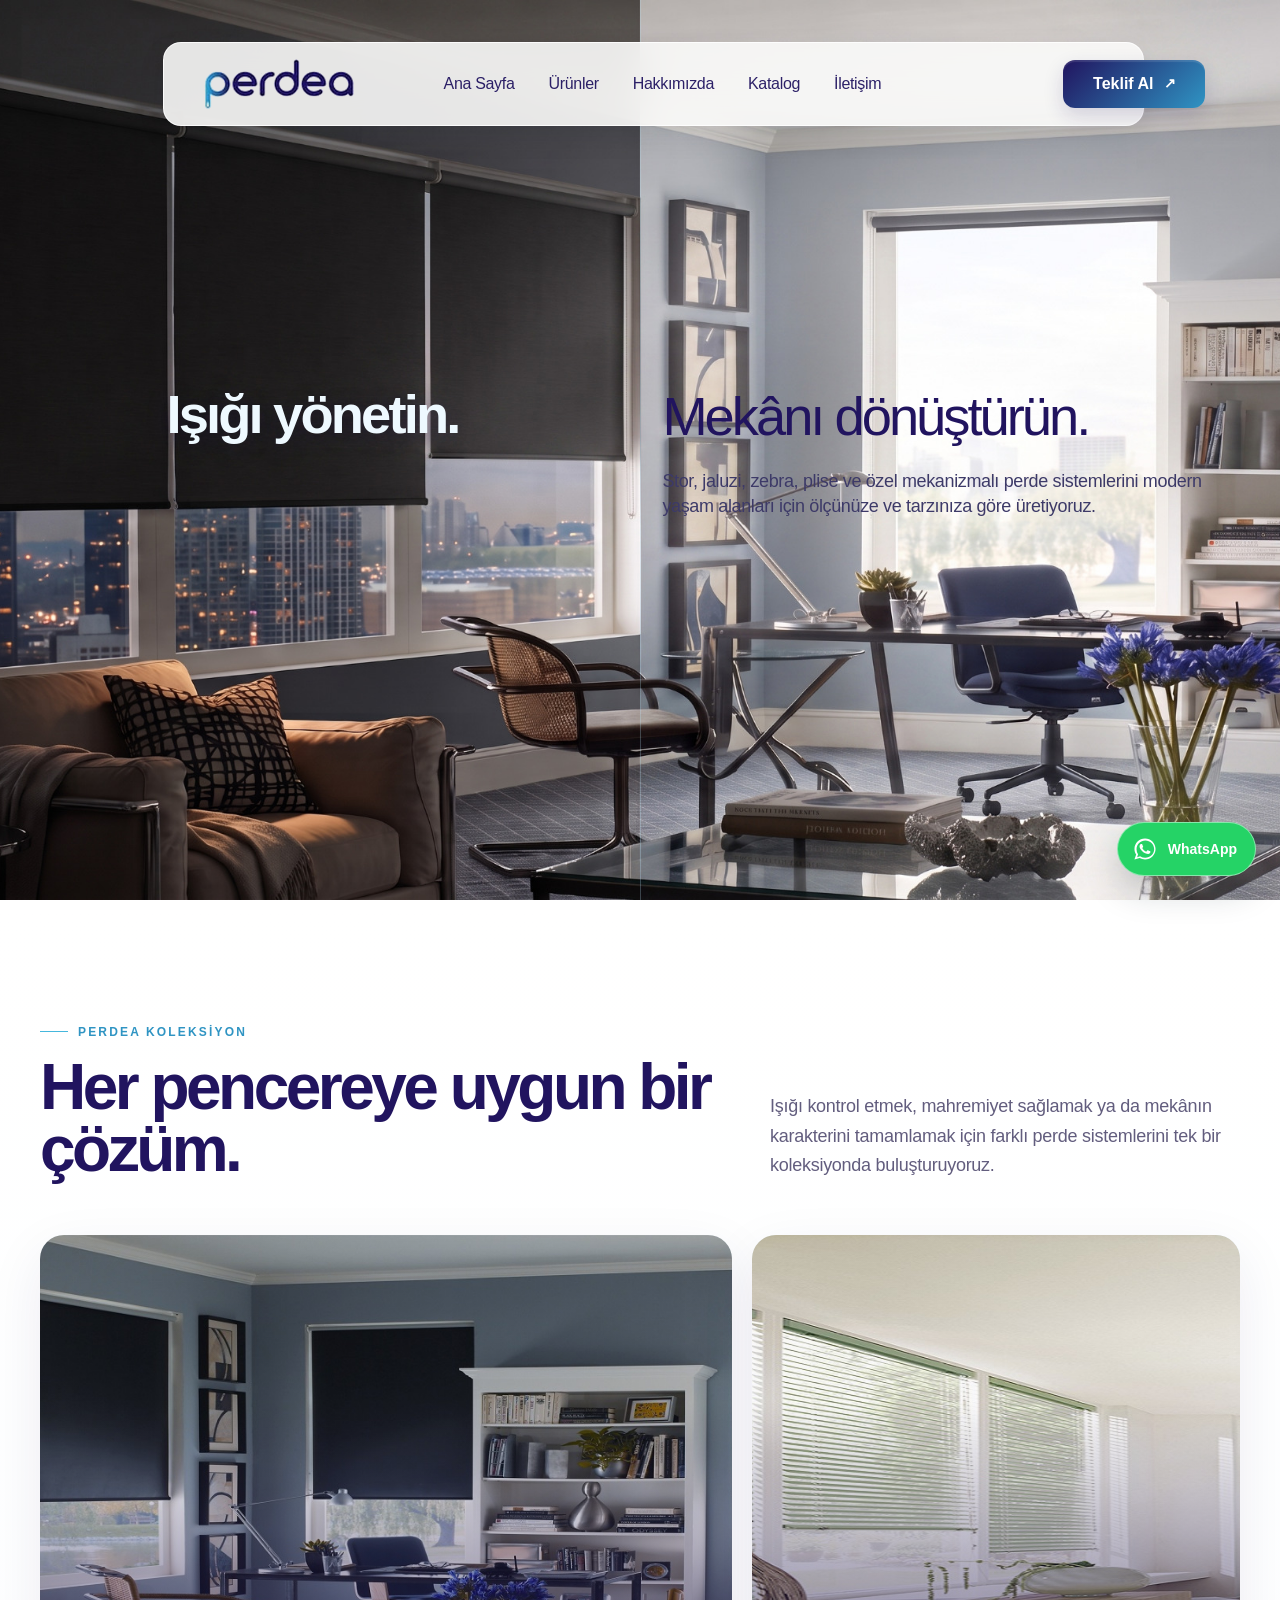
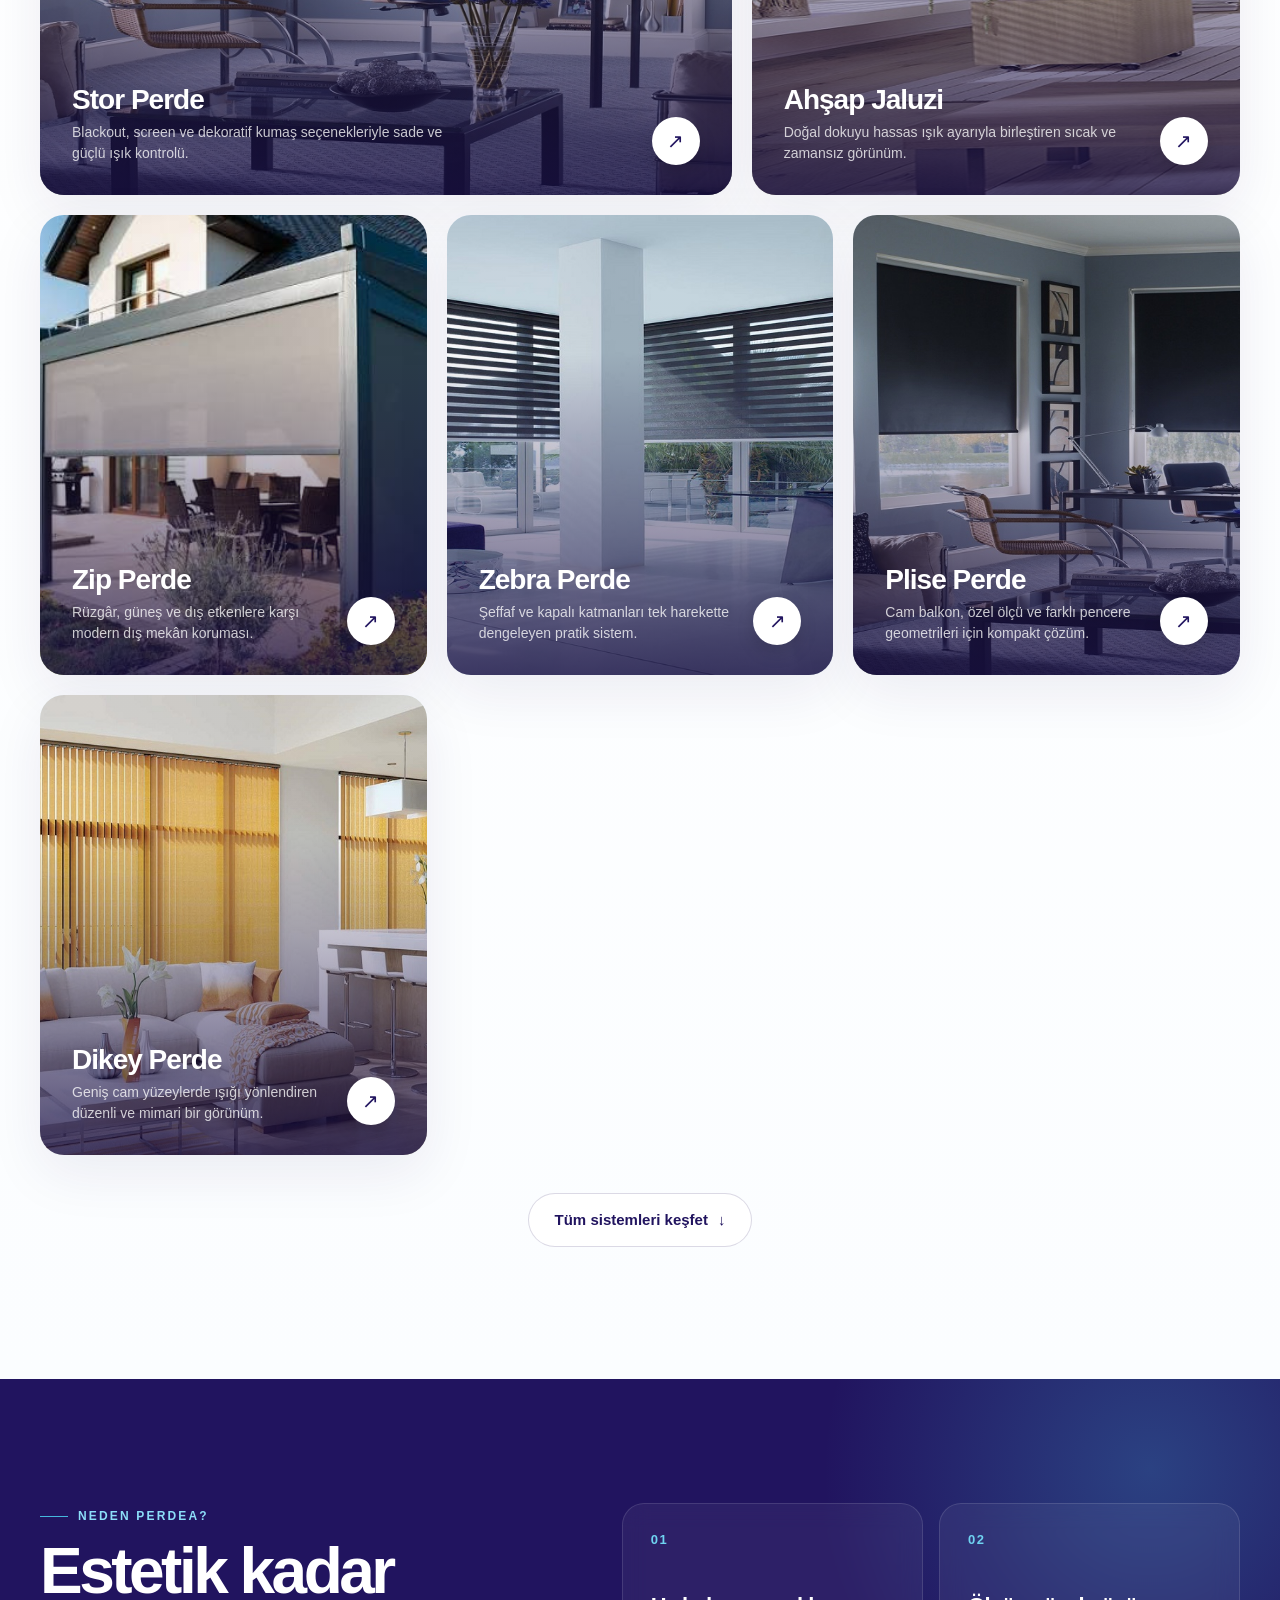
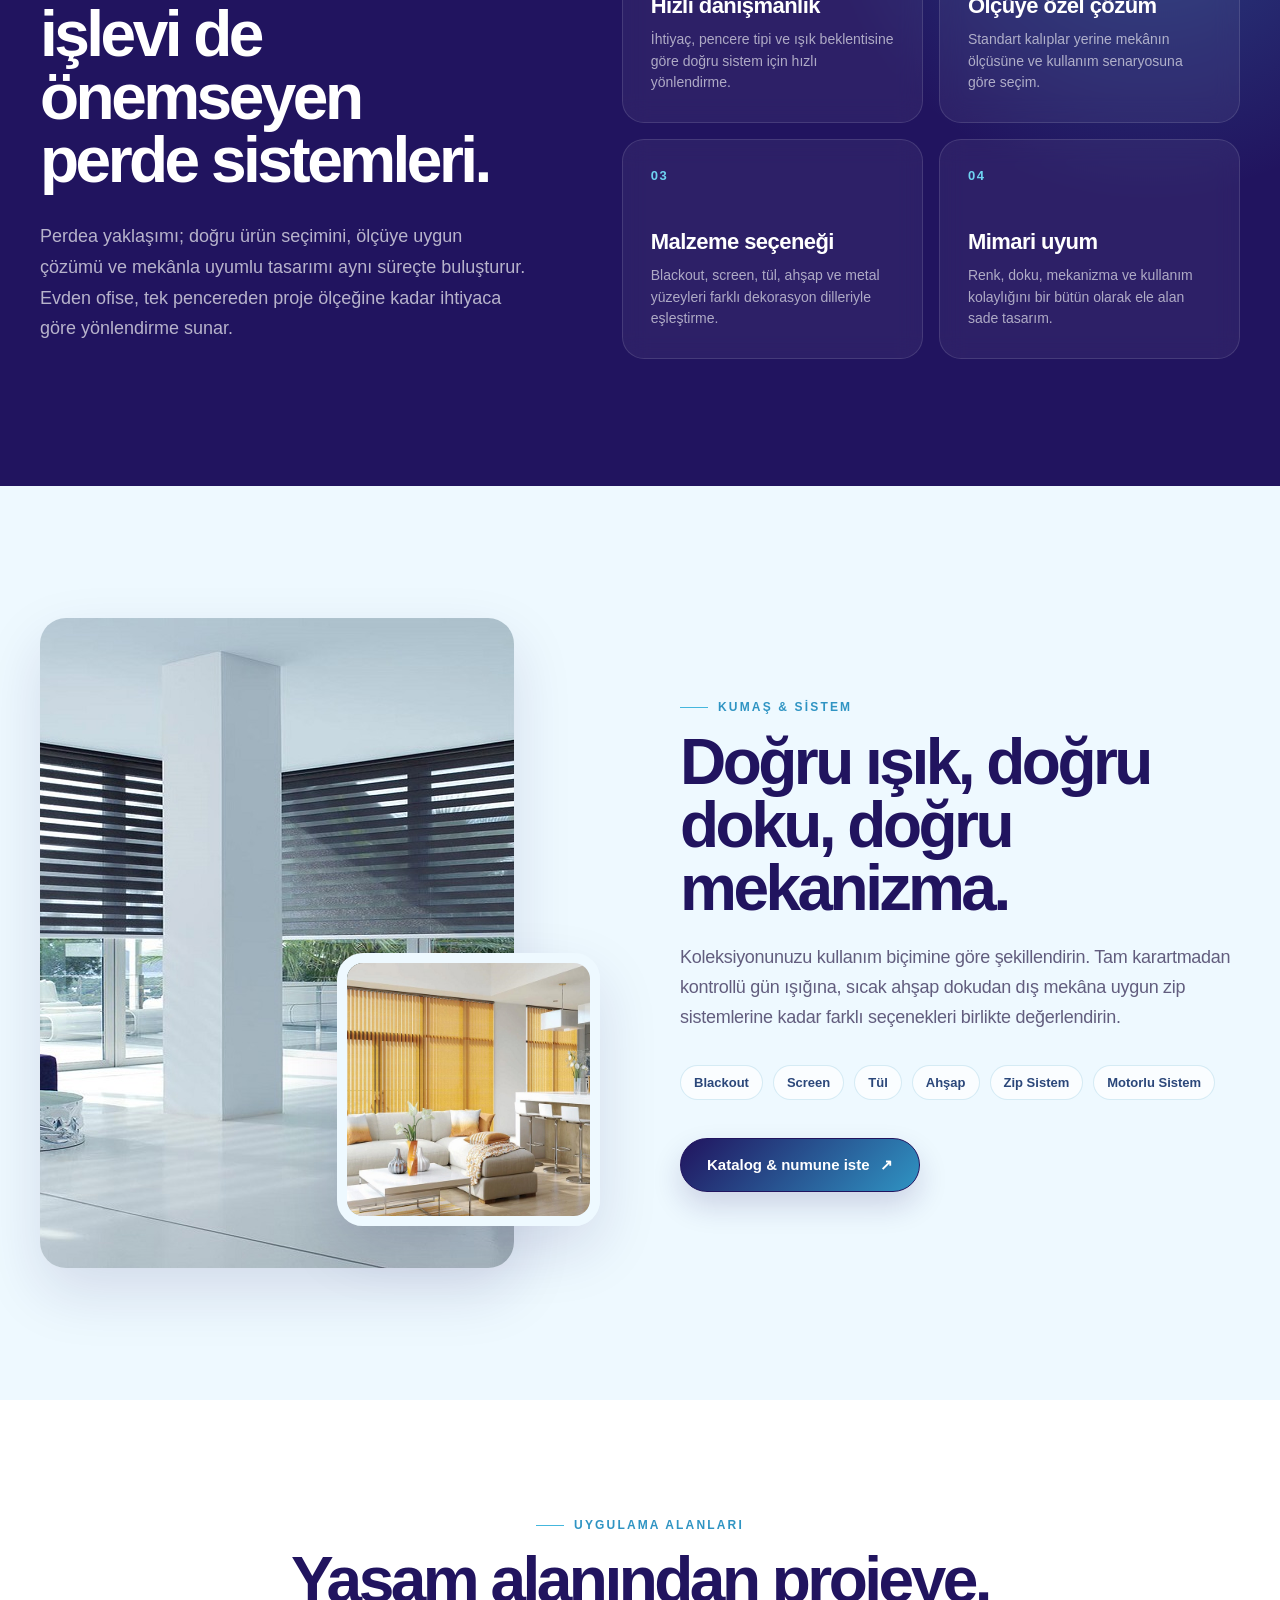
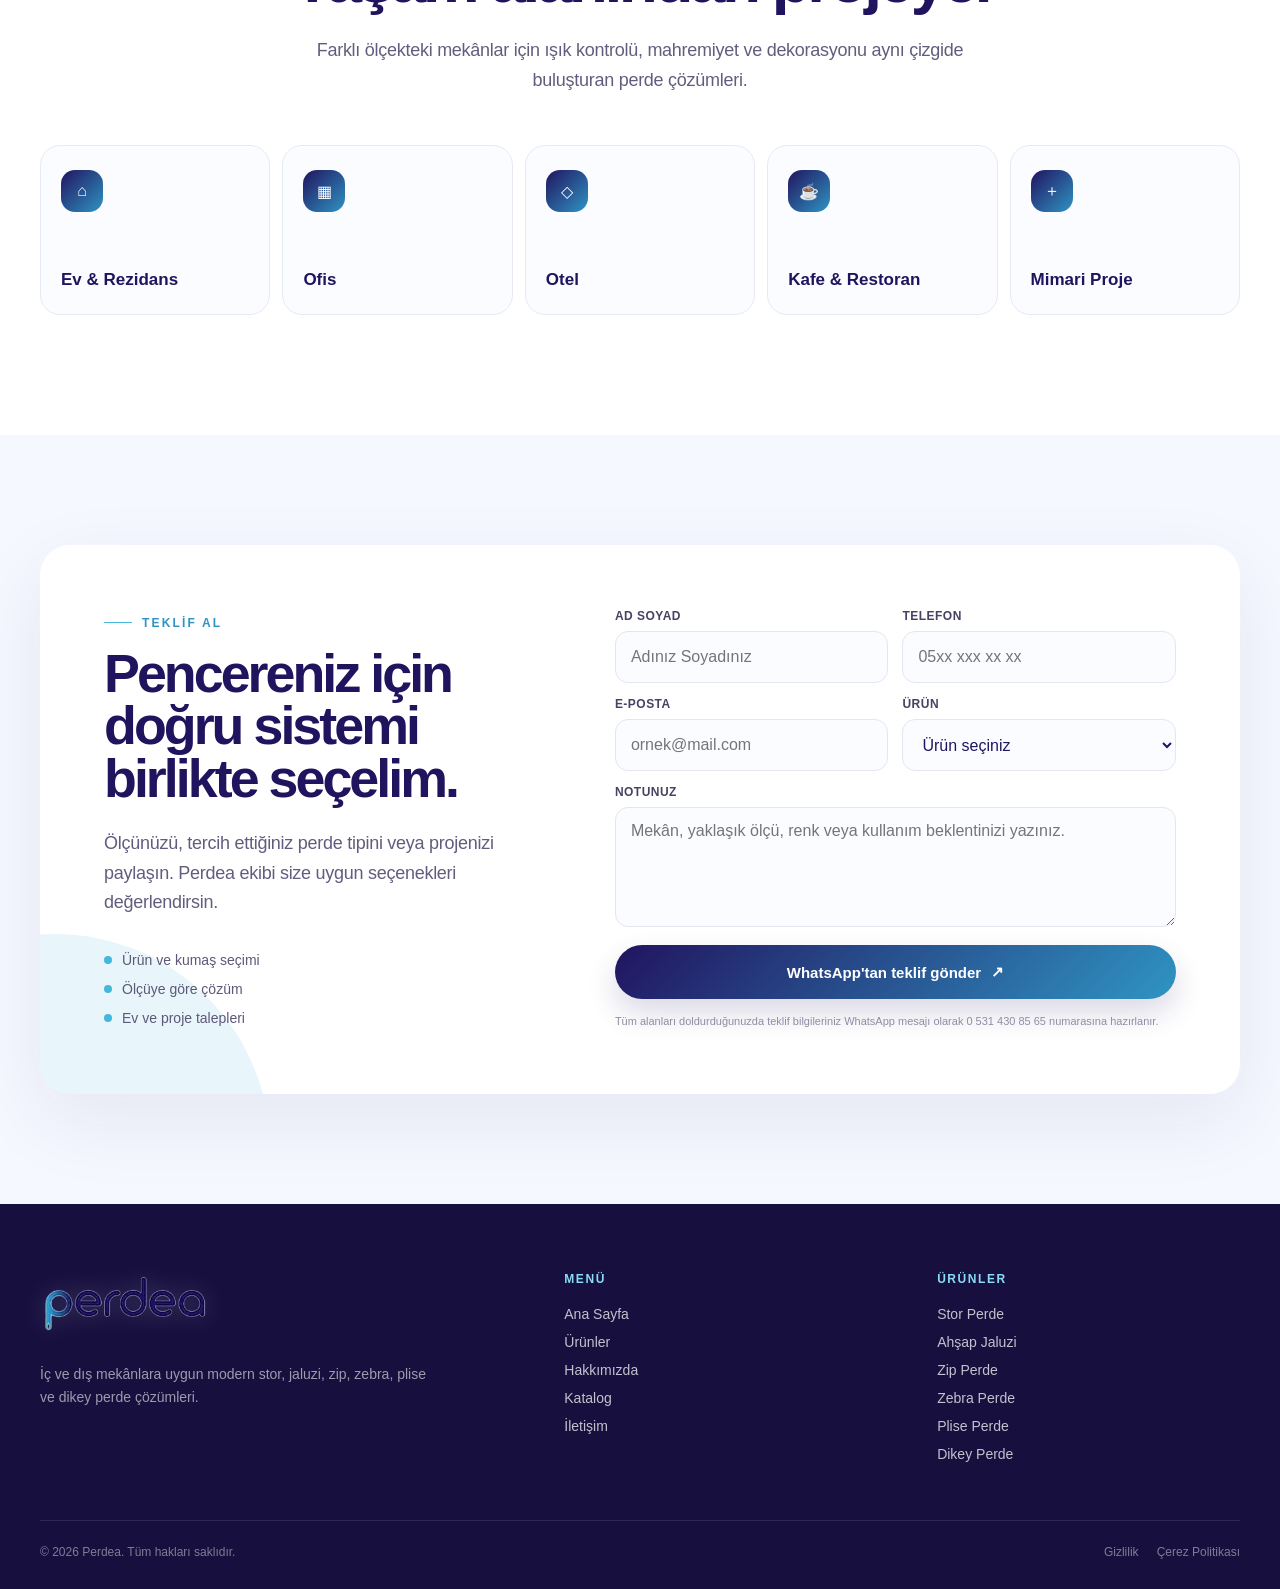
<file: index.html>
<!doctype html>
<html lang="tr">
<head>
  <meta charset="utf-8" />
  <meta name="viewport" content="width=device-width, initial-scale=1" />
  <title>Perdea | Modern Perde Sistemleri</title>
  <meta name="description" content="Perdea stor, jaluzi, zebra, plise ve modern perde sistemleri için ölçünüze ve mekânınıza özel çözümler sunar." />
  <style>
    :root {
      --ink:#21145f;
      --indigo:#21145f;
      --blue:#2f94c3;
      --blue-bright:#45b7dd;
      --ice:#eef9ff;
      --white:#fff;
    }
    * { box-sizing:border-box; }
    html,body { margin:0; min-height:100%; }
    body {
      font-family: Arial, Helvetica, sans-serif;
      background:#17113f;
      color:var(--ink);
      overflow-x:hidden;
    }
    a { color:inherit; text-decoration:none; }
    button,input { font:inherit; }

    .hero {
      position:relative;
      width:100vw;
      height:100vh;
      height:100svh;
      min-height:640px;
      overflow:hidden;
      isolation:isolate;
      background:#111;
    }
    .hero-bg {
      position:absolute;
      inset:0;
      z-index:-2;
      width:100%;
      height:100%;
      object-fit:cover;
      object-position:center center;
      user-select:none;
      pointer-events:none;
    }

    /* The source photo already contains the exact night/day split. */
    .split-line {
      position:absolute;
      z-index:-1;
      left:50%;
      top:0;
      bottom:0;
      width:1px;
      background:rgba(188,231,249,.25);
      pointer-events:none;
    }

    .navbar {
      position:absolute;
      z-index:10;
      left:12.70vw;
      right:10.60vw;
      top:4.64vh;
      min-height:84px;
      padding:0 30px 0 36px;
      display:grid;
      grid-template-columns:260px 1fr 260px;
      align-items:center;
      gap:24px;
      border-radius:18px;
      background:rgba(250,250,249,.90);
      border:1px solid rgba(255,255,255,.84);
      box-shadow:0 10px 28px rgba(15,27,34,.09);
      backdrop-filter:blur(18px) saturate(115%);
      -webkit-backdrop-filter:blur(18px) saturate(115%);
    }
    .logo-link {
      width:190px;
      height:58px;
      display:flex;
      align-items:center;
      justify-content:flex-start;
    }
    .logo-link img {
      display:block;
      width:158px;
      height:auto;
      border-radius:6px;
    }
    .nav-links {
      justify-self:center;
      transform:translateX(-40px);
      display:flex;
      align-items:center;
      gap:34px;
      white-space:nowrap;
      font-size:16px;
      font-weight:400;
      letter-spacing:-.02em;
      color:#241862;
    }
    .nav-links a { opacity:.96; }
    .nav-links a:hover { opacity:.64; }
    .nav-links .mobile-nav-cta { display:none; }
    .nav-actions {
      justify-self:end;
      display:flex;
      align-items:center;
      gap:31px;
      white-space:nowrap;
      font-size:16px;
    }
    .bayi { font-weight:400; }
    .quote-btn {
      display:inline-flex;
      align-items:center;
      justify-content:center;
      gap:10px;
      min-width:142px;
      height:48px;
      padding:0 20px;
      border-radius:12px;
      background:linear-gradient(135deg,#21145f 0%,#2f94c3 100%);
      color:#fff;
      font-weight:600;
      box-shadow:0 2px 1px rgba(255,255,255,.12) inset,0 8px 20px rgba(33,20,95,.16);
    }
    .quote-btn span { font-size:14px; transform:translateY(-1px); }

    .hero-title {
      position:absolute;
      z-index:3;
      margin:0;
      font-family:Arial, Helvetica, sans-serif;
      font-size:clamp(52px,4.24vw,87px);
      line-height:.96;
      font-weight:700;
      letter-spacing:-.052em;
      white-space:nowrap;
    }
    .hero-title.left {
      left:13.0vw;
      top:43.25%;
      color:#eef9ff;
      text-shadow:0 3px 22px rgba(20,12,70,.30);
    }
    .right-copy {
      position:absolute;
      z-index:3;
      left:51.75vw;
      top:43.45%;
      width:43vw;
      max-width:890px;
      color:#21145f;
    }
    .right-copy h1 {
      margin:0;
      font-family:Arial, Helvetica, sans-serif;
      font-size:clamp(52px,4.24vw,87px);
      line-height:.96;
      font-weight:500;
      letter-spacing:-.055em;
      white-space:nowrap;
    }
    .right-copy p {
      margin:26px 0 0;
      max-width:660px;
      font-size:18px;
      line-height:1.36;
      font-weight:400;
      letter-spacing:-.02em;
      color:#3d3a68;
    }

    .advisor {
      position:absolute;
      z-index:6;
      right:4.55vw;
      bottom:6.5vh;
      width:590px;
      max-width:calc(100vw - 36px);
      padding:10px 12px 12px;
      border-radius:16px;
      background:rgba(29,20,82,.86);
      border:1px solid rgba(116,204,236,.18);
      box-shadow:0 18px 38px rgba(24,14,74,.28);
      backdrop-filter:blur(18px);
      -webkit-backdrop-filter:blur(18px);
    }
    .advisor-top {
      min-height:34px;
      padding:0 12px 8px;
      display:flex;
      align-items:center;
      justify-content:space-between;
      color:#fff;
      font-size:14px;
    }
    .advisor-status {
      display:flex;
      align-items:center;
      gap:11px;
    }
    .dot {
      width:9px;
      height:9px;
      border-radius:50%;
      background:#45b7dd;
      box-shadow:0 0 10px rgba(69,183,221,.72);
    }
    .active {
      padding:5px 10px;
      border-radius:999px;
      background:rgba(69,183,221,.18);
      color:#bdeeff;
      font-size:12px;
      line-height:1;
    }
    .advisor-form {
      height:67px;
      display:flex;
      align-items:center;
      gap:10px;
      padding:7px 8px 7px 18px;
      border-radius:13px;
      background:#fff;
      box-shadow:0 3px 12px rgba(0,0,0,.10);
    }
    .advisor-form input {
      flex:1;
      min-width:0;
      height:100%;
      border:0;
      outline:0;
      background:transparent;
      color:#21145f;
      font-size:17px;
      letter-spacing:-.01em;
    }
    .advisor-form input::placeholder { color:#969696; opacity:1; }
    .send {
      width:45px;
      height:45px;
      flex:0 0 45px;
      border:0;
      border-radius:50%;
      display:grid;
      place-items:center;
      cursor:pointer;
      color:#fff;
      background:linear-gradient(135deg,#21145f 0%,#2f94c3 100%);
    }
    .send:hover { filter:brightness(1.12); }
    .send svg { width:18px; height:18px; }

    .toast {
      position:absolute;
      z-index:20;
      right:4.55vw;
      bottom:calc(6.5vh + 150px);
      padding:11px 14px;
      color:#fff;
      background:rgba(33,20,95,.94);
      border:1px solid rgba(255,255,255,.16);
      border-radius:10px;
      font-size:13px;
      opacity:0;
      transform:translateY(5px);
      pointer-events:none;
    }
    .toast.show { opacity:1; transform:none; }

    .mobile-toggle { display:none; }

    @media (max-width:1200px) {
      .navbar {
        left:5vw;
        right:5vw;
        grid-template-columns:190px 1fr 180px;
        padding-left:24px;
      }
      .nav-links { gap:22px; font-size:14px; }
      .nav-actions { gap:16px; font-size:14px; }
      .quote-btn { min-width:118px; }
      .hero-title.left { left:6vw; }
      .right-copy { left:52vw; width:45vw; }
      .advisor { right:3vw; width:520px; }
    }

    @media (max-width:1050px) {
      .hero { min-height:760px; }
      .hero-bg { object-position:center center; }
      .split-line { display:none; }
      .navbar {
        top:18px;
        left:18px;
        right:18px;
        min-height:66px;
        grid-template-columns:1fr auto;
        padding:0 14px 0 18px;
        border-radius:14px;
      }
      .logo-link { width:145px; height:48px; }
      .logo-link img { width:132px; }
      .nav-links {
        position:absolute;
        top:calc(100% + 8px);
        left:0;
        right:0;
        transform:none;
        justify-self:stretch;
        display:none;
        flex-direction:column;
        align-items:stretch;
        gap:4px;
        padding:10px;
        border:1px solid rgba(255,255,255,.84);
        border-radius:14px;
        background:rgba(250,250,249,.97);
        box-shadow:0 18px 42px rgba(15,27,34,.18);
        backdrop-filter:blur(18px);
        -webkit-backdrop-filter:blur(18px);
      }
      .nav-links.open { display:flex; }
      .nav-links a {
        min-height:44px;
        padding:0 12px;
        display:flex;
        align-items:center;
        border-radius:9px;
      }
      .nav-links a:hover { background:rgba(33,20,95,.07); opacity:1; }
      .nav-actions .bayi { display:none; }
      .nav-actions { justify-self:end; gap:8px; }
      .quote-btn { height:42px; min-width:105px; font-size:13px; border-radius:10px; }
      .mobile-toggle {
        display:grid;
        place-items:center;
        width:42px;
        height:42px;
        border:0;
        border-radius:10px;
        background:rgba(33,20,95,.08);
        color:#21145f;
        cursor:pointer;
      }
      .hero-title.left {
        left:22px;
        top:31%;
        font-size:clamp(44px,12vw,68px);
        white-space:normal;
      }
      .right-copy {
        left:22px;
        top:47%;
        right:22px;
        width:auto;
        max-width:none;
        padding:20px;
        border-radius:16px;
        background:rgba(255,255,255,.76);
        backdrop-filter:blur(9px);
      }
      .right-copy h1 {
        font-size:clamp(40px,10.8vw,64px);
        white-space:normal;
      }
      .right-copy p { margin-top:16px; font-size:16px; max-width:600px; }
      .advisor {
        left:18px;
        right:18px;
        bottom:20px;
        width:auto;
      }
      .advisor-form input { font-size:15px; }
    }

    @media (max-width:480px) {
      .hero { min-height:720px; }
      .navbar { left:12px; right:12px; top:12px; padding-left:14px; }
      .logo-link { width:132px; }
      .logo-link img { width:124px; }
      .quote-btn { display:none; }
      .nav-links .mobile-nav-cta {
        display:flex;
        justify-content:center;
        margin-top:4px;
        color:#fff;
        background:linear-gradient(135deg,#21145f 0%,#2f94c3 100%);
        font-weight:700;
      }
      .nav-links .mobile-nav-cta:hover { color:#fff; background:linear-gradient(135deg,#21145f 0%,#2f94c3 100%); }
      .hero-title.left {
        left:18px;
        right:18px;
        top:29%;
        font-size:clamp(38px,11.5vw,50px);
      }
      .right-copy {
        left:14px;
        right:14px;
        top:44%;
        padding:18px;
      }
      .right-copy h1 { font-size:clamp(34px,10.5vw,46px); }
      .right-copy p { font-size:15px; line-height:1.45; }
    }


    /* =========================================================
       BANNER SONRASI — PERDEA İÇERİK ALANLARI
       Mevcut hero/navbar stilleri değiştirilmemiştir.
       ========================================================= */
    html { scroll-behavior:smooth; }
    .site-content {
      background:#fff;
      color:#21145f;
    }
    .section-shell {
      width:min(1440px, calc(100% - 80px));
      margin:0 auto;
    }
    .section-kicker {
      display:inline-flex;
      align-items:center;
      gap:10px;
      margin-bottom:18px;
      color:#2f94c3;
      font-size:12px;
      line-height:1;
      font-weight:700;
      letter-spacing:.18em;
      text-transform:uppercase;
    }
    .section-kicker::before {
      content:"";
      width:28px;
      height:1px;
      background:#45b7dd;
    }
    .section-title {
      margin:0;
      max-width:820px;
      color:#21145f;
      font-size:clamp(42px,5vw,76px);
      line-height:.98;
      font-weight:600;
      letter-spacing:-.055em;
    }
    .section-intro {
      max-width:650px;
      margin:24px 0 0;
      color:#625d7e;
      font-size:18px;
      line-height:1.65;
      letter-spacing:-.015em;
    }

    /* Ürünler */
    .products-section {
      padding:118px 0 132px;
      background:linear-gradient(180deg,#ffffff 0%,#fbfdff 100%);
    }
    .products-head {
      display:flex;
      align-items:flex-end;
      justify-content:space-between;
      gap:50px;
      margin-bottom:54px;
    }
    .products-head .section-intro { margin:0; max-width:470px; }
    .product-grid {
      display:grid;
      grid-template-columns:repeat(12,1fr);
      gap:20px;
    }
    .product-card {
      position:relative;
      display:block;
      min-height:460px;
      overflow:hidden;
      border-radius:24px;
      background:#eaf5fb;
      isolation:isolate;
      box-shadow:0 18px 55px rgba(33,20,95,.08);
    }
    .product-card.large { grid-column:span 7; min-height:560px; }
    .product-card.small { grid-column:span 5; min-height:560px; }
    .product-card.third { grid-column:span 4; }
    .product-card img {
      position:absolute;
      inset:0;
      width:100%;
      height:100%;
      object-fit:cover;
      z-index:-2;
      transform:scale(1.002);
      transition:transform .7s cubic-bezier(.2,.7,.2,1);
    }
    .product-card:hover img { transform:scale(1.045); }
    .product-card::after {
      content:"";
      position:absolute;
      inset:0;
      z-index:-1;
      background:linear-gradient(180deg,rgba(18,13,56,.02) 30%,rgba(24,15,68,.78) 100%);
    }
    .product-card-copy {
      position:absolute;
      left:0;
      right:0;
      bottom:0;
      padding:30px 32px;
      display:flex;
      align-items:flex-end;
      justify-content:space-between;
      gap:20px;
      color:#fff;
    }
    .product-card h3 {
      margin:0 0 7px;
      font-size:28px;
      line-height:1.05;
      font-weight:600;
      letter-spacing:-.035em;
    }
    .product-card p {
      margin:0;
      max-width:390px;
      color:rgba(255,255,255,.77);
      font-size:14px;
      line-height:1.55;
    }
    .card-arrow {
      width:48px;
      height:48px;
      flex:0 0 48px;
      border-radius:50%;
      display:grid;
      place-items:center;
      color:#21145f;
      background:#fff;
      font-size:20px;
      box-shadow:0 8px 18px rgba(0,0,0,.13);
    }
    .products-more {
      margin-top:38px;
      display:flex;
      justify-content:center;
    }
    .outline-button,.solid-button {
      min-height:54px;
      padding:0 26px;
      border-radius:999px;
      display:inline-flex;
      align-items:center;
      justify-content:center;
      gap:10px;
      font-size:15px;
      font-weight:600;
    }
    .outline-button {
      border:1px solid rgba(33,20,95,.16);
      color:#21145f;
      background:#fff;
    }
    .solid-button {
      border:1px solid #21145f;
      color:#fff;
      background:linear-gradient(135deg,#21145f 0%,#2f94c3 100%);
      box-shadow:0 14px 30px rgba(33,20,95,.16);
    }

    /* Marka / neden Perdea */
    .about-section {
      position:relative;
      overflow:hidden;
      padding:124px 0;
      background:#21145f;
      color:#fff;
    }
    .about-section::before {
      content:"";
      position:absolute;
      width:680px;
      height:680px;
      right:-210px;
      top:-250px;
      border-radius:50%;
      background:radial-gradient(circle,rgba(69,183,221,.28) 0%,rgba(69,183,221,0) 68%);
    }
    .about-layout {
      position:relative;
      display:grid;
      grid-template-columns:.88fr 1.12fr;
      gap:96px;
      align-items:start;
    }
    .about-section .section-kicker { color:#8cdef8; }
    .about-section .section-title { color:#fff; max-width:560px; }
    .about-copy {
      margin-top:30px;
      max-width:570px;
      color:rgba(255,255,255,.68);
      font-size:18px;
      line-height:1.7;
    }
    .feature-grid {
      display:grid;
      grid-template-columns:repeat(2,1fr);
      gap:16px;
    }
    .feature-card {
      min-height:205px;
      padding:28px;
      border-radius:22px;
      border:1px solid rgba(255,255,255,.12);
      background:rgba(255,255,255,.055);
      backdrop-filter:blur(12px);
    }
    .feature-number {
      margin-bottom:46px;
      color:#6fd3f1;
      font-size:13px;
      font-weight:700;
      letter-spacing:.12em;
    }
    .feature-card h3 {
      margin:0 0 10px;
      font-size:22px;
      font-weight:600;
      letter-spacing:-.025em;
    }
    .feature-card p {
      margin:0;
      color:rgba(255,255,255,.62);
      font-size:14px;
      line-height:1.55;
    }

    /* Katalog / materyal */
    .catalogue-section {
      padding:132px 0;
      background:#eef9ff;
    }
    .catalogue-layout {
      display:grid;
      grid-template-columns:1fr 1fr;
      gap:80px;
      align-items:center;
    }
    .catalogue-collage {
      position:relative;
      height:650px;
    }
    .catalogue-collage .photo-main,
    .catalogue-collage .photo-float {
      position:absolute;
      overflow:hidden;
      border-radius:26px;
      box-shadow:0 24px 60px rgba(33,20,95,.13);
    }
    .photo-main { inset:0 86px 0 0; }
    .photo-float { width:47%; height:42%; right:0; bottom:42px; border:10px solid #eef9ff; }
    .catalogue-collage img { width:100%; height:100%; object-fit:cover; display:block; }
    .catalogue-copy .section-title { max-width:620px; }
    .material-tags {
      display:flex;
      flex-wrap:wrap;
      gap:10px;
      margin:32px 0 38px;
    }
    .material-tags span {
      padding:9px 13px;
      border-radius:999px;
      border:1px solid rgba(47,148,195,.18);
      color:#2b477a;
      background:rgba(255,255,255,.68);
      font-size:13px;
      font-weight:600;
    }

    /* Kullanım alanları */
    .use-section {
      padding:112px 0 120px;
      background:#fff;
    }
    .use-head {
      text-align:center;
      max-width:900px;
      margin:0 auto 50px;
    }
    .use-head .section-kicker { justify-content:center; }
    .use-head .section-title { margin:0 auto; }
    .use-head .section-intro { margin:24px auto 0; }
    .use-grid {
      display:grid;
      grid-template-columns:repeat(5,1fr);
      gap:12px;
    }
    .use-card {
      min-height:170px;
      padding:24px 20px;
      display:flex;
      flex-direction:column;
      justify-content:space-between;
      border-radius:20px;
      border:1px solid #e7eaf4;
      background:#fbfcff;
    }
    .use-icon {
      width:42px;
      height:42px;
      display:grid;
      place-items:center;
      border-radius:14px;
      color:#fff;
      background:linear-gradient(135deg,#21145f,#2f94c3);
    }
    .use-card h3 { margin:24px 0 0; font-size:17px; font-weight:600; }

    /* İletişim / teklif */
    .contact-section {
      padding:110px 0;
      background:#f5f8ff;
    }
    .contact-panel {
      position:relative;
      overflow:hidden;
      display:grid;
      grid-template-columns:.88fr 1.12fr;
      gap:70px;
      padding:64px;
      border-radius:30px;
      background:#fff;
      box-shadow:0 26px 80px rgba(33,20,95,.08);
    }
    .products-head > *,
    .about-layout > *,
    .catalogue-layout > *,
    .contact-panel > *,
    .quote-form > * { min-width:0; }
    .contact-panel::after {
      content:"";
      position:absolute;
      width:430px;
      height:430px;
      left:-200px;
      bottom:-270px;
      border-radius:50%;
      background:rgba(69,183,221,.12);
    }
    .contact-copy { position:relative; z-index:1; }
    .contact-copy .section-title { font-size:clamp(42px,4.2vw,66px); }
    .contact-points {
      display:grid;
      gap:13px;
      margin-top:34px;
      color:#5d5878;
      font-size:14px;
    }
    .contact-points span { display:flex; align-items:center; gap:10px; }
    .contact-points i {
      width:8px;
      height:8px;
      border-radius:50%;
      background:#45b7dd;
    }
    .quote-form {
      display:grid;
      grid-template-columns:1fr 1fr;
      gap:14px;
    }
    .form-field {
      display:flex;
      flex-direction:column;
      gap:8px;
    }
    .form-field.full { grid-column:1/-1; }
    .form-field label {
      color:#474262;
      font-size:12px;
      font-weight:700;
      letter-spacing:.04em;
    }
    .form-field input,.form-field select,.form-field textarea {
      width:100%;
      border:1px solid #e3e6ef;
      outline:0;
      border-radius:13px;
      background:#fbfcff;
      color:#21145f;
      font:inherit;
      font-size:16px;
    }
    .form-field input,.form-field select { height:52px; padding:0 15px; }
    .form-field textarea { min-height:120px; padding:14px 15px; resize:vertical; }
    .form-field input:focus,.form-field select:focus,.form-field textarea:focus {
      border-color:#45b7dd;
      box-shadow:0 0 0 3px rgba(69,183,221,.11);
    }
    .form-submit { grid-column:1/-1; margin-top:4px; border:0; cursor:pointer; }
    .form-note { grid-column:1/-1; margin:0; color:#918ca3; font-size:11px; line-height:1.5; }

    /* Footer */
    .site-footer {
      padding:68px 0 30px;
      background:#17103f;
      color:#fff;
    }
    .footer-top {
      display:grid;
      grid-template-columns:1.2fr .8fr .8fr;
      gap:70px;
      padding-bottom:58px;
    }
    .footer-brand img {
      width:170px;
      height:auto;
      padding:0;
      border-radius:0;
      background:transparent;
      filter:drop-shadow(0 0 12px rgba(255,255,255,.16));
    }
    .footer-brand p {
      max-width:390px;
      margin:24px 0 0;
      color:rgba(255,255,255,.58);
      font-size:14px;
      line-height:1.7;
    }
    .footer-col h4 {
      margin:0 0 20px;
      color:#8adbf4;
      font-size:12px;
      letter-spacing:.13em;
      text-transform:uppercase;
    }
    .footer-links { display:grid; gap:12px; }
    .footer-links a { color:rgba(255,255,255,.74); font-size:14px; }
    .footer-links a:hover { color:#fff; }
    .footer-bottom {
      padding-top:24px;
      display:flex;
      align-items:center;
      justify-content:space-between;
      gap:20px;
      border-top:1px solid rgba(255,255,255,.10);
      color:rgba(255,255,255,.45);
      font-size:12px;
    }
    .footer-mini-links { display:flex; gap:18px; }

    .content-toast {
      position:fixed;
      z-index:999;
      left:50%;
      bottom:calc(24px + env(safe-area-inset-bottom));
      width:max-content;
      max-width:calc(100vw - 32px);
      text-align:center;
      transform:translate(-50%,20px);
      padding:13px 17px;
      border-radius:999px;
      color:#fff;
      background:#21145f;
      box-shadow:0 15px 38px rgba(33,20,95,.25);
      opacity:0;
      pointer-events:none;
      transition:.25s ease;
      font-size:13px;
    }
    .content-toast.show { opacity:1; transform:translate(-50%,0); }

    @media (max-width:1000px) {
      .section-shell { width:min(100% - 40px, 1440px); }
      .products-section,.about-section,.catalogue-section,.use-section,.contact-section { padding-top:90px; padding-bottom:90px; }
      .products-head { align-items:flex-start; flex-direction:column; margin-bottom:38px; }
      .product-card.large,.product-card.small,.product-card.third { grid-column:span 6; min-height:450px; }
      .about-layout,.catalogue-layout,.contact-panel { grid-template-columns:1fr; gap:50px; }
      .catalogue-collage { height:560px; }
      .use-grid { grid-template-columns:repeat(3,1fr); }
      .footer-top { grid-template-columns:1.2fr 1fr 1fr; gap:38px; }
    }
    @media (max-width:680px) {
      .section-shell { width:calc(100% - 36px); }
      .products-section,.about-section,.catalogue-section,.use-section,.contact-section { padding-top:72px; padding-bottom:72px; }
      .section-title { font-size:clamp(34px,10.8vw,50px); }
      .section-intro { font-size:16px; }
      .product-grid { display:block; }
      .product-card.large,.product-card.small,.product-card.third { min-height:410px; margin-bottom:14px; }
      .product-card-copy { padding:24px; }
      .feature-grid { grid-template-columns:1fr; }
      .feature-card { min-height:180px; }
      .catalogue-layout { gap:38px; }
      .catalogue-collage { height:430px; }
      .photo-main { inset:0 48px 0 0; }
      .photo-float { width:52%; height:38%; bottom:26px; border-width:7px; }
      .use-grid { grid-template-columns:1fr 1fr; }
      .use-card { min-height:145px; }
      .contact-panel { padding:32px 22px; border-radius:22px; gap:38px; }
      .quote-form { grid-template-columns:1fr; }
      .form-field.full,.form-submit,.form-note { grid-column:auto; }
      .footer-top { grid-template-columns:1fr; gap:36px; }
      .footer-bottom { flex-direction:column; align-items:flex-start; }
    }
    @media (max-width:420px) {
      .section-shell { width:calc(100% - 28px); }
      .product-card.large,.product-card.small,.product-card.third { min-height:360px; }
      .product-card-copy { padding:20px; gap:14px; }
      .product-card h3 { font-size:25px; }
      .card-arrow { width:44px; height:44px; flex-basis:44px; }
      .catalogue-collage { height:370px; }
      .use-grid { grid-template-columns:repeat(2,minmax(0,1fr)); gap:10px; }
      .use-card { min-height:130px; padding:18px 16px; }
      .use-card h3 { font-size:15px; }
      .solid-button,.outline-button { width:100%; padding-left:18px; padding-right:18px; text-align:center; }
    }


    /* FLOATING WHATSAPP */
    .whatsapp-float {
      position: fixed;
      right: 24px;
      bottom: calc(24px + env(safe-area-inset-bottom));
      z-index: 1000;
      display: inline-flex;
      align-items: center;
      gap: 10px;
      min-height: 54px;
      padding: 0 18px 0 14px;
      border-radius: 999px;
      background: #25D366;
      color: #fff;
      font-weight: 700;
      font-size: 14px;
      box-shadow: 0 14px 34px rgba(18, 39, 52, .22);
      border: 1px solid rgba(255,255,255,.45);
      transition: transform .2s ease, box-shadow .2s ease, background .2s ease, opacity .2s ease;
    }
    .whatsapp-float:hover {
      transform: translateY(-2px);
      background: #20bd5a;
      box-shadow: 0 18px 38px rgba(18, 39, 52, .28);
    }
    .whatsapp-float svg { width: 26px; height: 26px; flex: 0 0 26px; }
    .whatsapp-float.is-hidden { opacity:0; transform:translateY(12px); pointer-events:none; }
    @media (max-width: 640px) {
      .whatsapp-float {
        right: 16px;
        bottom: calc(16px + env(safe-area-inset-bottom));
        width: 50px;
        min-height: 50px;
        padding: 0;
        justify-content: center;
      }
      .whatsapp-float span { display:none; }
    }

  </style>
</head>
<body>
  <main class="hero" id="ana-sayfa">
    <img class="hero-bg" src="assets/hero-background.jpeg" alt="Perdea stor perde uygulamalı modern iç mekân" />
    <div class="split-line" aria-hidden="true"></div>

    <nav class="navbar" aria-label="Ana menü">
      <a class="logo-link" href="#ana-sayfa" aria-label="Perdea ana sayfa">
        <img src="assets/perdea-logo.png" alt="Perdea" />
      </a>

      <div class="nav-links" id="main-navigation">
        <a href="#ana-sayfa">Ana Sayfa</a>
        <a href="#urunler">Ürünler</a>
        <a href="#hakkimizda">Hakkımızda</a>
        <a href="#katalog">Katalog</a>
        <a href="iletisim/">İletişim</a>
        <a class="mobile-nav-cta" href="#iletisim">Teklif Al <span>↗</span></a>
      </div>

      <div class="nav-actions">
        <a class="quote-btn" href="#iletisim">Teklif Al <span>↗</span></a>
        <button class="mobile-toggle" type="button" aria-label="Menüyü aç" aria-expanded="false" aria-controls="main-navigation">☰</button>
      </div>
    </nav>

    <h1 class="hero-title left">Işığı yönetin.</h1>

    <div class="right-copy">
      <h1>Mekânı dönüştürün.</h1>
      <p>Stor, jaluzi, zebra, plise ve özel mekanizmalı perde sistemlerini modern yaşam alanları için ölçünüze ve tarzınıza göre üretiyoruz.</p>
    </div>
  </main>

  <div class="site-content">
    <section class="products-section" id="urunler">
      <div class="section-shell">
        <div class="products-head">
          <div>
            <span class="section-kicker">Perdea Koleksiyon</span>
            <h2 class="section-title">Her pencereye uygun bir çözüm.</h2>
          </div>
          <p class="section-intro">Işığı kontrol etmek, mahremiyet sağlamak ya da mekânın karakterini tamamlamak için farklı perde sistemlerini tek bir koleksiyonda buluşturuyoruz.</p>
        </div>

        <div class="product-grid">
          <a class="product-card large" href="stor-perde/" aria-label="Stor perde ürün sayfasını incele">
            <img src="assets/stor.jpg" alt="Modern iç mekânda stor perde" />
            <div class="product-card-copy">
              <div><h3>Stor Perde</h3><p>Blackout, screen ve dekoratif kumaş seçenekleriyle sade ve güçlü ışık kontrolü.</p></div>
              <span class="card-arrow">↗</span>
            </div>
          </a>
          <a class="product-card small" href="ahsap-jaluzi-perde/" aria-label="Ahşap jaluzi perde ürün sayfasını incele">
            <img src="assets/jaluzi.jpg" alt="Modern iç mekânda jaluzi perde" />
            <div class="product-card-copy">
              <div><h3>Ahşap Jaluzi</h3><p>Doğal dokuyu hassas ışık ayarıyla birleştiren sıcak ve zamansız görünüm.</p></div>
              <span class="card-arrow">↗</span>
            </div>
          </a>
          <a class="product-card third" href="zip-perde/" aria-label="Zip perde ürün sayfasını incele">
            <img src="assets/zip-perde.jpg" alt="Pergolada uygulanan Zip Perde sistemi" />
            <div class="product-card-copy">
              <div><h3>Zip Perde</h3><p>Rüzgâr, güneş ve dış etkenlere karşı modern dış mekân koruması.</p></div>
              <span class="card-arrow">↗</span>
            </div>
          </a>
          <a class="product-card third" href="zebra-perde/" aria-label="Zebra perde ürün sayfasını incele">
            <img src="assets/zebra.jpg" alt="Zebra perde uygulaması" />
            <div class="product-card-copy">
              <div><h3>Zebra Perde</h3><p>Şeffaf ve kapalı katmanları tek harekette dengeleyen pratik sistem.</p></div>
              <span class="card-arrow">↗</span>
            </div>
          </a>
          <a class="product-card third" href="plise-perde/" aria-label="Plise perde ürün sayfasını incele">
            <img src="assets/stor.jpg" alt="Pencere gölgelendirme sistemi" style="object-position:24% center" />
            <div class="product-card-copy">
              <div><h3>Plise Perde</h3><p>Cam balkon, özel ölçü ve farklı pencere geometrileri için kompakt çözüm.</p></div>
              <span class="card-arrow">↗</span>
            </div>
          </a>
          <a class="product-card third" href="dikey-perde/" aria-label="Dikey perde ürün sayfasını incele">
            <img src="assets/dikey.jpg" alt="Dikey perde uygulaması" />
            <div class="product-card-copy">
              <div><h3>Dikey Perde</h3><p>Geniş cam yüzeylerde ışığı yönlendiren düzenli ve mimari bir görünüm.</p></div>
              <span class="card-arrow">↗</span>
            </div>
          </a>
        </div>

        <div class="products-more"><a class="outline-button" href="#katalog">Tüm sistemleri keşfet <span>↓</span></a></div>
      </div>
    </section>

    <section class="about-section" id="hakkimizda">
      <div class="section-shell about-layout">
        <div>
          <span class="section-kicker">Neden Perdea?</span>
          <h2 class="section-title">Estetik kadar işlevi de önemseyen perde sistemleri.</h2>
          <p class="about-copy">Perdea yaklaşımı; doğru ürün seçimini, ölçüye uygun çözümü ve mekânla uyumlu tasarımı aynı süreçte buluşturur. Evden ofise, tek pencereden proje ölçeğine kadar ihtiyaca göre yönlendirme sunar.</p>
        </div>
        <div class="feature-grid">
          <article class="feature-card"><div class="feature-number">01</div><h3>Hızlı danışmanlık</h3><p>İhtiyaç, pencere tipi ve ışık beklentisine göre doğru sistem için hızlı yönlendirme.</p></article>
          <article class="feature-card"><div class="feature-number">02</div><h3>Ölçüye özel çözüm</h3><p>Standart kalıplar yerine mekânın ölçüsüne ve kullanım senaryosuna göre seçim.</p></article>
          <article class="feature-card"><div class="feature-number">03</div><h3>Malzeme seçeneği</h3><p>Blackout, screen, tül, ahşap ve metal yüzeyleri farklı dekorasyon dilleriyle eşleştirme.</p></article>
          <article class="feature-card"><div class="feature-number">04</div><h3>Mimari uyum</h3><p>Renk, doku, mekanizma ve kullanım kolaylığını bir bütün olarak ele alan sade tasarım.</p></article>
        </div>
      </div>
    </section>

    <section class="catalogue-section" id="katalog">
      <div class="section-shell catalogue-layout">
        <div class="catalogue-collage" aria-label="Perdea ürün uygulamaları">
          <div class="photo-main"><img src="assets/zebra.jpg" alt="Perdea dekoratif perde koleksiyonu" /></div>
          <div class="photo-float"><img src="assets/dikey.jpg" alt="Perdea dikey perde detayı" /></div>
        </div>
        <div class="catalogue-copy">
          <span class="section-kicker">Kumaş & Sistem</span>
          <h2 class="section-title">Doğru ışık, doğru doku, doğru mekanizma.</h2>
          <p class="section-intro">Koleksiyonunuzu kullanım biçimine göre şekillendirin. Tam karartmadan kontrollü gün ışığına, sıcak ahşap dokudan dış mekâna uygun zip sistemlerine kadar farklı seçenekleri birlikte değerlendirin.</p>
          <div class="material-tags"><span>Blackout</span><span>Screen</span><span>Tül</span><span>Ahşap</span><span>Zip Sistem</span><span>Motorlu Sistem</span></div>
          <a class="solid-button" href="#iletisim">Katalog & numune iste <span>↗</span></a>
        </div>
      </div>
    </section>

    <section class="use-section" aria-labelledby="use-title">
      <div class="section-shell">
        <div class="use-head">
          <span class="section-kicker">Uygulama Alanları</span>
          <h2 class="section-title" id="use-title">Yaşam alanından projeye.</h2>
          <p class="section-intro">Farklı ölçekteki mekânlar için ışık kontrolü, mahremiyet ve dekorasyonu aynı çizgide buluşturan perde çözümleri.</p>
        </div>
        <div class="use-grid">
          <article class="use-card"><span class="use-icon">⌂</span><h3>Ev & Rezidans</h3></article>
          <article class="use-card"><span class="use-icon">▦</span><h3>Ofis</h3></article>
          <article class="use-card"><span class="use-icon">◇</span><h3>Otel</h3></article>
          <article class="use-card"><span class="use-icon">☕</span><h3>Kafe & Restoran</h3></article>
          <article class="use-card"><span class="use-icon">＋</span><h3>Mimari Proje</h3></article>
        </div>
      </div>
    </section>

    <section class="contact-section" id="iletisim">
      <div class="section-shell">
        <div class="contact-panel" id="bayi">
          <div class="contact-copy">
            <span class="section-kicker">Teklif Al</span>
            <h2 class="section-title">Pencereniz için doğru sistemi birlikte seçelim.</h2>
            <p class="section-intro">Ölçünüzü, tercih ettiğiniz perde tipini veya projenizi paylaşın. Perdea ekibi size uygun seçenekleri değerlendirsin.</p>
            <div class="contact-points"><span><i></i>Ürün ve kumaş seçimi</span><span><i></i>Ölçüye göre çözüm</span><span><i></i>Ev ve proje talepleri</span></div>
          </div>
          <form class="quote-form" id="quoteForm">
            <div class="form-field"><label for="name">AD SOYAD</label><input id="name" name="name" required autocomplete="name" placeholder="Adınız Soyadınız" /></div>
            <div class="form-field"><label for="phone">TELEFON</label><input id="phone" name="phone" type="tel" required autocomplete="tel" placeholder="05xx xxx xx xx" /></div>
            <div class="form-field"><label for="email">E-POSTA</label><input id="email" name="email" type="email" required autocomplete="email" placeholder="ornek@mail.com" /></div>
            <div class="form-field"><label for="product">ÜRÜN</label><select id="product" name="product" required><option value="" disabled selected>Ürün seçiniz</option><option>Stor Perde</option><option>Ahşap Jaluzi</option><option>Zip Perde</option><option>Zebra Perde</option><option>Plise Perde</option><option>Dikey Perde</option><option>Henüz karar vermedim</option></select></div>
            <div class="form-field full"><label for="message">NOTUNUZ</label><textarea id="message" name="message" required placeholder="Mekân, yaklaşık ölçü, renk veya kullanım beklentinizi yazınız."></textarea></div>
            <button class="solid-button form-submit" type="submit">WhatsApp'tan teklif gönder <span>↗</span></button>
            <p class="form-note">Tüm alanları doldurduğunuzda teklif bilgileriniz WhatsApp mesajı olarak 0 531 430 85 65 numarasına hazırlanır.</p>
          </form>
        </div>
      </div>
    </section>
  </div>

  <footer class="site-footer">
    <div class="section-shell">
      <div class="footer-top">
        <div class="footer-brand"><img src="assets/perdea-logo.png" alt="Perdea" /><p>İç ve dış mekânlara uygun modern stor, jaluzi, zip, zebra, plise ve dikey perde çözümleri.</p></div>
        <div class="footer-col"><h4>Menü</h4><div class="footer-links"><a href="#ana-sayfa">Ana Sayfa</a><a href="#urunler">Ürünler</a><a href="#hakkimizda">Hakkımızda</a><a href="#katalog">Katalog</a><a href="iletisim/">İletişim</a></div></div>
        <div class="footer-col"><h4>Ürünler</h4><div class="footer-links"><a href="stor-perde/">Stor Perde</a><a href="ahsap-jaluzi-perde/">Ahşap Jaluzi</a><a href="zip-perde/">Zip Perde</a><a href="zebra-perde/">Zebra Perde</a><a href="plise-perde/">Plise Perde</a><a href="dikey-perde/">Dikey Perde</a></div></div>
      </div>
      <div class="footer-bottom"><span>© 2026 Perdea. Tüm hakları saklıdır.</span><div class="footer-mini-links"><a href="#">Gizlilik</a><a href="#">Çerez Politikası</a></div></div>
    </div>
  </footer>

  <a class="whatsapp-float" href="https://wa.me/905314308565?text=Merhaba%20Perdea%2C%20bilgi%20almak%20istiyorum." target="_blank" rel="noopener noreferrer" aria-label="Perdea WhatsApp: 0 531 430 85 65">
    <svg viewBox="0 0 32 32" aria-hidden="true">
      <path fill="currentColor" d="M16.04 3C8.87 3 3.04 8.77 3.04 15.86c0 2.48.72 4.9 2.08 6.97L3 29l6.34-2.03a13.12 13.12 0 0 0 6.69 1.84h.01C23.2 28.81 29 23.05 29 15.95 29 8.84 23.2 3 16.04 3Zm0 23.64h-.01a10.92 10.92 0 0 1-5.57-1.52l-.4-.24-3.76 1.2 1.23-3.63-.26-.41a10.68 10.68 0 0 1-1.68-5.78c0-5.9 4.86-10.7 10.84-10.7 5.98 0 10.84 4.8 10.84 10.7 0 5.9-4.86 10.38-10.84 10.38Zm5.94-8.07c-.33-.16-1.93-.94-2.23-1.05-.3-.1-.52-.16-.74.16-.22.33-.85 1.05-1.04 1.26-.19.22-.38.24-.71.08-.33-.16-1.39-.51-2.65-1.62a9.8 9.8 0 0 1-1.84-2.27c-.19-.33-.02-.5.14-.66.15-.15.33-.38.49-.57.16-.19.22-.33.33-.55.11-.22.05-.41-.03-.57-.08-.16-.74-1.76-1.01-2.42-.27-.64-.54-.56-.74-.57h-.63c-.22 0-.57.08-.87.41-.3.33-1.15 1.11-1.15 2.71s1.18 3.15 1.34 3.37c.16.22 2.32 3.5 5.62 4.91.79.34 1.4.54 1.88.69.79.25 1.5.21 2.07.13.63-.09 1.93-.78 2.2-1.54.27-.76.27-1.41.19-1.54-.08-.14-.3-.22-.63-.38Z"/>
    </svg>
    <span>WhatsApp</span>
  </a>

  <div class="content-toast" id="contentToast" role="status">Talebiniz alındı. Teşekkürler.</div>

  <script>
    const mobileToggle = document.querySelector('.mobile-toggle');
    const mainNavigation = document.getElementById('main-navigation');

    const closeMobileMenu = () => {
      mainNavigation?.classList.remove('open');
      mobileToggle?.setAttribute('aria-expanded', 'false');
      mobileToggle?.setAttribute('aria-label', 'Menüyü aç');
      if (mobileToggle) mobileToggle.textContent = '☰';
    };

    mobileToggle?.addEventListener('click', (event) => {
      event.stopPropagation();
      const isOpen = mainNavigation?.classList.toggle('open') ?? false;
      mobileToggle.setAttribute('aria-expanded', String(isOpen));
      mobileToggle.setAttribute('aria-label', isOpen ? 'Menüyü kapat' : 'Menüyü aç');
      mobileToggle.textContent = isOpen ? '×' : '☰';
    });

    mainNavigation?.addEventListener('click', (event) => {
      if (event.target.closest('a')) closeMobileMenu();
    });
    document.addEventListener('click', (event) => {
      if (!event.target.closest('.navbar')) closeMobileMenu();
    });
    document.addEventListener('keydown', (event) => {
      if (event.key === 'Escape') closeMobileMenu();
    });

    const floatingWhatsapp = document.querySelector('.whatsapp-float');
    const floatingCollisionMedia = window.matchMedia('(max-width:640px)');
    const floatingCollisionZones = document.querySelectorAll('.product-grid, .feature-grid, .catalogue-layout, .use-grid, #iletisim, footer');
    const visibleCollisionZones = new Set();
    const updateFloatingWhatsapp = () => {
      floatingWhatsapp?.classList.toggle('is-hidden', floatingCollisionMedia.matches && visibleCollisionZones.size > 0);
    };
    const floatingObserver = 'IntersectionObserver' in window
      ? new IntersectionObserver((entries) => {
          entries.forEach((entry) => entry.isIntersecting ? visibleCollisionZones.add(entry.target) : visibleCollisionZones.delete(entry.target));
          updateFloatingWhatsapp();
        })
      : null;
    floatingCollisionZones.forEach((zone) => floatingObserver?.observe(zone));
    floatingCollisionMedia.addEventListener?.('change', updateFloatingWhatsapp);

    const quoteForm = document.getElementById('quoteForm');
    const contentToast = document.getElementById('contentToast');
    const whatsappNumber = '905314308565';

    quoteForm?.addEventListener('submit', (event) => {
      event.preventDefault();
      if (!quoteForm.reportValidity()) return;

      const data = new FormData(quoteForm);
      const message = [
        'Merhaba Perdea, web sitesi üzerinden teklif almak istiyorum.',
        '',
        `Ad Soyad: ${String(data.get('name') || '').trim()}`,
        `Telefon: ${String(data.get('phone') || '').trim()}`,
        `E-posta: ${String(data.get('email') || '').trim()}`,
        `Ürün: ${String(data.get('product') || '').trim()}`,
        `Not: ${String(data.get('message') || '').trim()}`
      ].join('\n');

      const whatsappUrl = `https://wa.me/${whatsappNumber}?text=${encodeURIComponent(message)}`;
      contentToast.textContent = 'WhatsApp açılıyor…';
      contentToast.classList.add('show');
      setTimeout(() => contentToast.classList.remove('show'), 1800);
      window.open(whatsappUrl, '_blank', 'noopener,noreferrer');
    });
  </script>

</body>
</html>
</file>
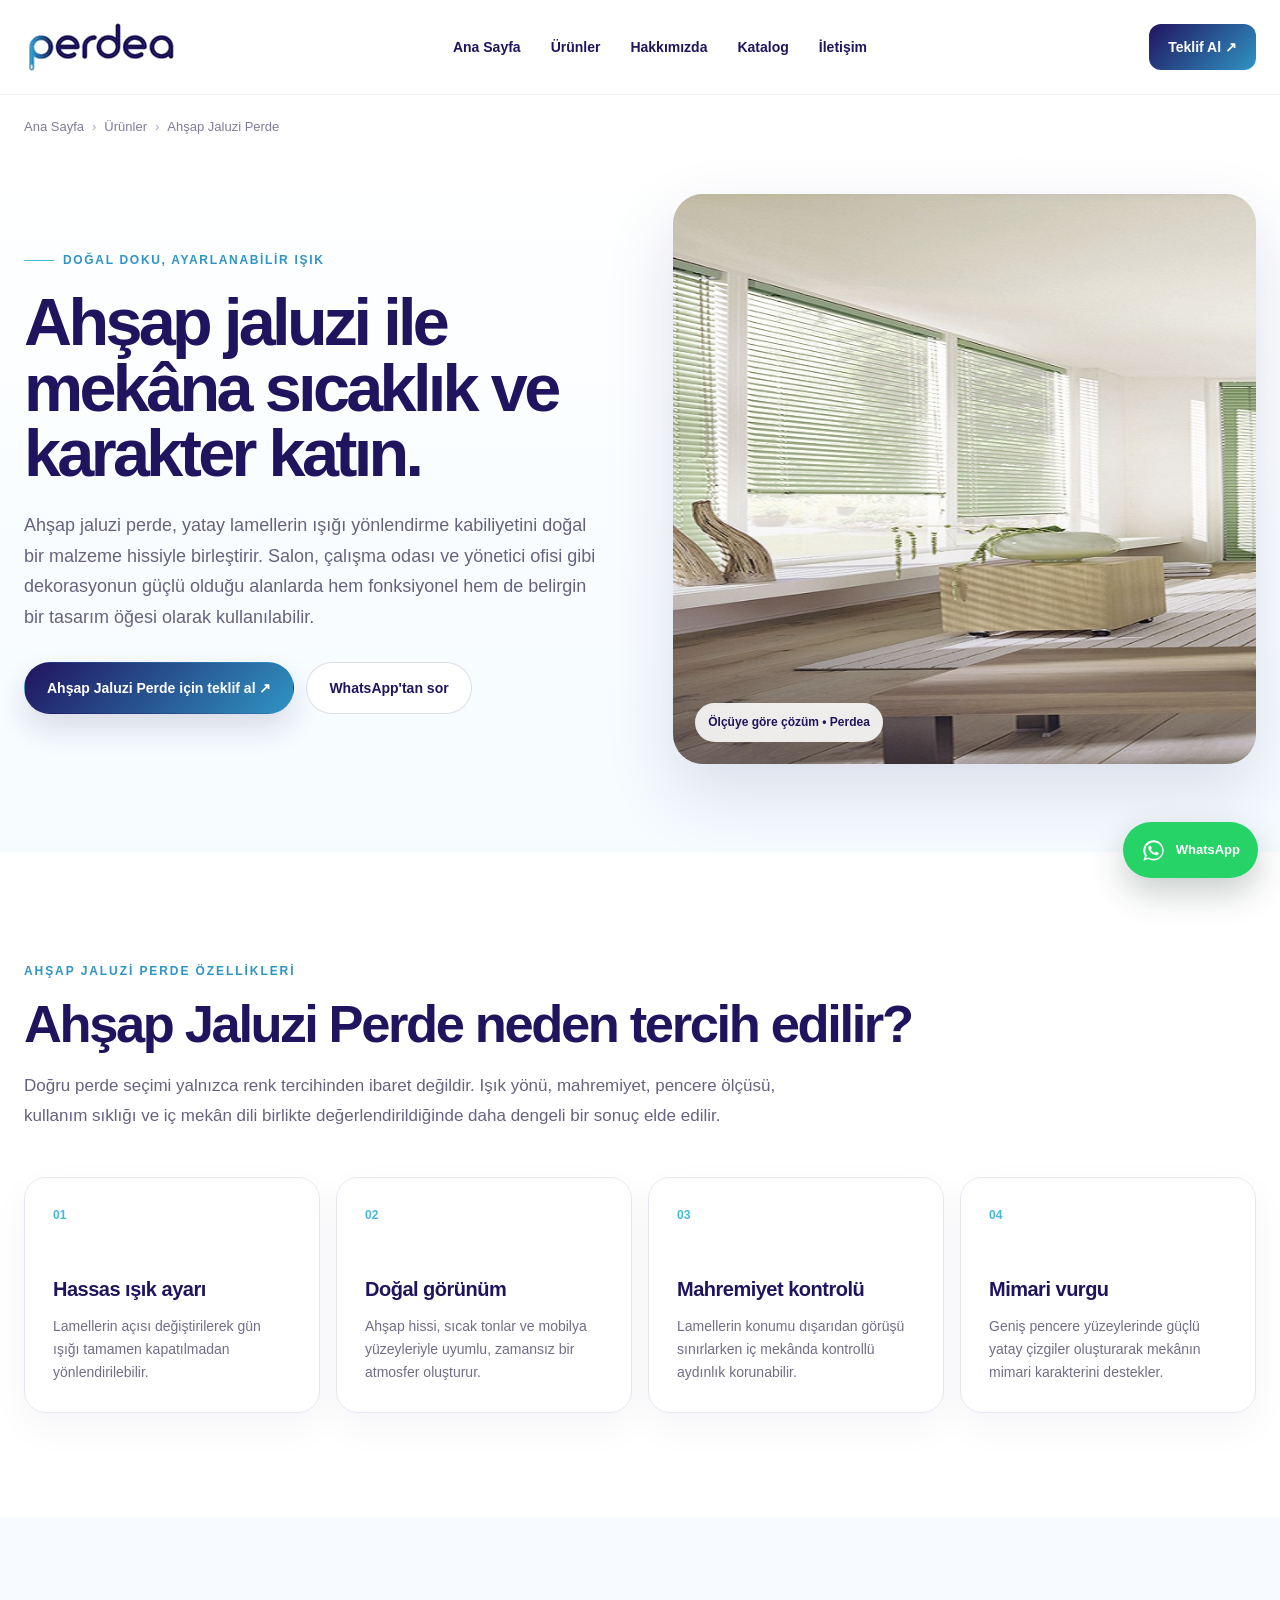
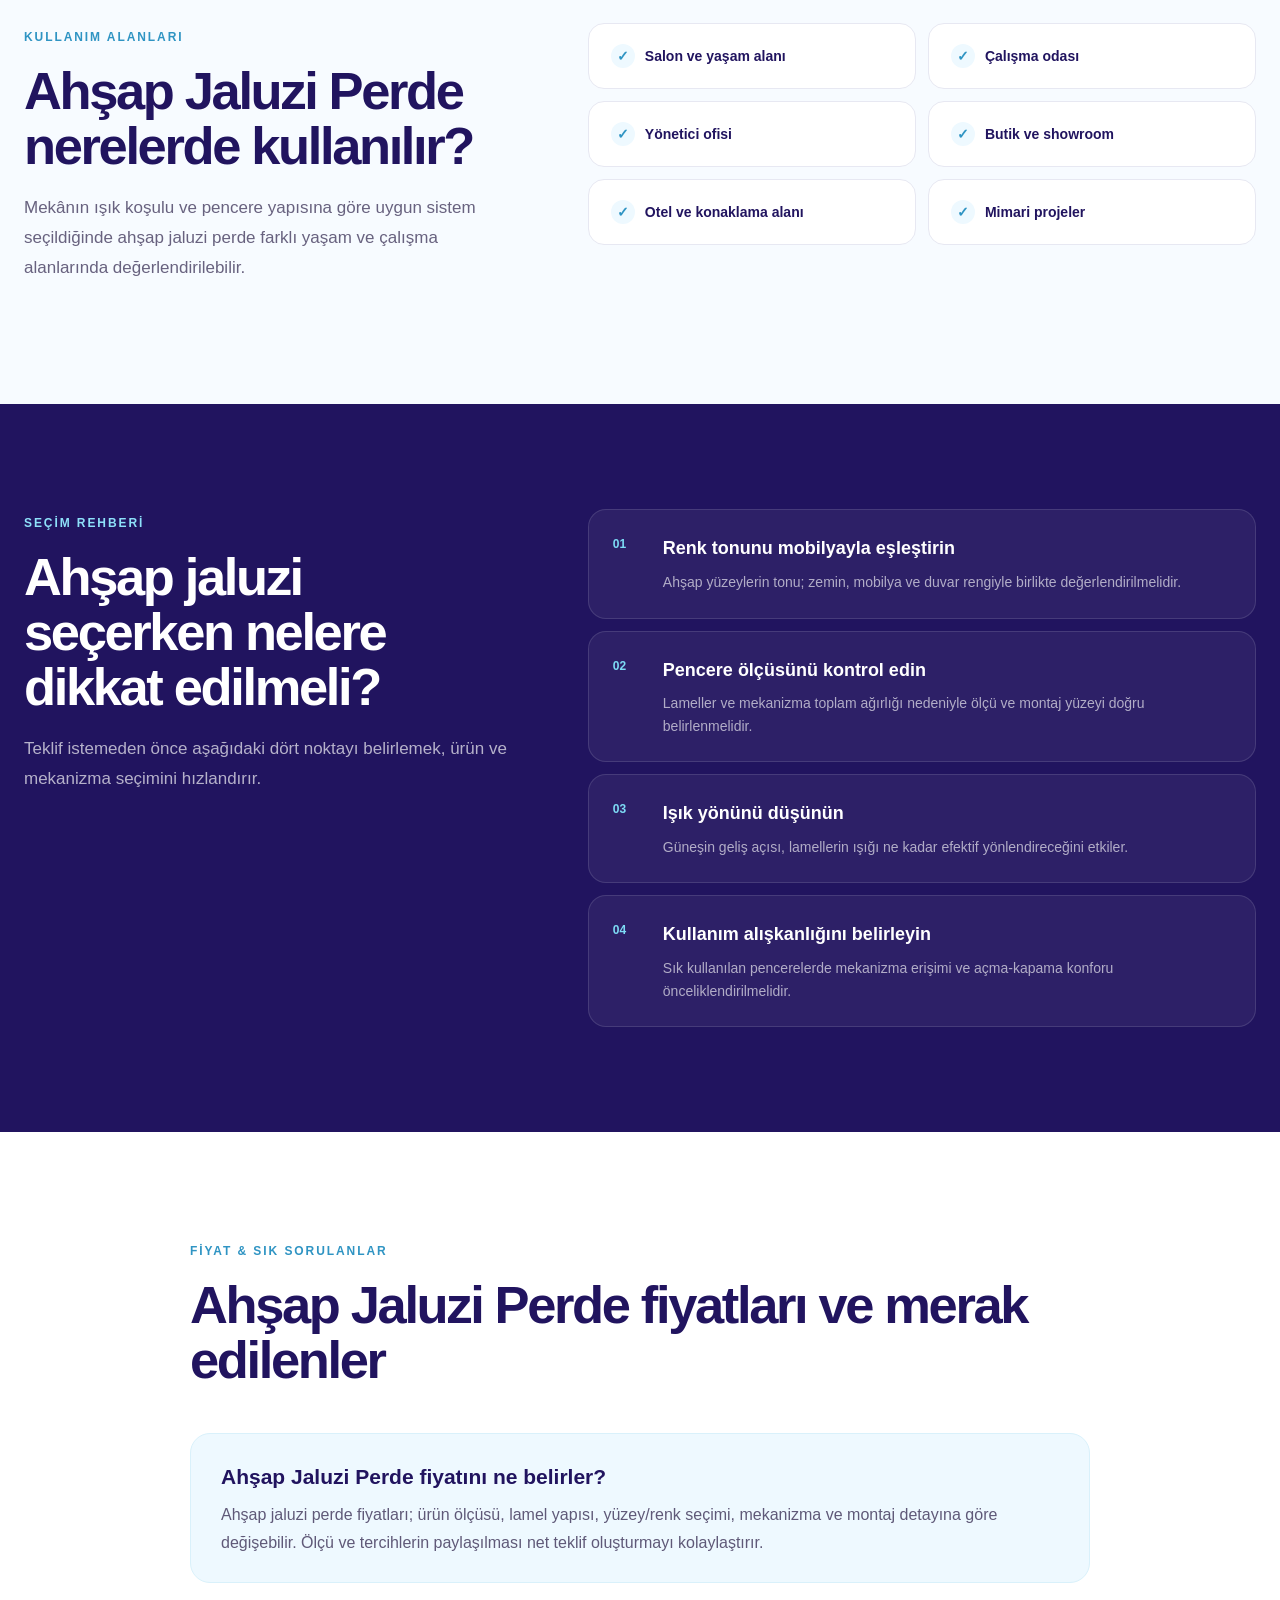
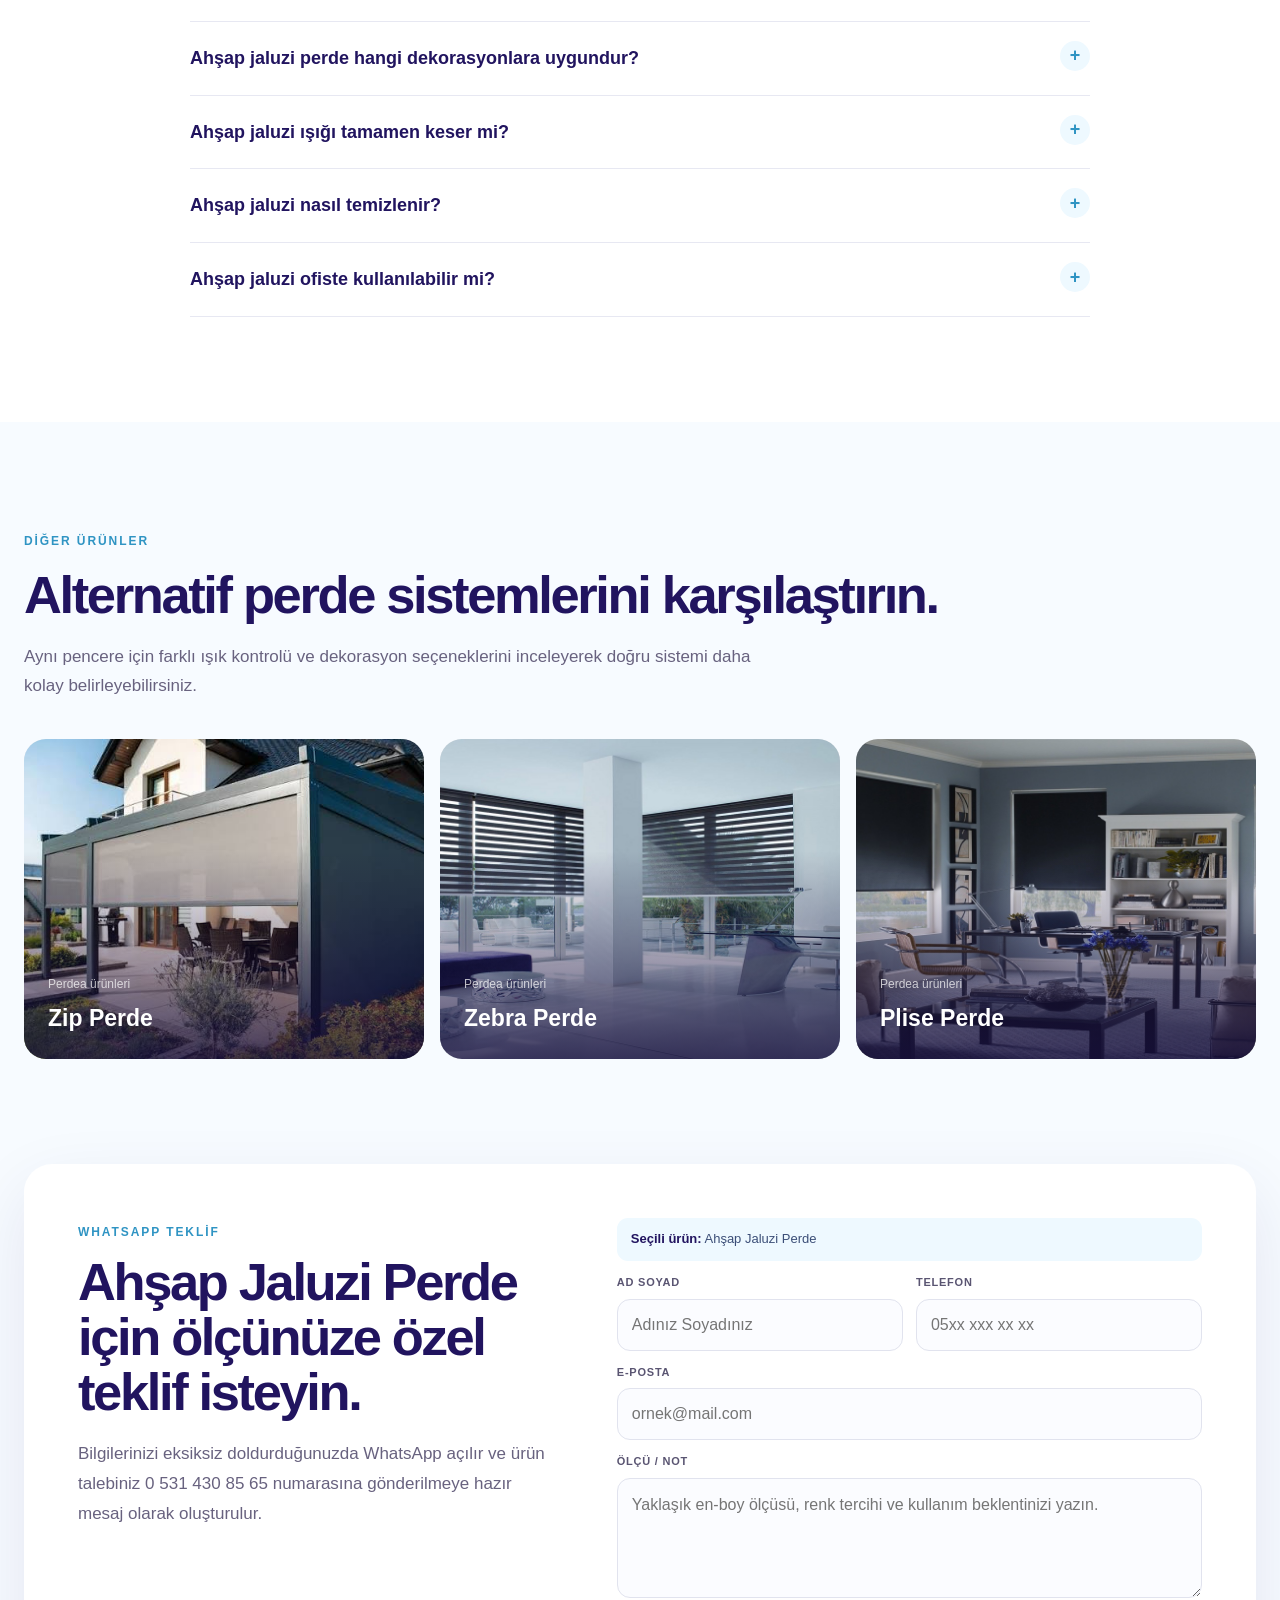
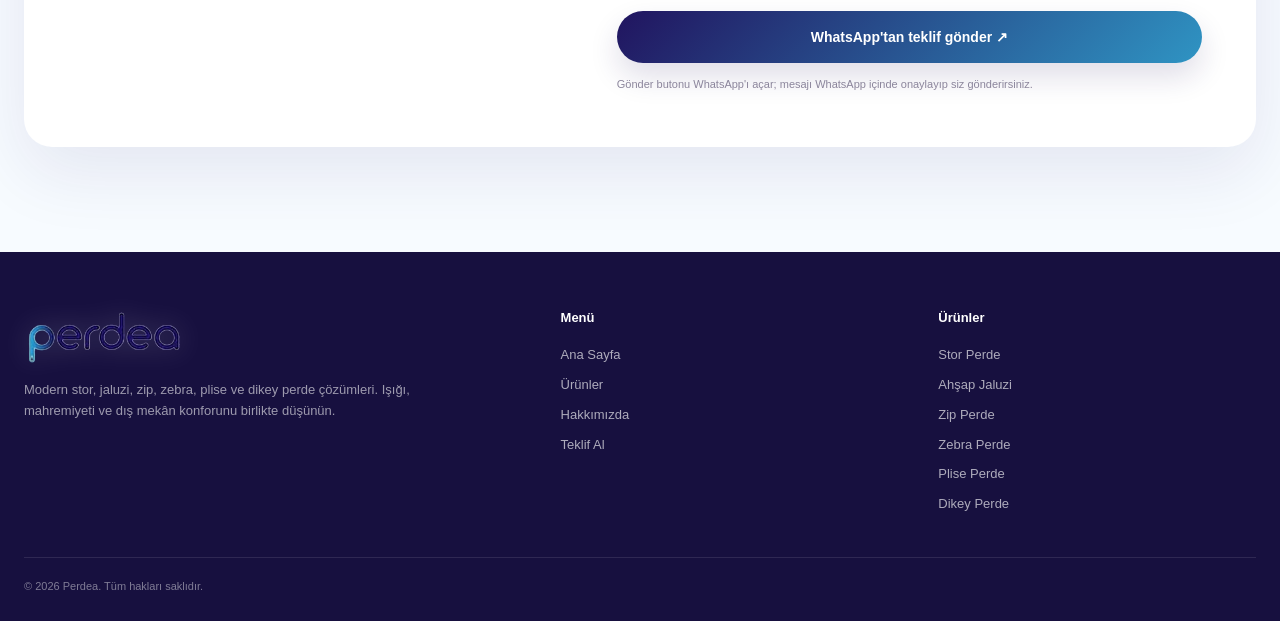
<file: ahsap-jaluzi-perde/index.html>
<!doctype html>
<html lang="tr">
<head>
  <meta charset="utf-8">
  <meta name="viewport" content="width=device-width,initial-scale=1">
  <title>Ahşap Jaluzi Perde Modelleri ve Çözümleri | Perdea</title>
  <meta name="description" content="Perdea ahşap jaluzi perde çözümleriyle doğal doku, mahremiyet ve hassas ışık kontrolünü bir araya getirin. Ölçüye özel teklif alın.">
  <meta name="robots" content="index,follow,max-image-preview:large,max-snippet:-1,max-video-preview:-1">
  <meta name="theme-color" content="#21145f">
  <meta property="og:type" content="website">
  <meta property="og:locale" content="tr_TR">
  <meta property="og:site_name" content="Perdea">
  <meta property="og:title" content="Ahşap Jaluzi Perde Modelleri ve Çözümleri | Perdea">
  <meta property="og:description" content="Perdea ahşap jaluzi perde çözümleriyle doğal doku, mahremiyet ve hassas ışık kontrolünü bir araya getirin. Ölçüye özel teklif alın.">
  <meta name="twitter:card" content="summary_large_image">
  <meta name="twitter:title" content="Ahşap Jaluzi Perde Modelleri ve Çözümleri | Perdea">
  <meta name="twitter:description" content="Perdea ahşap jaluzi perde çözümleriyle doğal doku, mahremiyet ve hassas ışık kontrolünü bir araya getirin. Ölçüye özel teklif alın.">
  <!-- Canlı alan adı kesinleştiğinde bu sayfaya canonical URL ve mutlak og:image ekleyin. -->
  <link rel="stylesheet" href="../assets/product-pages.css">
  <script type="application/ld+json">{"@context": "https://schema.org", "@type": "Product", "name": "Ahşap Jaluzi Perde", "description": "Perdea ahşap jaluzi perde çözümleriyle doğal doku, mahremiyet ve hassas ışık kontrolünü bir araya getirin. Ölçüye özel teklif alın.", "brand": {"@type": "Brand", "name": "Perdea"}, "category": "Perde Sistemleri"}</script>
<script type="application/ld+json">{"@context": "https://schema.org", "@type": "FAQPage", "mainEntity": [{"@type": "Question", "name": "Ahşap jaluzi perde hangi dekorasyonlara uygundur?", "acceptedAnswer": {"@type": "Answer", "text": "Modern, klasik, İskandinav ve doğal malzeme ağırlıklı dekorasyonlarda kullanılabilir. Renk ve lamel görünümü mekânın genel paletine göre seçilebilir."}}, {"@type": "Question", "name": "Ahşap jaluzi ışığı tamamen keser mi?", "acceptedAnswer": {"@type": "Answer", "text": "Jaluzi sistemi temel olarak ışığı yönlendirmek için tasarlanır. Lameller kapatıldığında ışık önemli ölçüde azalır ancak tam karartma beklentisi için farklı ürün türleri daha uygun olabilir."}}, {"@type": "Question", "name": "Ahşap jaluzi nasıl temizlenir?", "acceptedAnswer": {"@type": "Answer", "text": "Lamellerin yüzeyi, ürüne uygun kuru veya hafif nemli yöntemlerle düzenli olarak tozdan arındırılabilir. Yoğun su ve aşındırıcı temizlik ürünlerinden kaçınmak gerekir."}}, {"@type": "Question", "name": "Ahşap jaluzi ofiste kullanılabilir mi?", "acceptedAnswer": {"@type": "Answer", "text": "Evet. Özellikle yönetici odaları, toplantı alanları ve tasarımın ön planda olduğu ofislerde kontrollü ışık ve güçlü görünüm için tercih edilebilir."}}]}</script>
<script type="application/ld+json">{"@context": "https://schema.org", "@type": "BreadcrumbList", "itemListElement": [{"@type": "ListItem", "position": 1, "name": "Ana Sayfa"}, {"@type": "ListItem", "position": 2, "name": "Ürünler"}, {"@type": "ListItem", "position": 3, "name": "Ahşap Jaluzi Perde"}]}</script>
</head>
<body>
<header class="site-header">
  <div class="shell nav">
    <a class="brand" href="../index.html#ana-sayfa" aria-label="Perdea ana sayfa"><img src="../assets/perdea-logo.png" alt="Perdea"></a>
    <nav class="nav-links" id="site-navigation" aria-label="Ana menü"><a href="../index.html#ana-sayfa">Ana Sayfa</a><a href="../index.html#urunler">Ürünler</a><a href="../index.html#hakkimizda">Hakkımızda</a><a href="../index.html#katalog">Katalog</a><a href="../iletisim/">İletişim</a><a class="mobile-nav-cta" href="#teklif">Teklif Al ↗</a></nav>
    <a class="nav-cta" href="#teklif">Teklif Al ↗</a>
    <button class="menu-btn" type="button" aria-label="Menüyü aç" aria-expanded="false" aria-controls="site-navigation">☰</button>
  </div>
</header>
<main>
  <div class="shell breadcrumb" aria-label="Breadcrumb"><ol><li><a href="../index.html">Ana Sayfa</a></li><li><a href="../index.html#urunler">Ürünler</a></li><li aria-current="page">Ahşap Jaluzi Perde</li></ol></div>
  <section class="product-hero">
    <div class="shell hero-grid">
      <div>
        <span class="eyebrow">Doğal doku, ayarlanabilir ışık</span>
        <h1>Ahşap jaluzi ile mekâna sıcaklık ve karakter katın.</h1>
        <p class="hero-lead">Ahşap jaluzi perde, yatay lamellerin ışığı yönlendirme kabiliyetini doğal bir malzeme hissiyle birleştirir. Salon, çalışma odası ve yönetici ofisi gibi dekorasyonun güçlü olduğu alanlarda hem fonksiyonel hem de belirgin bir tasarım öğesi olarak kullanılabilir.</p>
        <div class="hero-actions"><a class="btn primary" href="#teklif">Ahşap Jaluzi Perde için teklif al ↗</a><a class="btn secondary" href="https://wa.me/905314308565?text=Merhaba%20Perdea%2C%20Ah%C5%9Fap%20Jaluzi%20Perde%20hakk%C4%B1nda%20bilgi%20almak%20istiyorum." target="_blank" rel="noopener noreferrer">WhatsApp'tan sor</a></div>
      </div>
      <div class="hero-media"><img src="../assets/jaluzi.jpg" alt="Perdea Ahşap Jaluzi Perde uygulaması" fetchpriority="high"><span class="hero-chip">Ölçüye göre çözüm • Perdea</span></div>
    </div>
  </section>

  <section class="section">
    <div class="shell">
      <span class="kicker">Ahşap Jaluzi Perde özellikleri</span>
      <h2>Ahşap Jaluzi Perde neden tercih edilir?</h2>
      <p class="intro">Doğru perde seçimi yalnızca renk tercihinden ibaret değildir. Işık yönü, mahremiyet, pencere ölçüsü, kullanım sıklığı ve iç mekân dili birlikte değerlendirildiğinde daha dengeli bir sonuç elde edilir.</p>
      <div class="benefit-grid"><article class="benefit"><span class="num">01</span><h3>Hassas ışık ayarı</h3><p>Lamellerin açısı değiştirilerek gün ışığı tamamen kapatılmadan yönlendirilebilir.</p></article><article class="benefit"><span class="num">02</span><h3>Doğal görünüm</h3><p>Ahşap hissi, sıcak tonlar ve mobilya yüzeyleriyle uyumlu, zamansız bir atmosfer oluşturur.</p></article><article class="benefit"><span class="num">03</span><h3>Mahremiyet kontrolü</h3><p>Lamellerin konumu dışarıdan görüşü sınırlarken iç mekânda kontrollü aydınlık korunabilir.</p></article><article class="benefit"><span class="num">04</span><h3>Mimari vurgu</h3><p>Geniş pencere yüzeylerinde güçlü yatay çizgiler oluşturarak mekânın mimari karakterini destekler.</p></article></div>
    </div>
  </section>

  <section class="section alt">
    <div class="shell two-col">
      <div><span class="kicker">Kullanım alanları</span><h2>Ahşap Jaluzi Perde nerelerde kullanılır?</h2><p class="intro">Mekânın ışık koşulu ve pencere yapısına göre uygun sistem seçildiğinde ahşap jaluzi perde farklı yaşam ve çalışma alanlarında değerlendirilebilir.</p></div>
      <div class="use-list"><div class="use-item">Salon ve yaşam alanı</div><div class="use-item">Çalışma odası</div><div class="use-item">Yönetici ofisi</div><div class="use-item">Butik ve showroom</div><div class="use-item">Otel ve konaklama alanı</div><div class="use-item">Mimari projeler</div></div>
    </div>
  </section>

  <section class="section dark">
    <div class="shell two-col">
      <div><span class="kicker">Seçim rehberi</span><h2>Ahşap jaluzi seçerken nelere dikkat edilmeli?</h2><p class="intro">Teklif istemeden önce aşağıdaki dört noktayı belirlemek, ürün ve mekanizma seçimini hızlandırır.</p></div>
      <div class="guide"><article class="guide-item"><h3>Renk tonunu mobilyayla eşleştirin</h3><p>Ahşap yüzeylerin tonu; zemin, mobilya ve duvar rengiyle birlikte değerlendirilmelidir.</p></article><article class="guide-item"><h3>Pencere ölçüsünü kontrol edin</h3><p>Lameller ve mekanizma toplam ağırlığı nedeniyle ölçü ve montaj yüzeyi doğru belirlenmelidir.</p></article><article class="guide-item"><h3>Işık yönünü düşünün</h3><p>Güneşin geliş açısı, lamellerin ışığı ne kadar efektif yönlendireceğini etkiler.</p></article><article class="guide-item"><h3>Kullanım alışkanlığını belirleyin</h3><p>Sık kullanılan pencerelerde mekanizma erişimi ve açma-kapama konforu önceliklendirilmelidir.</p></article></div>
    </div>
  </section>

  <section class="section">
    <div class="shell faq-wrap">
      <span class="kicker">Fiyat & sık sorulanlar</span>
      <h2>Ahşap Jaluzi Perde fiyatları ve merak edilenler</h2>
      <div class="price-box"><h3>Ahşap Jaluzi Perde fiyatını ne belirler?</h3><p>Ahşap jaluzi perde fiyatları; ürün ölçüsü, lamel yapısı, yüzey/renk seçimi, mekanizma ve montaj detayına göre değişebilir. Ölçü ve tercihlerin paylaşılması net teklif oluşturmayı kolaylaştırır.</p></div>
      <div class="faq" style="margin-top:38px"><details><summary>Ahşap jaluzi perde hangi dekorasyonlara uygundur?</summary><p>Modern, klasik, İskandinav ve doğal malzeme ağırlıklı dekorasyonlarda kullanılabilir. Renk ve lamel görünümü mekânın genel paletine göre seçilebilir.</p></details><details><summary>Ahşap jaluzi ışığı tamamen keser mi?</summary><p>Jaluzi sistemi temel olarak ışığı yönlendirmek için tasarlanır. Lameller kapatıldığında ışık önemli ölçüde azalır ancak tam karartma beklentisi için farklı ürün türleri daha uygun olabilir.</p></details><details><summary>Ahşap jaluzi nasıl temizlenir?</summary><p>Lamellerin yüzeyi, ürüne uygun kuru veya hafif nemli yöntemlerle düzenli olarak tozdan arındırılabilir. Yoğun su ve aşındırıcı temizlik ürünlerinden kaçınmak gerekir.</p></details><details><summary>Ahşap jaluzi ofiste kullanılabilir mi?</summary><p>Evet. Özellikle yönetici odaları, toplantı alanları ve tasarımın ön planda olduğu ofislerde kontrollü ışık ve güçlü görünüm için tercih edilebilir.</p></details></div>
    </div>
  </section>

  <section class="section alt">
    <div class="shell"><span class="kicker">Diğer ürünler</span><h2>Alternatif perde sistemlerini karşılaştırın.</h2><p class="intro">Aynı pencere için farklı ışık kontrolü ve dekorasyon seçeneklerini inceleyerek doğru sistemi daha kolay belirleyebilirsiniz.</p><div class="related-grid"><a class="related" href="../zip-perde/" aria-label="Zip Perde sayfasını incele"><img src="../assets/zip-perde.jpg" alt="Zip Perde uygulaması" loading="lazy"><div class="related-copy"><span>Perdea ürünleri</span><h3>Zip Perde</h3></div></a><a class="related" href="../zebra-perde/" aria-label="Zebra Perde sayfasını incele"><img src="../assets/zebra.jpg" alt="Zebra Perde uygulaması" loading="lazy"><div class="related-copy"><span>Perdea ürünleri</span><h3>Zebra Perde</h3></div></a><a class="related" href="../plise-perde/" aria-label="Plise Perde sayfasını incele"><img src="../assets/stor.jpg" alt="Plise Perde uygulaması" loading="lazy"><div class="related-copy"><span>Perdea ürünleri</span><h3>Plise Perde</h3></div></a></div></div>
  </section>

  <section class="section alt" id="teklif" style="padding-top:0">
    <div class="shell contact-card">
      <div><span class="kicker">WhatsApp teklif</span><h2>Ahşap Jaluzi Perde için ölçünüze özel teklif isteyin.</h2><p class="intro">Bilgilerinizi eksiksiz doldurduğunuzda WhatsApp açılır ve ürün talebiniz 0 531 430 85 65 numarasına gönderilmeye hazır mesaj olarak oluşturulur.</p></div>
      <form class="form product-quote-form" data-product="Ahşap Jaluzi Perde">
        <div class="form-product"><strong>Seçili ürün:</strong> Ahşap Jaluzi Perde</div>
        <div class="field"><label for="name-ahsap-jaluzi-perde">AD SOYAD</label><input id="name-ahsap-jaluzi-perde" name="name" required autocomplete="name" placeholder="Adınız Soyadınız"></div>
        <div class="field"><label for="phone-ahsap-jaluzi-perde">TELEFON</label><input id="phone-ahsap-jaluzi-perde" name="phone" type="tel" required autocomplete="tel" placeholder="05xx xxx xx xx"></div>
        <div class="field full"><label for="email-ahsap-jaluzi-perde">E-POSTA</label><input id="email-ahsap-jaluzi-perde" name="email" type="email" required autocomplete="email" placeholder="ornek@mail.com"></div>
        <div class="field full"><label for="message-ahsap-jaluzi-perde">ÖLÇÜ / NOT</label><textarea id="message-ahsap-jaluzi-perde" name="message" required placeholder="Yaklaşık en-boy ölçüsü, renk tercihi ve kullanım beklentinizi yazın."></textarea></div>
        <button class="btn primary form-submit" type="submit">WhatsApp'tan teklif gönder ↗</button>
        <p class="form-note">Gönder butonu WhatsApp'ı açar; mesajı WhatsApp içinde onaylayıp siz gönderirsiniz.</p>
      </form>
    </div>
  </section>
</main>
<footer class="footer">
  <div class="shell"><div class="footer-grid"><div class="footer-brand"><img src="../assets/perdea-logo.png" alt="Perdea"><p>Modern stor, jaluzi, zip, zebra, plise ve dikey perde çözümleri. Işığı, mahremiyeti ve dış mekân konforunu birlikte düşünün.</p></div><div><h4>Menü</h4><div class="footer-links"><a href="../index.html">Ana Sayfa</a><a href="../index.html#urunler">Ürünler</a><a href="../index.html#hakkimizda">Hakkımızda</a><a href="../index.html#iletisim">Teklif Al</a></div></div><div><h4>Ürünler</h4><div class="footer-links"><a href="../stor-perde/">Stor Perde</a><a href="../ahsap-jaluzi-perde/">Ahşap Jaluzi</a><a href="../zip-perde/">Zip Perde</a><a href="../zebra-perde/">Zebra Perde</a><a href="../plise-perde/">Plise Perde</a><a href="../dikey-perde/">Dikey Perde</a></div></div></div><div class="footer-bottom">© 2026 Perdea. Tüm hakları saklıdır.</div></div>
</footer>
<a class="whatsapp" href="https://wa.me/905314308565?text=Merhaba%20Perdea%2C%20Ah%C5%9Fap%20Jaluzi%20Perde%20hakk%C4%B1nda%20bilgi%20almak%20istiyorum." target="_blank" rel="noopener noreferrer" aria-label="Perdea WhatsApp"><svg viewBox="0 0 32 32" aria-hidden="true"><path fill="currentColor" d="M16.04 3C8.87 3 3.04 8.77 3.04 15.86c0 2.48.72 4.9 2.08 6.97L3 29l6.34-2.03a13.12 13.12 0 0 0 6.69 1.84h.01C23.2 28.81 29 23.05 29 15.95 29 8.84 23.2 3 16.04 3Zm0 23.64h-.01a10.92 10.92 0 0 1-5.57-1.52l-.4-.24-3.76 1.2 1.23-3.63-.26-.41a10.68 10.68 0 0 1-1.68-5.78c0-5.9 4.86-10.7 10.84-10.7 5.98 0 10.84 4.8 10.84 10.7 0 5.9-4.86 10.38-10.84 10.38Zm5.94-8.07c-.33-.16-1.93-.94-2.23-1.05-.3-.1-.52-.16-.74.16-.22.33-.85 1.05-1.04 1.26-.19.22-.38.24-.71.08-.33-.16-1.39-.51-2.65-1.62a9.8 9.8 0 0 1-1.84-2.27c-.19-.33-.02-.5.14-.66.15-.15.33-.38.49-.57.16-.19.22-.33.33-.55.11-.22.05-.41-.03-.57-.08-.16-.74-1.76-1.01-2.42-.27-.64-.54-.56-.74-.57h-.63c-.22 0-.57.08-.87.41-.3.33-1.15 1.11-1.15 2.71s1.18 3.15 1.34 3.37c.16.22 2.32 3.5 5.62 4.91.79.34 1.4.54 1.88.69.79.25 1.5.21 2.07.13.63-.09 1.93-.78 2.2-1.54.27-.76.27-1.41.19-1.54-.08-.14-.3-.22-.63-.38Z"/></svg><span>WhatsApp</span></a>
<div class="toast" role="status">WhatsApp açılıyor…</div>
<script src="../assets/product-pages.js"></script>
</body>
</html>
</file>
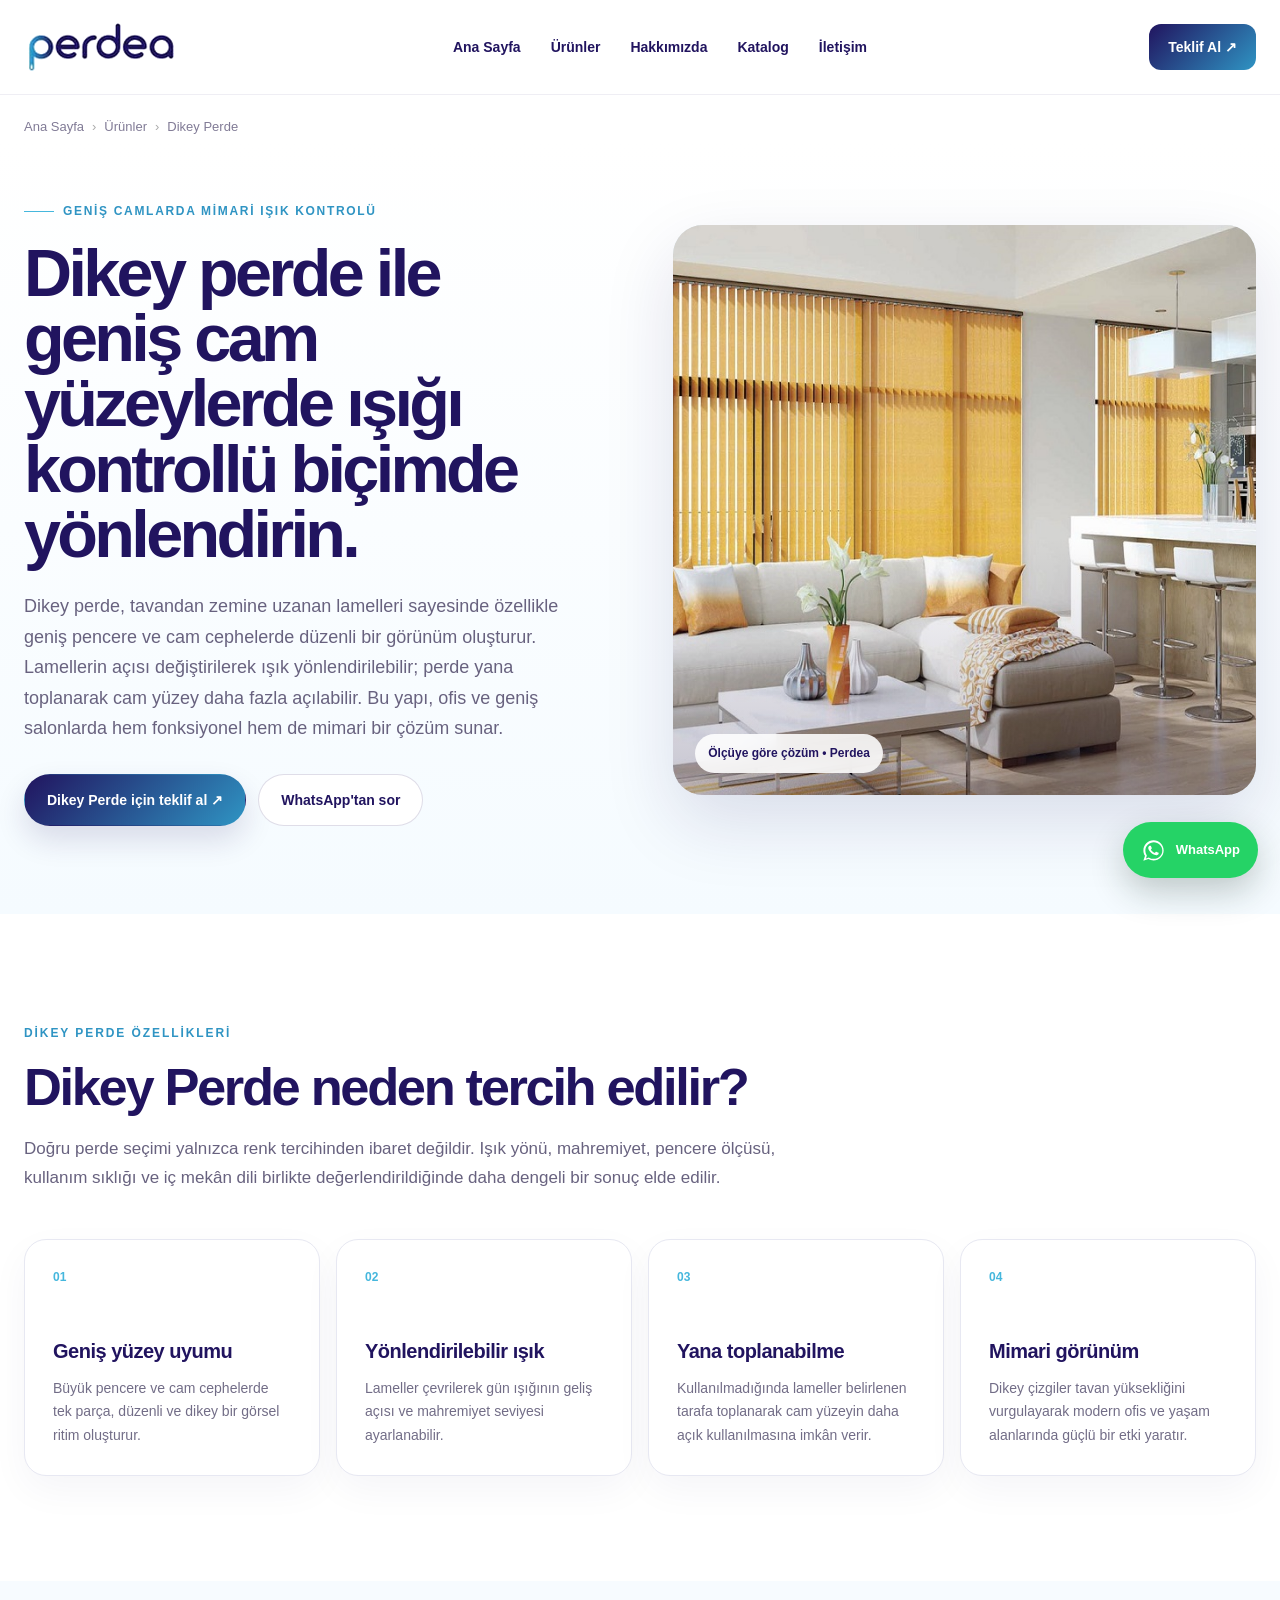
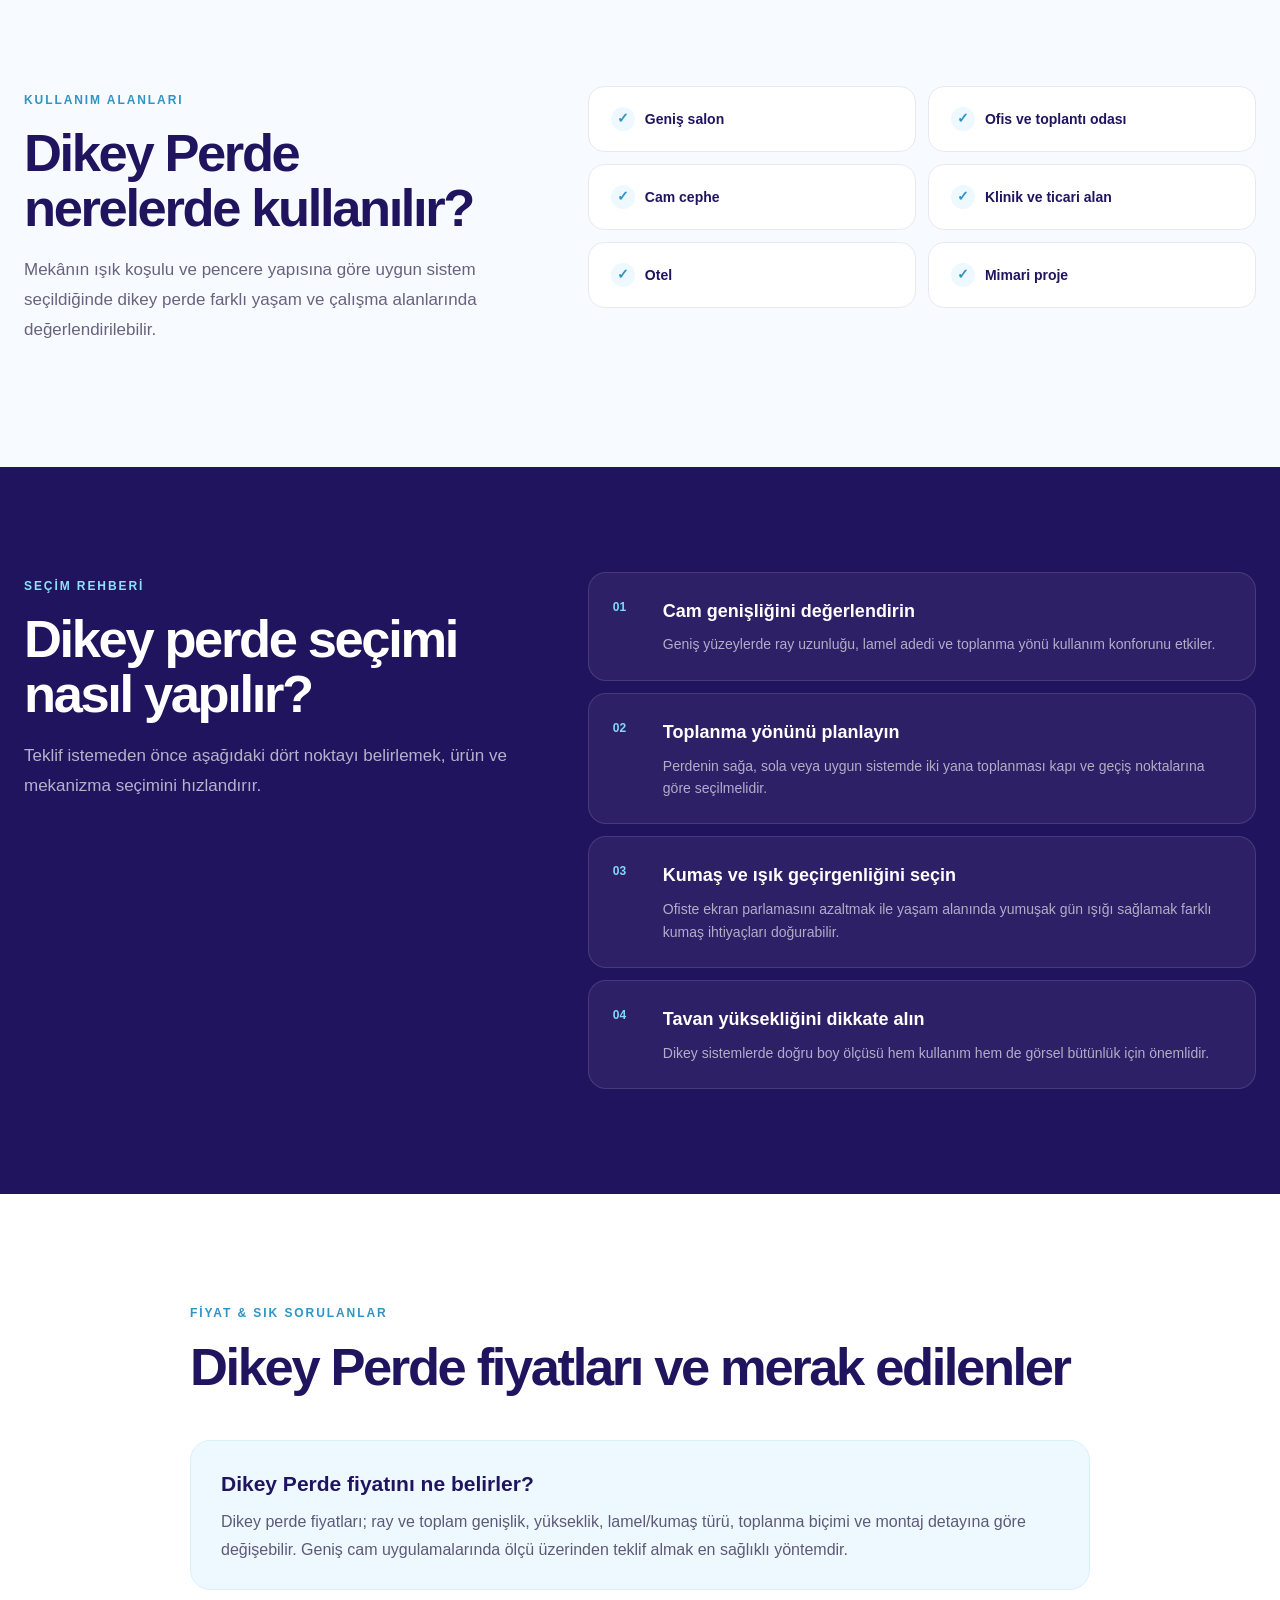
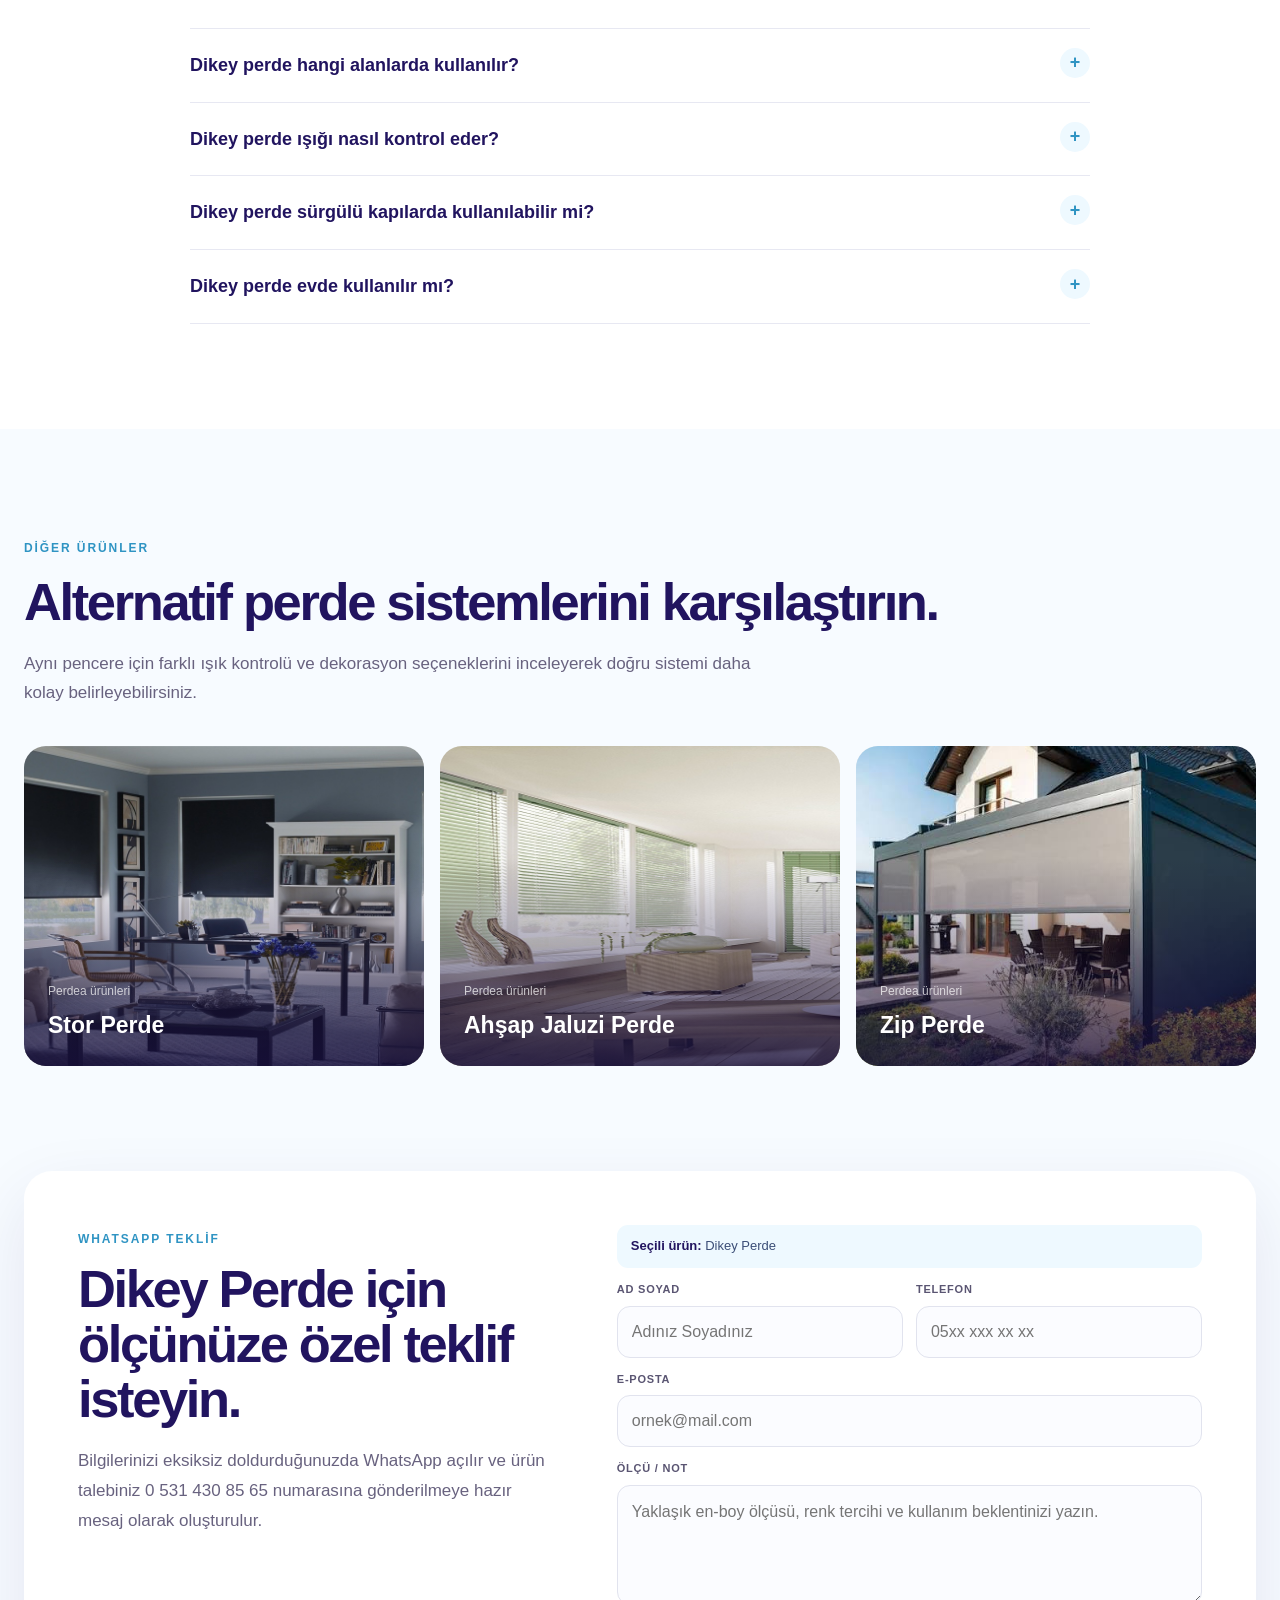
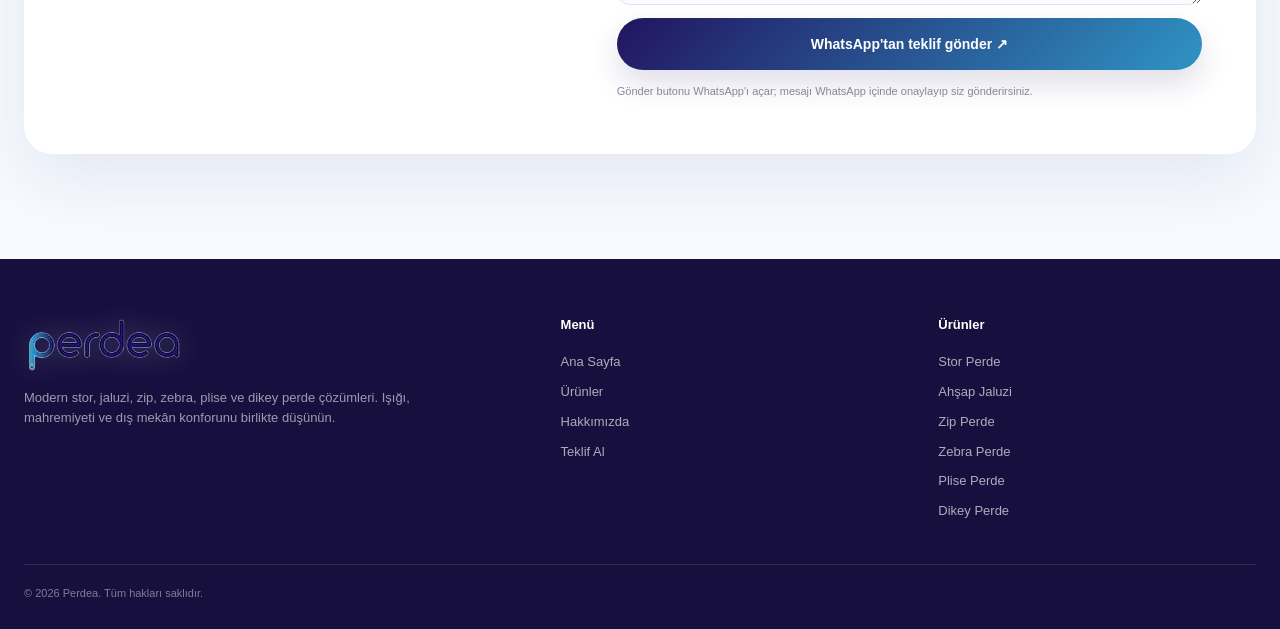
<file: dikey-perde/index.html>
<!doctype html>
<html lang="tr">
<head>
  <meta charset="utf-8">
  <meta name="viewport" content="width=device-width,initial-scale=1">
  <title>Dikey Perde Modelleri ve Geniş Cam Çözümleri | Perdea</title>
  <meta name="description" content="Perdea dikey perde modelleri; geniş cam yüzeyler, ofis ve salonlarda yönlendirilebilir ışık ve düzenli görünüm sağlar. Ölçüye özel teklif alın.">
  <meta name="robots" content="index,follow,max-image-preview:large,max-snippet:-1,max-video-preview:-1">
  <meta name="theme-color" content="#21145f">
  <meta property="og:type" content="website">
  <meta property="og:locale" content="tr_TR">
  <meta property="og:site_name" content="Perdea">
  <meta property="og:title" content="Dikey Perde Modelleri ve Geniş Cam Çözümleri | Perdea">
  <meta property="og:description" content="Perdea dikey perde modelleri; geniş cam yüzeyler, ofis ve salonlarda yönlendirilebilir ışık ve düzenli görünüm sağlar. Ölçüye özel teklif alın.">
  <meta name="twitter:card" content="summary_large_image">
  <meta name="twitter:title" content="Dikey Perde Modelleri ve Geniş Cam Çözümleri | Perdea">
  <meta name="twitter:description" content="Perdea dikey perde modelleri; geniş cam yüzeyler, ofis ve salonlarda yönlendirilebilir ışık ve düzenli görünüm sağlar. Ölçüye özel teklif alın.">
  <!-- Canlı alan adı kesinleştiğinde bu sayfaya canonical URL ve mutlak og:image ekleyin. -->
  <link rel="stylesheet" href="../assets/product-pages.css">
  <script type="application/ld+json">{"@context": "https://schema.org", "@type": "Product", "name": "Dikey Perde", "description": "Perdea dikey perde modelleri; geniş cam yüzeyler, ofis ve salonlarda yönlendirilebilir ışık ve düzenli görünüm sağlar. Ölçüye özel teklif alın.", "brand": {"@type": "Brand", "name": "Perdea"}, "category": "Perde Sistemleri"}</script>
<script type="application/ld+json">{"@context": "https://schema.org", "@type": "FAQPage", "mainEntity": [{"@type": "Question", "name": "Dikey perde hangi alanlarda kullanılır?", "acceptedAnswer": {"@type": "Answer", "text": "Geniş salonlar, ofisler, toplantı odaları, cam cepheler ve ticari alanlarda kullanılabilir. Büyük yüzeylerde düzenli görünüm sağlaması önemli avantajlarından biridir."}}, {"@type": "Question", "name": "Dikey perde ışığı nasıl kontrol eder?", "acceptedAnswer": {"@type": "Answer", "text": "Lameller kendi ekseninde çevrilerek ışığın geliş yönü değiştirilebilir. Gerektiğinde lameller yana toplanarak cam yüzey açılabilir."}}, {"@type": "Question", "name": "Dikey perde sürgülü kapılarda kullanılabilir mi?", "acceptedAnswer": {"@type": "Answer", "text": "Uygun ray yerleşimi ve toplanma yönü planlandığında geniş sürgülü cam alanlarda değerlendirilebilir. Kapının kullanım yönü ölçü aşamasında dikkate alınmalıdır."}}, {"@type": "Question", "name": "Dikey perde evde kullanılır mı?", "acceptedAnswer": {"@type": "Answer", "text": "Evet. Özellikle tavandan zemine camların bulunduğu geniş salon ve modern yaşam alanlarında mimari bir görünüm sağlayabilir."}}]}</script>
<script type="application/ld+json">{"@context": "https://schema.org", "@type": "BreadcrumbList", "itemListElement": [{"@type": "ListItem", "position": 1, "name": "Ana Sayfa"}, {"@type": "ListItem", "position": 2, "name": "Ürünler"}, {"@type": "ListItem", "position": 3, "name": "Dikey Perde"}]}</script>
</head>
<body>
<header class="site-header">
  <div class="shell nav">
    <a class="brand" href="../index.html#ana-sayfa" aria-label="Perdea ana sayfa"><img src="../assets/perdea-logo.png" alt="Perdea"></a>
    <nav class="nav-links" id="site-navigation" aria-label="Ana menü"><a href="../index.html#ana-sayfa">Ana Sayfa</a><a href="../index.html#urunler">Ürünler</a><a href="../index.html#hakkimizda">Hakkımızda</a><a href="../index.html#katalog">Katalog</a><a href="../iletisim/">İletişim</a><a class="mobile-nav-cta" href="#teklif">Teklif Al ↗</a></nav>
    <a class="nav-cta" href="#teklif">Teklif Al ↗</a>
    <button class="menu-btn" type="button" aria-label="Menüyü aç" aria-expanded="false" aria-controls="site-navigation">☰</button>
  </div>
</header>
<main>
  <div class="shell breadcrumb" aria-label="Breadcrumb"><ol><li><a href="../index.html">Ana Sayfa</a></li><li><a href="../index.html#urunler">Ürünler</a></li><li aria-current="page">Dikey Perde</li></ol></div>
  <section class="product-hero">
    <div class="shell hero-grid">
      <div>
        <span class="eyebrow">Geniş camlarda mimari ışık kontrolü</span>
        <h1>Dikey perde ile geniş cam yüzeylerde ışığı kontrollü biçimde yönlendirin.</h1>
        <p class="hero-lead">Dikey perde, tavandan zemine uzanan lamelleri sayesinde özellikle geniş pencere ve cam cephelerde düzenli bir görünüm oluşturur. Lamellerin açısı değiştirilerek ışık yönlendirilebilir; perde yana toplanarak cam yüzey daha fazla açılabilir. Bu yapı, ofis ve geniş salonlarda hem fonksiyonel hem de mimari bir çözüm sunar.</p>
        <div class="hero-actions"><a class="btn primary" href="#teklif">Dikey Perde için teklif al ↗</a><a class="btn secondary" href="https://wa.me/905314308565?text=Merhaba%20Perdea%2C%20Dikey%20Perde%20hakk%C4%B1nda%20bilgi%20almak%20istiyorum." target="_blank" rel="noopener noreferrer">WhatsApp'tan sor</a></div>
      </div>
      <div class="hero-media"><img src="../assets/dikey.jpg" alt="Perdea Dikey Perde uygulaması" fetchpriority="high"><span class="hero-chip">Ölçüye göre çözüm • Perdea</span></div>
    </div>
  </section>

  <section class="section">
    <div class="shell">
      <span class="kicker">Dikey Perde özellikleri</span>
      <h2>Dikey Perde neden tercih edilir?</h2>
      <p class="intro">Doğru perde seçimi yalnızca renk tercihinden ibaret değildir. Işık yönü, mahremiyet, pencere ölçüsü, kullanım sıklığı ve iç mekân dili birlikte değerlendirildiğinde daha dengeli bir sonuç elde edilir.</p>
      <div class="benefit-grid"><article class="benefit"><span class="num">01</span><h3>Geniş yüzey uyumu</h3><p>Büyük pencere ve cam cephelerde tek parça, düzenli ve dikey bir görsel ritim oluşturur.</p></article><article class="benefit"><span class="num">02</span><h3>Yönlendirilebilir ışık</h3><p>Lameller çevrilerek gün ışığının geliş açısı ve mahremiyet seviyesi ayarlanabilir.</p></article><article class="benefit"><span class="num">03</span><h3>Yana toplanabilme</h3><p>Kullanılmadığında lameller belirlenen tarafa toplanarak cam yüzeyin daha açık kullanılmasına imkân verir.</p></article><article class="benefit"><span class="num">04</span><h3>Mimari görünüm</h3><p>Dikey çizgiler tavan yüksekliğini vurgulayarak modern ofis ve yaşam alanlarında güçlü bir etki yaratır.</p></article></div>
    </div>
  </section>

  <section class="section alt">
    <div class="shell two-col">
      <div><span class="kicker">Kullanım alanları</span><h2>Dikey Perde nerelerde kullanılır?</h2><p class="intro">Mekânın ışık koşulu ve pencere yapısına göre uygun sistem seçildiğinde dikey perde farklı yaşam ve çalışma alanlarında değerlendirilebilir.</p></div>
      <div class="use-list"><div class="use-item">Geniş salon</div><div class="use-item">Ofis ve toplantı odası</div><div class="use-item">Cam cephe</div><div class="use-item">Klinik ve ticari alan</div><div class="use-item">Otel</div><div class="use-item">Mimari proje</div></div>
    </div>
  </section>

  <section class="section dark">
    <div class="shell two-col">
      <div><span class="kicker">Seçim rehberi</span><h2>Dikey perde seçimi nasıl yapılır?</h2><p class="intro">Teklif istemeden önce aşağıdaki dört noktayı belirlemek, ürün ve mekanizma seçimini hızlandırır.</p></div>
      <div class="guide"><article class="guide-item"><h3>Cam genişliğini değerlendirin</h3><p>Geniş yüzeylerde ray uzunluğu, lamel adedi ve toplanma yönü kullanım konforunu etkiler.</p></article><article class="guide-item"><h3>Toplanma yönünü planlayın</h3><p>Perdenin sağa, sola veya uygun sistemde iki yana toplanması kapı ve geçiş noktalarına göre seçilmelidir.</p></article><article class="guide-item"><h3>Kumaş ve ışık geçirgenliğini seçin</h3><p>Ofiste ekran parlamasını azaltmak ile yaşam alanında yumuşak gün ışığı sağlamak farklı kumaş ihtiyaçları doğurabilir.</p></article><article class="guide-item"><h3>Tavan yüksekliğini dikkate alın</h3><p>Dikey sistemlerde doğru boy ölçüsü hem kullanım hem de görsel bütünlük için önemlidir.</p></article></div>
    </div>
  </section>

  <section class="section">
    <div class="shell faq-wrap">
      <span class="kicker">Fiyat & sık sorulanlar</span>
      <h2>Dikey Perde fiyatları ve merak edilenler</h2>
      <div class="price-box"><h3>Dikey Perde fiyatını ne belirler?</h3><p>Dikey perde fiyatları; ray ve toplam genişlik, yükseklik, lamel/kumaş türü, toplanma biçimi ve montaj detayına göre değişebilir. Geniş cam uygulamalarında ölçü üzerinden teklif almak en sağlıklı yöntemdir.</p></div>
      <div class="faq" style="margin-top:38px"><details><summary>Dikey perde hangi alanlarda kullanılır?</summary><p>Geniş salonlar, ofisler, toplantı odaları, cam cepheler ve ticari alanlarda kullanılabilir. Büyük yüzeylerde düzenli görünüm sağlaması önemli avantajlarından biridir.</p></details><details><summary>Dikey perde ışığı nasıl kontrol eder?</summary><p>Lameller kendi ekseninde çevrilerek ışığın geliş yönü değiştirilebilir. Gerektiğinde lameller yana toplanarak cam yüzey açılabilir.</p></details><details><summary>Dikey perde sürgülü kapılarda kullanılabilir mi?</summary><p>Uygun ray yerleşimi ve toplanma yönü planlandığında geniş sürgülü cam alanlarda değerlendirilebilir. Kapının kullanım yönü ölçü aşamasında dikkate alınmalıdır.</p></details><details><summary>Dikey perde evde kullanılır mı?</summary><p>Evet. Özellikle tavandan zemine camların bulunduğu geniş salon ve modern yaşam alanlarında mimari bir görünüm sağlayabilir.</p></details></div>
    </div>
  </section>

  <section class="section alt">
    <div class="shell"><span class="kicker">Diğer ürünler</span><h2>Alternatif perde sistemlerini karşılaştırın.</h2><p class="intro">Aynı pencere için farklı ışık kontrolü ve dekorasyon seçeneklerini inceleyerek doğru sistemi daha kolay belirleyebilirsiniz.</p><div class="related-grid"><a class="related" href="../stor-perde/" aria-label="Stor Perde sayfasını incele"><img src="../assets/stor.jpg" alt="Stor Perde uygulaması" loading="lazy"><div class="related-copy"><span>Perdea ürünleri</span><h3>Stor Perde</h3></div></a><a class="related" href="../ahsap-jaluzi-perde/" aria-label="Ahşap Jaluzi Perde sayfasını incele"><img src="../assets/jaluzi.jpg" alt="Ahşap Jaluzi Perde uygulaması" loading="lazy"><div class="related-copy"><span>Perdea ürünleri</span><h3>Ahşap Jaluzi Perde</h3></div></a><a class="related" href="../zip-perde/" aria-label="Zip Perde sayfasını incele"><img src="../assets/zip-perde.jpg" alt="Zip Perde uygulaması" loading="lazy"><div class="related-copy"><span>Perdea ürünleri</span><h3>Zip Perde</h3></div></a></div></div>
  </section>

  <section class="section alt" id="teklif" style="padding-top:0">
    <div class="shell contact-card">
      <div><span class="kicker">WhatsApp teklif</span><h2>Dikey Perde için ölçünüze özel teklif isteyin.</h2><p class="intro">Bilgilerinizi eksiksiz doldurduğunuzda WhatsApp açılır ve ürün talebiniz 0 531 430 85 65 numarasına gönderilmeye hazır mesaj olarak oluşturulur.</p></div>
      <form class="form product-quote-form" data-product="Dikey Perde">
        <div class="form-product"><strong>Seçili ürün:</strong> Dikey Perde</div>
        <div class="field"><label for="name-dikey-perde">AD SOYAD</label><input id="name-dikey-perde" name="name" required autocomplete="name" placeholder="Adınız Soyadınız"></div>
        <div class="field"><label for="phone-dikey-perde">TELEFON</label><input id="phone-dikey-perde" name="phone" type="tel" required autocomplete="tel" placeholder="05xx xxx xx xx"></div>
        <div class="field full"><label for="email-dikey-perde">E-POSTA</label><input id="email-dikey-perde" name="email" type="email" required autocomplete="email" placeholder="ornek@mail.com"></div>
        <div class="field full"><label for="message-dikey-perde">ÖLÇÜ / NOT</label><textarea id="message-dikey-perde" name="message" required placeholder="Yaklaşık en-boy ölçüsü, renk tercihi ve kullanım beklentinizi yazın."></textarea></div>
        <button class="btn primary form-submit" type="submit">WhatsApp'tan teklif gönder ↗</button>
        <p class="form-note">Gönder butonu WhatsApp'ı açar; mesajı WhatsApp içinde onaylayıp siz gönderirsiniz.</p>
      </form>
    </div>
  </section>
</main>
<footer class="footer">
  <div class="shell"><div class="footer-grid"><div class="footer-brand"><img src="../assets/perdea-logo.png" alt="Perdea"><p>Modern stor, jaluzi, zip, zebra, plise ve dikey perde çözümleri. Işığı, mahremiyeti ve dış mekân konforunu birlikte düşünün.</p></div><div><h4>Menü</h4><div class="footer-links"><a href="../index.html">Ana Sayfa</a><a href="../index.html#urunler">Ürünler</a><a href="../index.html#hakkimizda">Hakkımızda</a><a href="../index.html#iletisim">Teklif Al</a></div></div><div><h4>Ürünler</h4><div class="footer-links"><a href="../stor-perde/">Stor Perde</a><a href="../ahsap-jaluzi-perde/">Ahşap Jaluzi</a><a href="../zip-perde/">Zip Perde</a><a href="../zebra-perde/">Zebra Perde</a><a href="../plise-perde/">Plise Perde</a><a href="../dikey-perde/">Dikey Perde</a></div></div></div><div class="footer-bottom">© 2026 Perdea. Tüm hakları saklıdır.</div></div>
</footer>
<a class="whatsapp" href="https://wa.me/905314308565?text=Merhaba%20Perdea%2C%20Dikey%20Perde%20hakk%C4%B1nda%20bilgi%20almak%20istiyorum." target="_blank" rel="noopener noreferrer" aria-label="Perdea WhatsApp"><svg viewBox="0 0 32 32" aria-hidden="true"><path fill="currentColor" d="M16.04 3C8.87 3 3.04 8.77 3.04 15.86c0 2.48.72 4.9 2.08 6.97L3 29l6.34-2.03a13.12 13.12 0 0 0 6.69 1.84h.01C23.2 28.81 29 23.05 29 15.95 29 8.84 23.2 3 16.04 3Zm0 23.64h-.01a10.92 10.92 0 0 1-5.57-1.52l-.4-.24-3.76 1.2 1.23-3.63-.26-.41a10.68 10.68 0 0 1-1.68-5.78c0-5.9 4.86-10.7 10.84-10.7 5.98 0 10.84 4.8 10.84 10.7 0 5.9-4.86 10.38-10.84 10.38Zm5.94-8.07c-.33-.16-1.93-.94-2.23-1.05-.3-.1-.52-.16-.74.16-.22.33-.85 1.05-1.04 1.26-.19.22-.38.24-.71.08-.33-.16-1.39-.51-2.65-1.62a9.8 9.8 0 0 1-1.84-2.27c-.19-.33-.02-.5.14-.66.15-.15.33-.38.49-.57.16-.19.22-.33.33-.55.11-.22.05-.41-.03-.57-.08-.16-.74-1.76-1.01-2.42-.27-.64-.54-.56-.74-.57h-.63c-.22 0-.57.08-.87.41-.3.33-1.15 1.11-1.15 2.71s1.18 3.15 1.34 3.37c.16.22 2.32 3.5 5.62 4.91.79.34 1.4.54 1.88.69.79.25 1.5.21 2.07.13.63-.09 1.93-.78 2.2-1.54.27-.76.27-1.41.19-1.54-.08-.14-.3-.22-.63-.38Z"/></svg><span>WhatsApp</span></a>
<div class="toast" role="status">WhatsApp açılıyor…</div>
<script src="../assets/product-pages.js"></script>
</body>
</html>
</file>
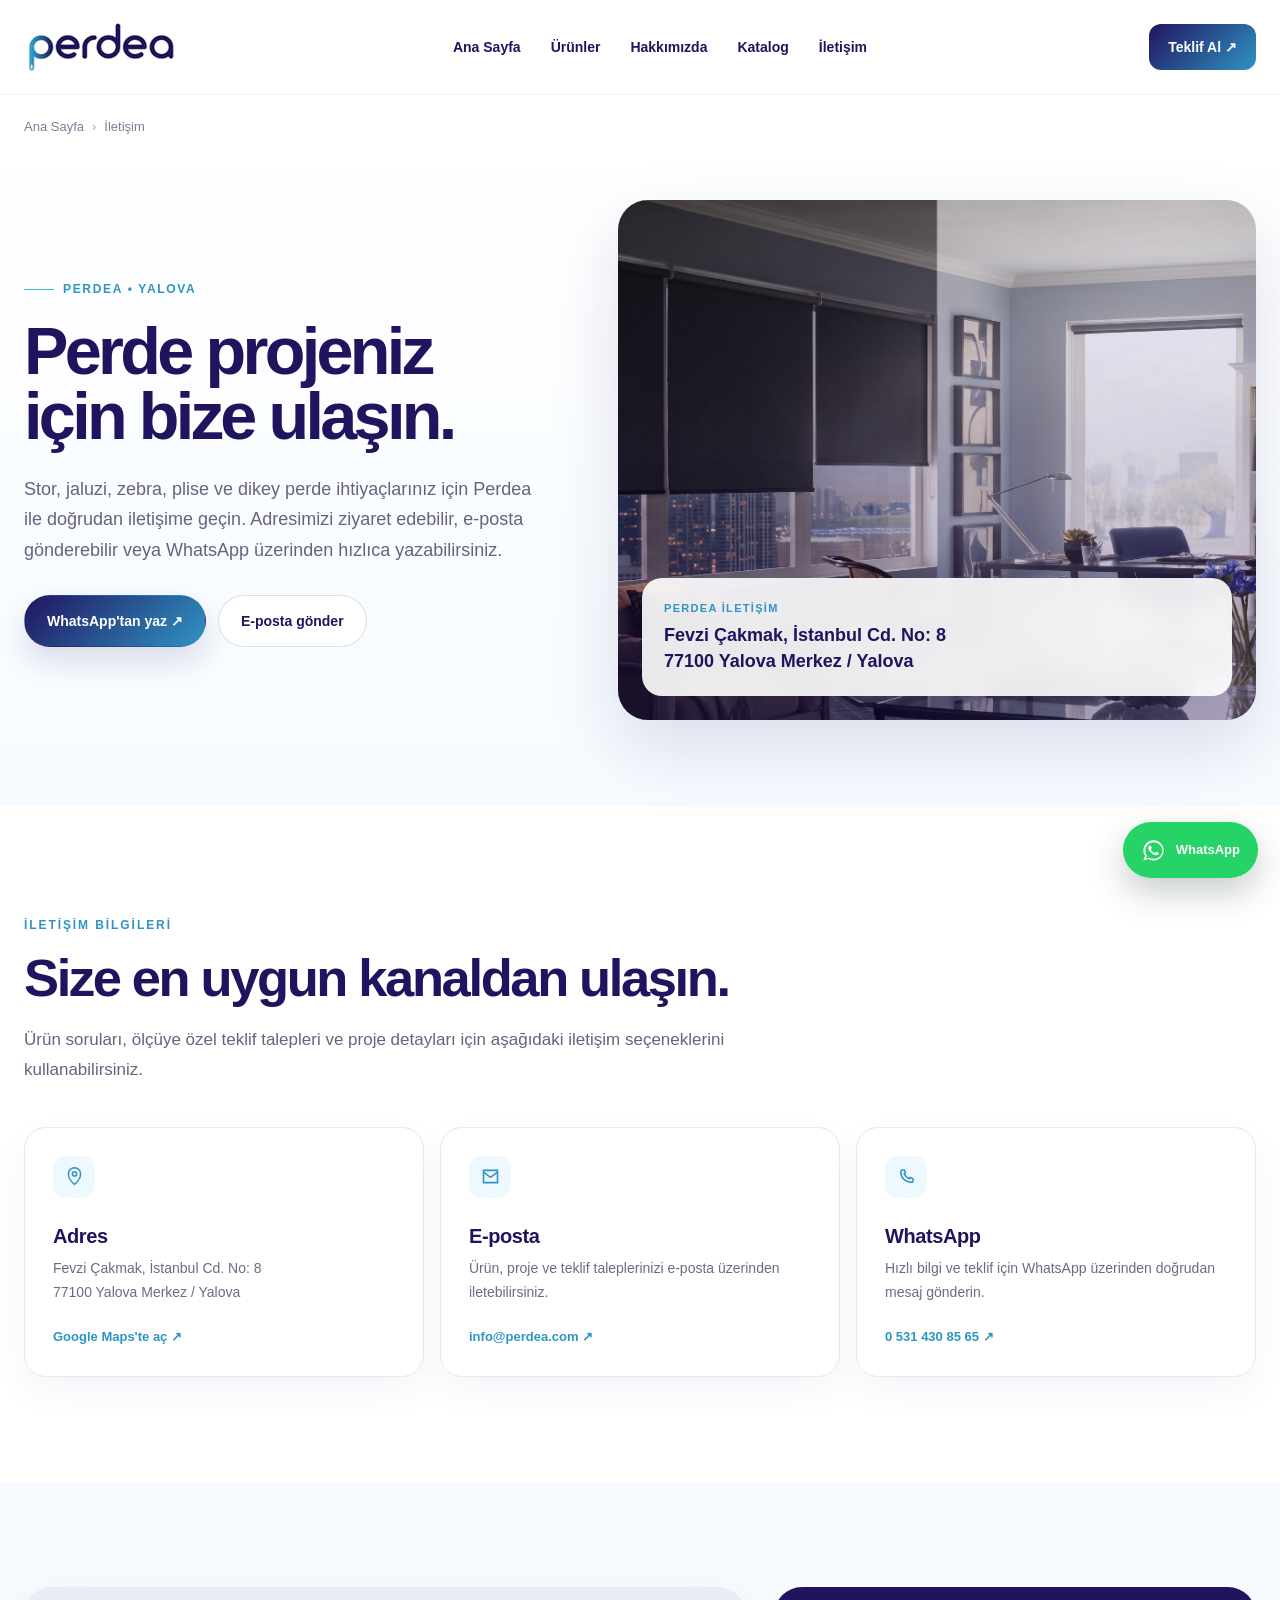
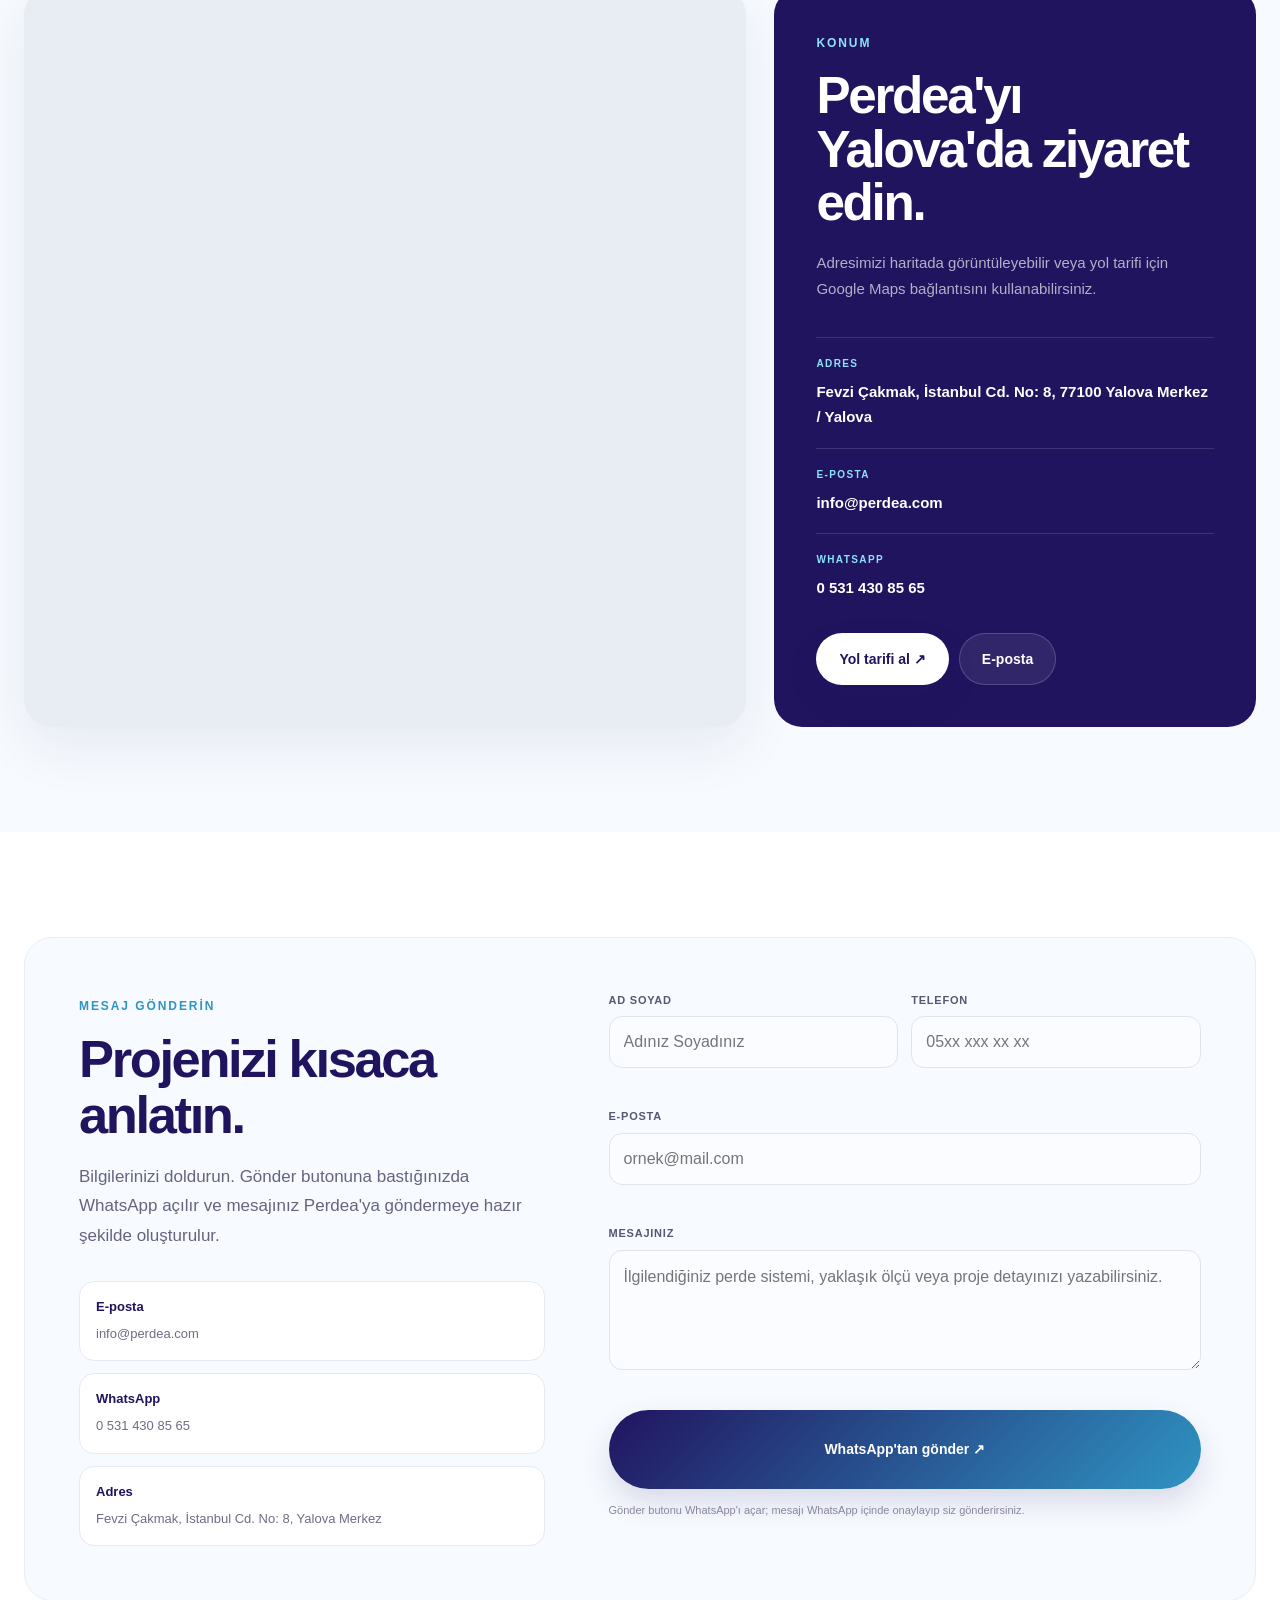
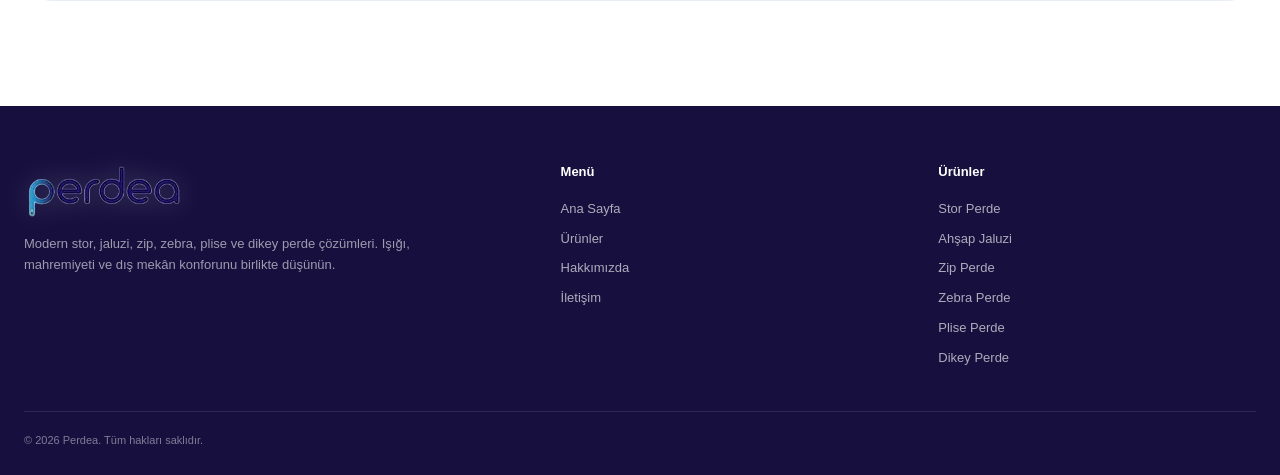
<file: iletisim/index.html>
<!doctype html>
<html lang="tr">
<head>
  <meta charset="utf-8">
  <meta name="viewport" content="width=device-width,initial-scale=1">
  <title>İletişim | Perdea Yalova Perde Sistemleri</title>
  <meta name="description" content="Perdea ile iletişime geçin. Fevzi Çakmak, İstanbul Cd. No: 8, Yalova Merkez adresimizi ziyaret edin, info@perdea.com adresine yazın veya WhatsApp'tan ulaşın.">
  <meta name="robots" content="index,follow,max-image-preview:large,max-snippet:-1,max-video-preview:-1">
  <meta name="theme-color" content="#21145f">
  <meta property="og:type" content="website">
  <meta property="og:locale" content="tr_TR">
  <meta property="og:site_name" content="Perdea">
  <meta property="og:title" content="İletişim | Perdea Yalova Perde Sistemleri">
  <meta property="og:description" content="Perdea Yalova iletişim bilgileri, adres, e-posta ve WhatsApp. Perde sistemleri için bize ulaşın.">
  <meta name="twitter:card" content="summary_large_image">
  <meta name="twitter:title" content="İletişim | Perdea Yalova Perde Sistemleri">
  <meta name="twitter:description" content="Perdea Yalova iletişim bilgileri, adres, e-posta ve WhatsApp.">
  <link rel="stylesheet" href="../assets/product-pages.css">
  <style>
    .contact-hero{padding:58px 0 86px;background:linear-gradient(180deg,#fff 0%,#f5fbff 100%)}
    .contact-hero-grid{display:grid;grid-template-columns:.9fr 1.1fr;gap:72px;align-items:center}
    .contact-hero h1{max-width:690px}
    .contact-hero .hero-lead{max-width:620px}
    .contact-visual{position:relative;min-height:520px;border-radius:30px;overflow:hidden;background:#dcebf3;box-shadow:0 28px 70px rgba(33,20,95,.13)}
    .contact-visual img{position:absolute;inset:0;width:100%;height:100%;object-fit:cover}
    .contact-visual:after{content:'';position:absolute;inset:0;background:linear-gradient(180deg,rgba(33,20,95,.04),rgba(33,20,95,.34))}
    .contact-visual-card{position:absolute;z-index:2;left:24px;right:24px;bottom:24px;padding:22px;border-radius:20px;background:rgba(255,255,255,.9);backdrop-filter:blur(12px);-webkit-backdrop-filter:blur(12px);box-shadow:0 18px 50px rgba(22,15,62,.14)}
    .contact-visual-card span{display:block;color:#2f94c3;font-size:11px;font-weight:800;letter-spacing:.12em;text-transform:uppercase;margin-bottom:6px}
    .contact-visual-card strong{display:block;font-size:18px;line-height:1.4;color:#21145f}
    .contact-info-grid{display:grid;grid-template-columns:repeat(3,1fr);gap:16px;margin-top:42px}
    .contact-info-card{padding:28px;border:1px solid #e7e8f2;border-radius:22px;background:#fff;box-shadow:0 14px 38px rgba(33,20,95,.045)}
    .contact-info-icon{width:42px;height:42px;display:grid;place-items:center;border-radius:13px;background:#eef9ff;color:#2f94c3;margin-bottom:28px}
    .contact-info-icon svg{width:21px;height:21px}
    .contact-info-card h2{font-size:20px;margin:0 0 10px;letter-spacing:-.02em}
    .contact-info-card p,.contact-info-card address{font-style:normal;margin:0 0 18px;color:#6f6985;font-size:14px;line-height:1.7}
    .contact-info-link{display:inline-flex;align-items:center;gap:7px;color:#2f94c3;font-size:13px;font-weight:800}
    .map-section{padding:105px 0;background:#f7fbff}
    .map-grid{display:grid;grid-template-columns:1.2fr .8fr;gap:28px;align-items:stretch}
    .map-frame{min-height:540px;border-radius:28px;overflow:hidden;background:#e8edf4;box-shadow:0 20px 55px rgba(33,20,95,.08)}
    .map-frame iframe{border:0;width:100%;height:100%;min-height:540px;display:block}
    .visit-card{padding:42px;border-radius:28px;background:#21145f;color:#fff;display:flex;flex-direction:column;justify-content:space-between}
    .visit-card .kicker{color:#8ee1fa}
    .visit-card h2{font-size:clamp(34px,4vw,52px);line-height:1.05;letter-spacing:-.045em;margin:14px 0 20px}
    .visit-card p{color:rgba(255,255,255,.66);font-size:15px;line-height:1.75}
    .visit-details{display:grid;gap:18px;margin-top:34px}
    .visit-detail{padding-top:18px;border-top:1px solid rgba(255,255,255,.13)}
    .visit-detail small{display:block;color:#8ee1fa;font-size:10px;font-weight:800;letter-spacing:.14em;text-transform:uppercase;margin-bottom:7px}
    .visit-detail a,.visit-detail span{color:#fff;font-size:15px;font-weight:650}
    .visit-actions{display:flex;gap:10px;flex-wrap:wrap;margin-top:32px}
    .visit-actions .btn.primary{background:#fff;color:#21145f}
    .visit-actions .btn.secondary{background:rgba(255,255,255,.08);color:#fff;border-color:rgba(255,255,255,.18)}
    .contact-form-section{padding:105px 0;background:#fff}
    .contact-form-card{display:grid;grid-template-columns:.88fr 1.12fr;gap:64px;padding:54px;border-radius:28px;background:#f7fbff;border:1px solid #e8edf6}
    .contact-hero-grid>*,.contact-info-grid>*,.map-grid>*,.contact-form-card>*{min-width:0}
    .contact-form-card h2{font-size:clamp(36px,4.1vw,58px);line-height:1.05;letter-spacing:-.045em;margin:14px 0 20px}
    .direct-list{display:grid;gap:12px;margin-top:30px}
    .direct-item{display:flex;gap:12px;align-items:flex-start;padding:15px 16px;border-radius:15px;background:#fff;border:1px solid #e6e8f2}
    .direct-item strong{display:block;font-size:13px;margin-bottom:2px}.direct-item span,.direct-item a{font-size:13px;color:#716b87;overflow-wrap:anywhere}.contact-info-link,.visit-detail a,.visit-detail span{overflow-wrap:anywhere}
    @media(max-width:980px){.contact-hero-grid,.map-grid,.contact-form-card{grid-template-columns:1fr}.contact-info-grid{grid-template-columns:1fr 1fr}.contact-visual{min-height:480px}.map-frame,.map-frame iframe{min-height:440px}}
    @media(max-width:640px){.contact-hero{padding:28px 0 58px}.contact-info-grid{grid-template-columns:1fr}.contact-info-card{padding:24px}.contact-visual{min-height:360px;border-radius:22px}.contact-visual-card{left:14px;right:14px;bottom:14px;padding:16px}.contact-visual-card strong{font-size:16px}.map-section,.contact-form-section{padding:68px 0}.visit-card,.contact-form-card{padding:28px 22px}.map-frame,.map-frame iframe{min-height:340px;border-radius:22px}}
    @media(max-width:420px){.contact-visual{min-height:320px}.contact-visual-card strong{font-size:15px}.map-frame,.map-frame iframe{min-height:300px}.visit-card,.contact-form-card{padding:24px 16px}.visit-actions{display:grid}.visit-actions .btn{width:100%}.direct-item{padding:14px 12px}}
  </style>
  <script type="application/ld+json">
  {
    "@context":"https://schema.org",
    "@graph":[
      {
        "@type":"LocalBusiness",
        "@id":"#perdea",
        "name":"Perdea",
        "email":"info@perdea.com",
        "telephone":"+905314308565",
        "address":{
          "@type":"PostalAddress",
          "streetAddress":"Fevzi Çakmak, İstanbul Cd. No: 8",
          "postalCode":"77100",
          "addressLocality":"Yalova Merkez",
          "addressRegion":"Yalova",
          "addressCountry":"TR"
        }
      },
      {
        "@type":"ContactPage",
        "name":"Perdea İletişim",
        "about":{"@id":"#perdea"}
      },
      {
        "@type":"BreadcrumbList",
        "itemListElement":[
          {"@type":"ListItem","position":1,"name":"Ana Sayfa"},
          {"@type":"ListItem","position":2,"name":"İletişim"}
        ]
      }
    ]
  }
  </script>
</head>
<body>
<header class="site-header">
  <div class="shell nav">
    <a class="brand" href="../index.html#ana-sayfa" aria-label="Perdea ana sayfa"><img src="../assets/perdea-logo.png" alt="Perdea"></a>
    <nav class="nav-links" id="site-navigation" aria-label="Ana menü">
      <a href="../index.html#ana-sayfa">Ana Sayfa</a>
      <a href="../index.html#urunler">Ürünler</a>
      <a href="../index.html#hakkimizda">Hakkımızda</a>
      <a href="../index.html#katalog">Katalog</a>
      <a href="./" aria-current="page">İletişim</a>
      <a class="mobile-nav-cta" href="#mesaj">Teklif Al ↗</a>
    </nav>
    <a class="nav-cta" href="#mesaj">Teklif Al ↗</a>
    <button class="menu-btn" type="button" aria-label="Menüyü aç" aria-expanded="false" aria-controls="site-navigation">☰</button>
  </div>
</header>

<main>
  <div class="shell breadcrumb" aria-label="Breadcrumb"><ol><li><a href="../index.html">Ana Sayfa</a></li><li aria-current="page">İletişim</li></ol></div>

  <section class="contact-hero">
    <div class="shell contact-hero-grid">
      <div>
        <span class="eyebrow">Perdea • Yalova</span>
        <h1>Perde projeniz için bize ulaşın.</h1>
        <p class="hero-lead">Stor, jaluzi, zebra, plise ve dikey perde ihtiyaçlarınız için Perdea ile doğrudan iletişime geçin. Adresimizi ziyaret edebilir, e-posta gönderebilir veya WhatsApp üzerinden hızlıca yazabilirsiniz.</p>
        <div class="hero-actions">
          <a class="btn primary" href="https://wa.me/905314308565?text=Merhaba%20Perdea%2C%20perde%20sistemleri%20hakk%C4%B1nda%20bilgi%20almak%20istiyorum." target="_blank" rel="noopener noreferrer">WhatsApp'tan yaz ↗</a>
          <a class="btn secondary" href="mailto:info@perdea.com">E-posta gönder</a>
        </div>
      </div>
      <div class="contact-visual">
        <img src="../assets/hero-background.jpeg" alt="Perdea perde sistemleri ve modern iç mekân" fetchpriority="high">
        <div class="contact-visual-card"><span>Perdea İletişim</span><strong>Fevzi Çakmak, İstanbul Cd. No: 8<br>77100 Yalova Merkez / Yalova</strong></div>
      </div>
    </div>
  </section>

  <section class="section">
    <div class="shell">
      <span class="kicker">İletişim bilgileri</span>
      <h2>Size en uygun kanaldan ulaşın.</h2>
      <p class="intro">Ürün soruları, ölçüye özel teklif talepleri ve proje detayları için aşağıdaki iletişim seçeneklerini kullanabilirsiniz.</p>
      <div class="contact-info-grid">
        <article class="contact-info-card">
          <div class="contact-info-icon" aria-hidden="true"><svg viewBox="0 0 24 24" fill="none" stroke="currentColor" stroke-width="1.8"><path d="M12 21s7-5.2 7-12a7 7 0 1 0-14 0c0 6.8 7 12 7 12Z"/><circle cx="12" cy="9" r="2.4"/></svg></div>
          <h2>Adres</h2>
          <address>Fevzi Çakmak, İstanbul Cd. No: 8<br>77100 Yalova Merkez / Yalova</address>
          <a class="contact-info-link" href="https://www.google.com/maps/place//data=!4m2!3m1!1s0x14cae52cf4d0906f:0x10410f9bb43c9b3a?sa=X&ved=1t:8290&ictx=111" target="_blank" rel="noopener noreferrer">Google Maps'te aç ↗</a>
        </article>
        <article class="contact-info-card">
          <div class="contact-info-icon" aria-hidden="true"><svg viewBox="0 0 24 24" fill="none" stroke="currentColor" stroke-width="1.8"><path d="M4 5h16v14H4z"/><path d="m4 7 8 6 8-6"/></svg></div>
          <h2>E-posta</h2>
          <p>Ürün, proje ve teklif taleplerinizi e-posta üzerinden iletebilirsiniz.</p>
          <a class="contact-info-link" href="mailto:info@perdea.com">info@perdea.com ↗</a>
        </article>
        <article class="contact-info-card">
          <div class="contact-info-icon" aria-hidden="true"><svg viewBox="0 0 24 24" fill="none" stroke="currentColor" stroke-width="1.8"><path d="M7.5 4.5h2l1.3 3.4-1.5 1.2a13 13 0 0 0 5.6 5.6l1.2-1.5 3.4 1.3v2c0 1.1-.9 2-2 2C10.3 18.5 5.5 13.7 5.5 6.5c0-1.1.9-2 2-2Z"/></svg></div>
          <h2>WhatsApp</h2>
          <p>Hızlı bilgi ve teklif için WhatsApp üzerinden doğrudan mesaj gönderin.</p>
          <a class="contact-info-link" href="https://wa.me/905314308565?text=Merhaba%20Perdea%2C%20bilgi%20almak%20istiyorum." target="_blank" rel="noopener noreferrer">0 531 430 85 65 ↗</a>
        </article>
      </div>
    </div>
  </section>

  <section class="map-section" id="konum">
    <div class="shell map-grid">
      <div class="map-frame">
        <iframe title="Perdea Yalova konumu" loading="lazy" referrerpolicy="no-referrer-when-downgrade" src="https://www.google.com/maps?q=Fevzi%20%C3%87akmak%2C%20%C4%B0stanbul%20Cd.%20No%3A%208%2C%2077100%20Yalova%20Merkez%2FYalova&output=embed"></iframe>
      </div>
      <aside class="visit-card">
        <div>
          <span class="kicker">Konum</span>
          <h2>Perdea'yı Yalova'da ziyaret edin.</h2>
          <p>Adresimizi haritada görüntüleyebilir veya yol tarifi için Google Maps bağlantısını kullanabilirsiniz.</p>
          <div class="visit-details">
            <div class="visit-detail"><small>Adres</small><span>Fevzi Çakmak, İstanbul Cd. No: 8, 77100 Yalova Merkez / Yalova</span></div>
            <div class="visit-detail"><small>E-posta</small><a href="mailto:info@perdea.com">info@perdea.com</a></div>
            <div class="visit-detail"><small>WhatsApp</small><a href="https://wa.me/905314308565" target="_blank" rel="noopener noreferrer">0 531 430 85 65</a></div>
          </div>
        </div>
        <div class="visit-actions">
          <a class="btn primary" href="https://www.google.com/maps/place//data=!4m2!3m1!1s0x14cae52cf4d0906f:0x10410f9bb43c9b3a?sa=X&ved=1t:8290&ictx=111" target="_blank" rel="noopener noreferrer">Yol tarifi al ↗</a>
          <a class="btn secondary" href="mailto:info@perdea.com">E-posta</a>
        </div>
      </aside>
    </div>
  </section>

  <section class="contact-form-section" id="mesaj">
    <div class="shell contact-form-card">
      <div>
        <span class="kicker">Mesaj gönderin</span>
        <h2>Projenizi kısaca anlatın.</h2>
        <p class="intro">Bilgilerinizi doldurun. Gönder butonuna bastığınızda WhatsApp açılır ve mesajınız Perdea'ya göndermeye hazır şekilde oluşturulur.</p>
        <div class="direct-list">
          <div class="direct-item"><div><strong>E-posta</strong><a href="mailto:info@perdea.com">info@perdea.com</a></div></div>
          <div class="direct-item"><div><strong>WhatsApp</strong><a href="https://wa.me/905314308565" target="_blank" rel="noopener noreferrer">0 531 430 85 65</a></div></div>
          <div class="direct-item"><div><strong>Adres</strong><span>Fevzi Çakmak, İstanbul Cd. No: 8, Yalova Merkez</span></div></div>
        </div>
      </div>
      <form class="form product-quote-form" data-product="Genel iletişim talebi">
        <div class="field"><label for="contact-name">AD SOYAD</label><input id="contact-name" name="name" required autocomplete="name" placeholder="Adınız Soyadınız"></div>
        <div class="field"><label for="contact-phone">TELEFON</label><input id="contact-phone" name="phone" type="tel" required autocomplete="tel" placeholder="05xx xxx xx xx"></div>
        <div class="field full"><label for="contact-email">E-POSTA</label><input id="contact-email" name="email" type="email" required autocomplete="email" placeholder="ornek@mail.com"></div>
        <div class="field full"><label for="contact-message">MESAJINIZ</label><textarea id="contact-message" name="message" required placeholder="İlgilendiğiniz perde sistemi, yaklaşık ölçü veya proje detayınızı yazabilirsiniz."></textarea></div>
        <button class="btn primary form-submit" type="submit">WhatsApp'tan gönder ↗</button>
        <p class="form-note">Gönder butonu WhatsApp'ı açar; mesajı WhatsApp içinde onaylayıp siz gönderirsiniz.</p>
      </form>
    </div>
  </section>
</main>

<footer class="footer">
  <div class="shell">
    <div class="footer-grid">
      <div class="footer-brand"><img src="../assets/perdea-logo.png" alt="Perdea"><p>Modern stor, jaluzi, zip, zebra, plise ve dikey perde çözümleri. Işığı, mahremiyeti ve dış mekân konforunu birlikte düşünün.</p></div>
      <div><h4>Menü</h4><div class="footer-links"><a href="../index.html">Ana Sayfa</a><a href="../index.html#urunler">Ürünler</a><a href="../index.html#hakkimizda">Hakkımızda</a><a href="./">İletişim</a></div></div>
      <div><h4>Ürünler</h4><div class="footer-links"><a href="../stor-perde/">Stor Perde</a><a href="../ahsap-jaluzi-perde/">Ahşap Jaluzi</a><a href="../zip-perde/">Zip Perde</a><a href="../zebra-perde/">Zebra Perde</a><a href="../plise-perde/">Plise Perde</a><a href="../dikey-perde/">Dikey Perde</a></div></div>
    </div>
    <div class="footer-bottom">© 2026 Perdea. Tüm hakları saklıdır.</div>
  </div>
</footer>

<a class="whatsapp" href="https://wa.me/905314308565?text=Merhaba%20Perdea%2C%20bilgi%20almak%20istiyorum." target="_blank" rel="noopener noreferrer" aria-label="Perdea WhatsApp">
  <svg viewBox="0 0 32 32" aria-hidden="true"><path fill="currentColor" d="M16.04 3C8.87 3 3.04 8.77 3.04 15.86c0 2.48.72 4.9 2.08 6.97L3 29l6.34-2.03a13.12 13.12 0 0 0 6.69 1.84h.01C23.2 28.81 29 23.05 29 15.95 29 8.84 23.2 3 16.04 3Zm0 23.64h-.01a10.92 10.92 0 0 1-5.57-1.52l-.4-.24-3.76 1.2 1.23-3.63-.26-.41a10.68 10.68 0 0 1-1.68-5.78c0-5.9 4.86-10.7 10.84-10.7 5.98 0 10.84 4.8 10.84 10.7 0 5.9-4.86 10.38-10.84 10.38Zm5.94-8.07c-.33-.16-1.93-.94-2.23-1.05-.3-.1-.52-.16-.74.16-.22.33-.85 1.05-1.04 1.26-.19.22-.38.24-.71.08-.33-.16-1.39-.51-2.65-1.62a9.8 9.8 0 0 1-1.84-2.27c-.19-.33-.02-.5.14-.66.15-.15.33-.38.49-.57.16-.19.22-.33.33-.55.11-.22.05-.41-.03-.57-.08-.16-.74-1.76-1.01-2.42-.27-.64-.54-.56-.74-.57h-.63c-.22 0-.57.08-.87.41-.3.33-1.15 1.11-1.15 2.71s1.18 3.15 1.34 3.37c.16.22 2.32 3.5 5.62 4.91.79.34 1.4.54 1.88.69.79.25 1.5.21 2.07.13.63-.09 1.93-.78 2.2-1.54.27-.76.27-1.41.19-1.54-.08-.14-.3-.22-.63-.38Z"/></svg><span>WhatsApp</span>
</a>
<div class="toast" role="status">WhatsApp açılıyor…</div>
<script src="../assets/product-pages.js"></script>
</body>
</html>
</file>
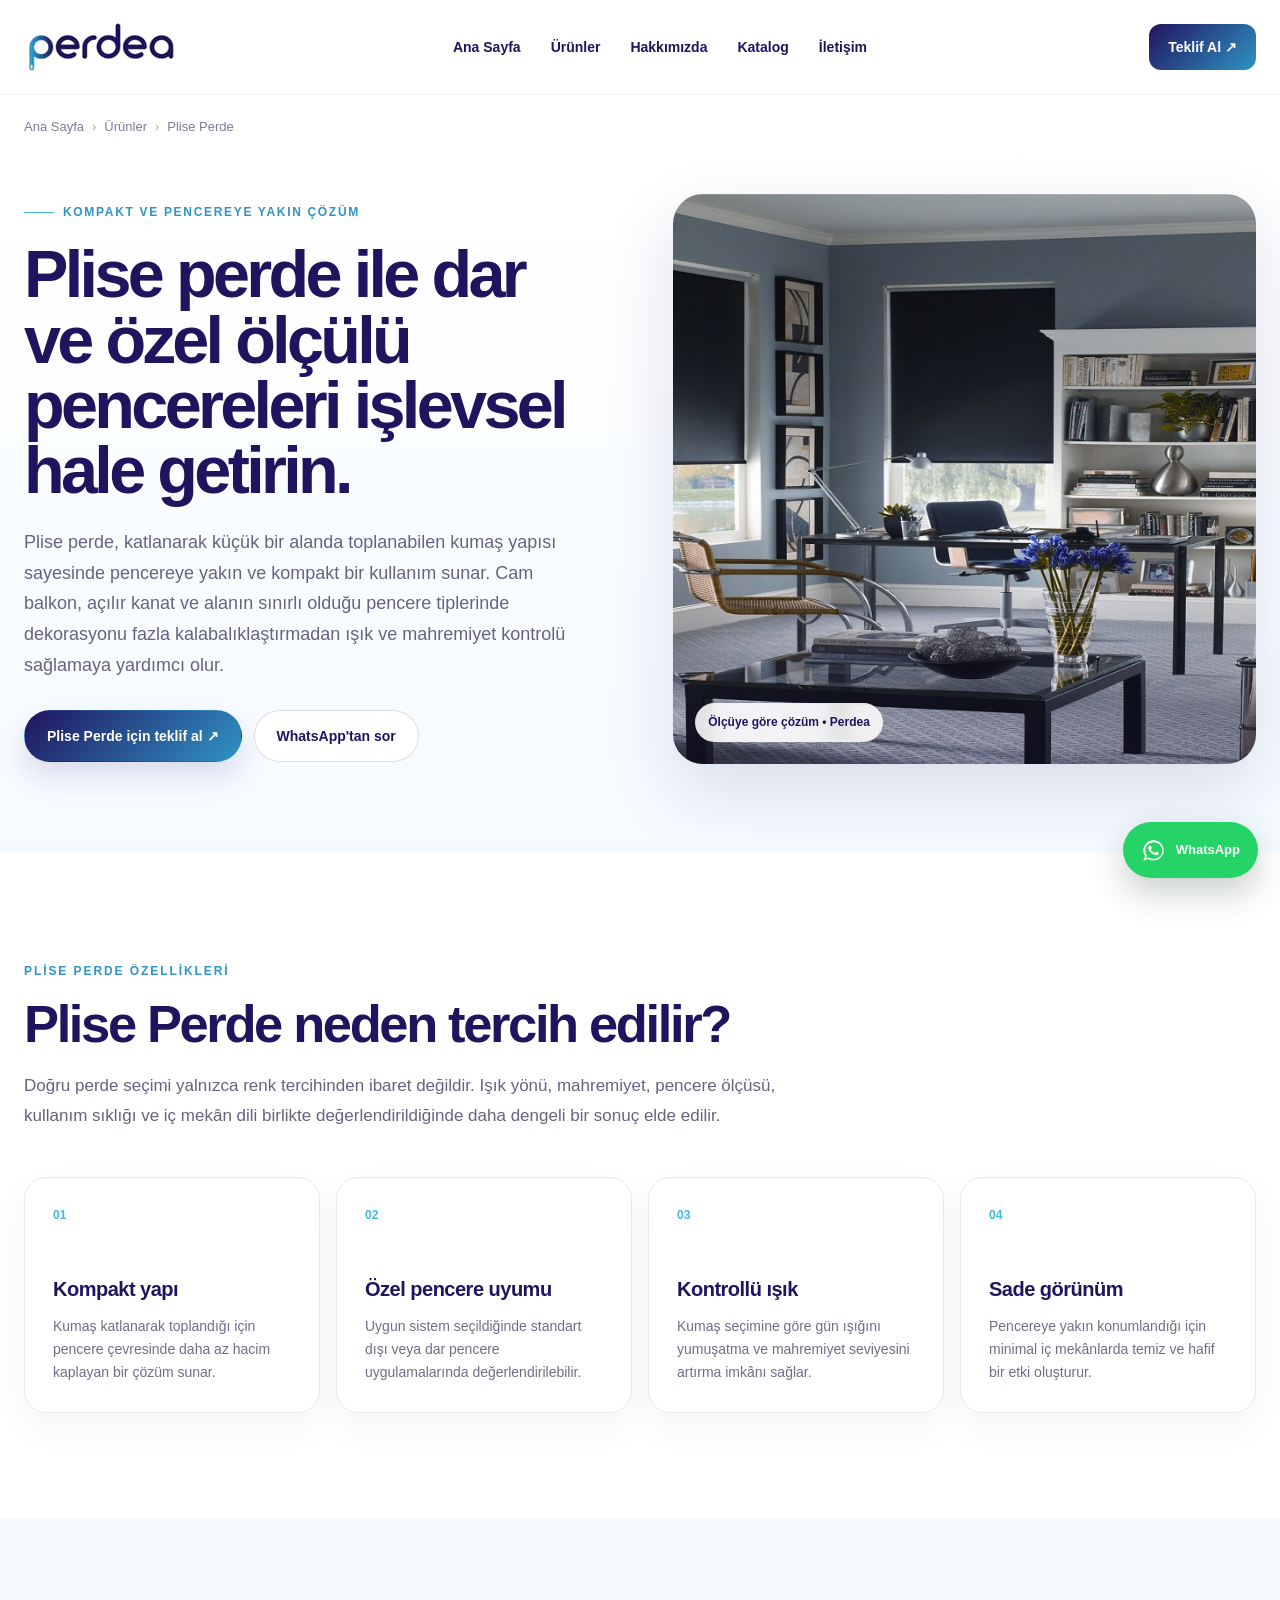
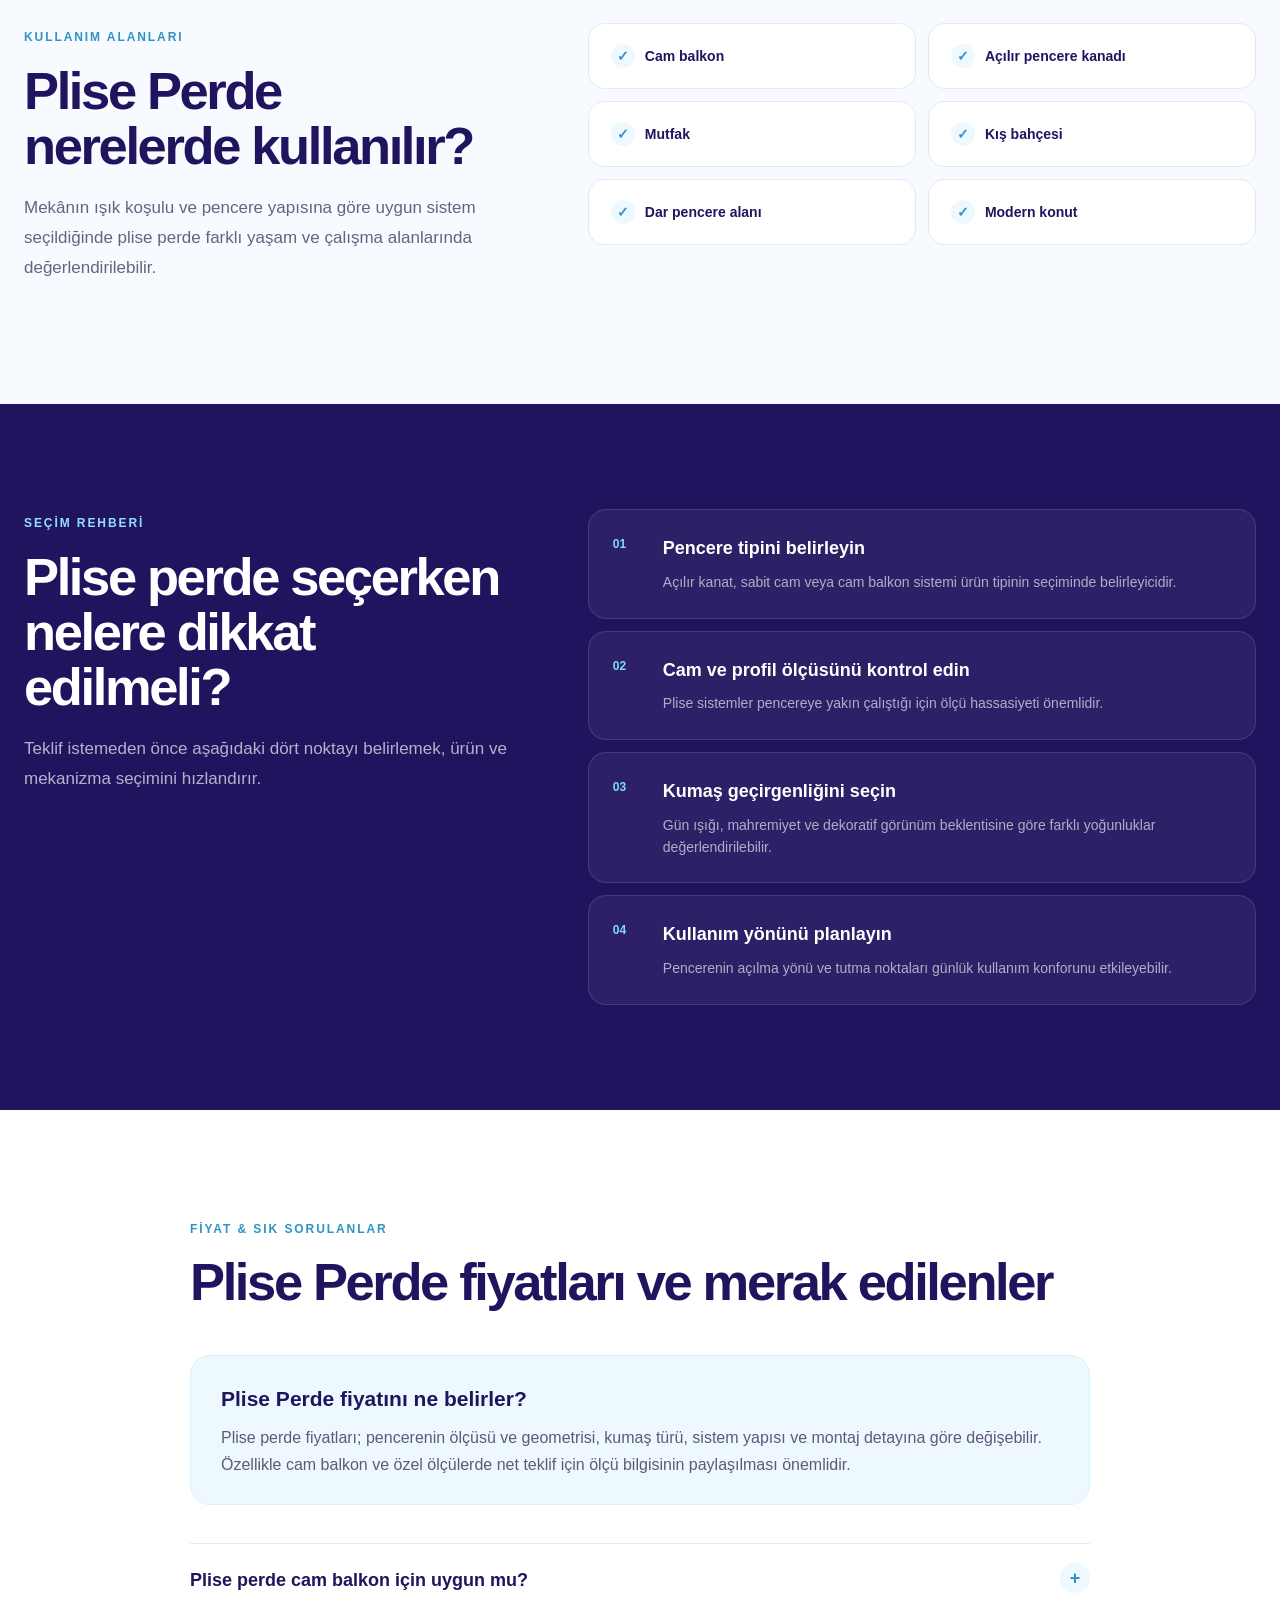
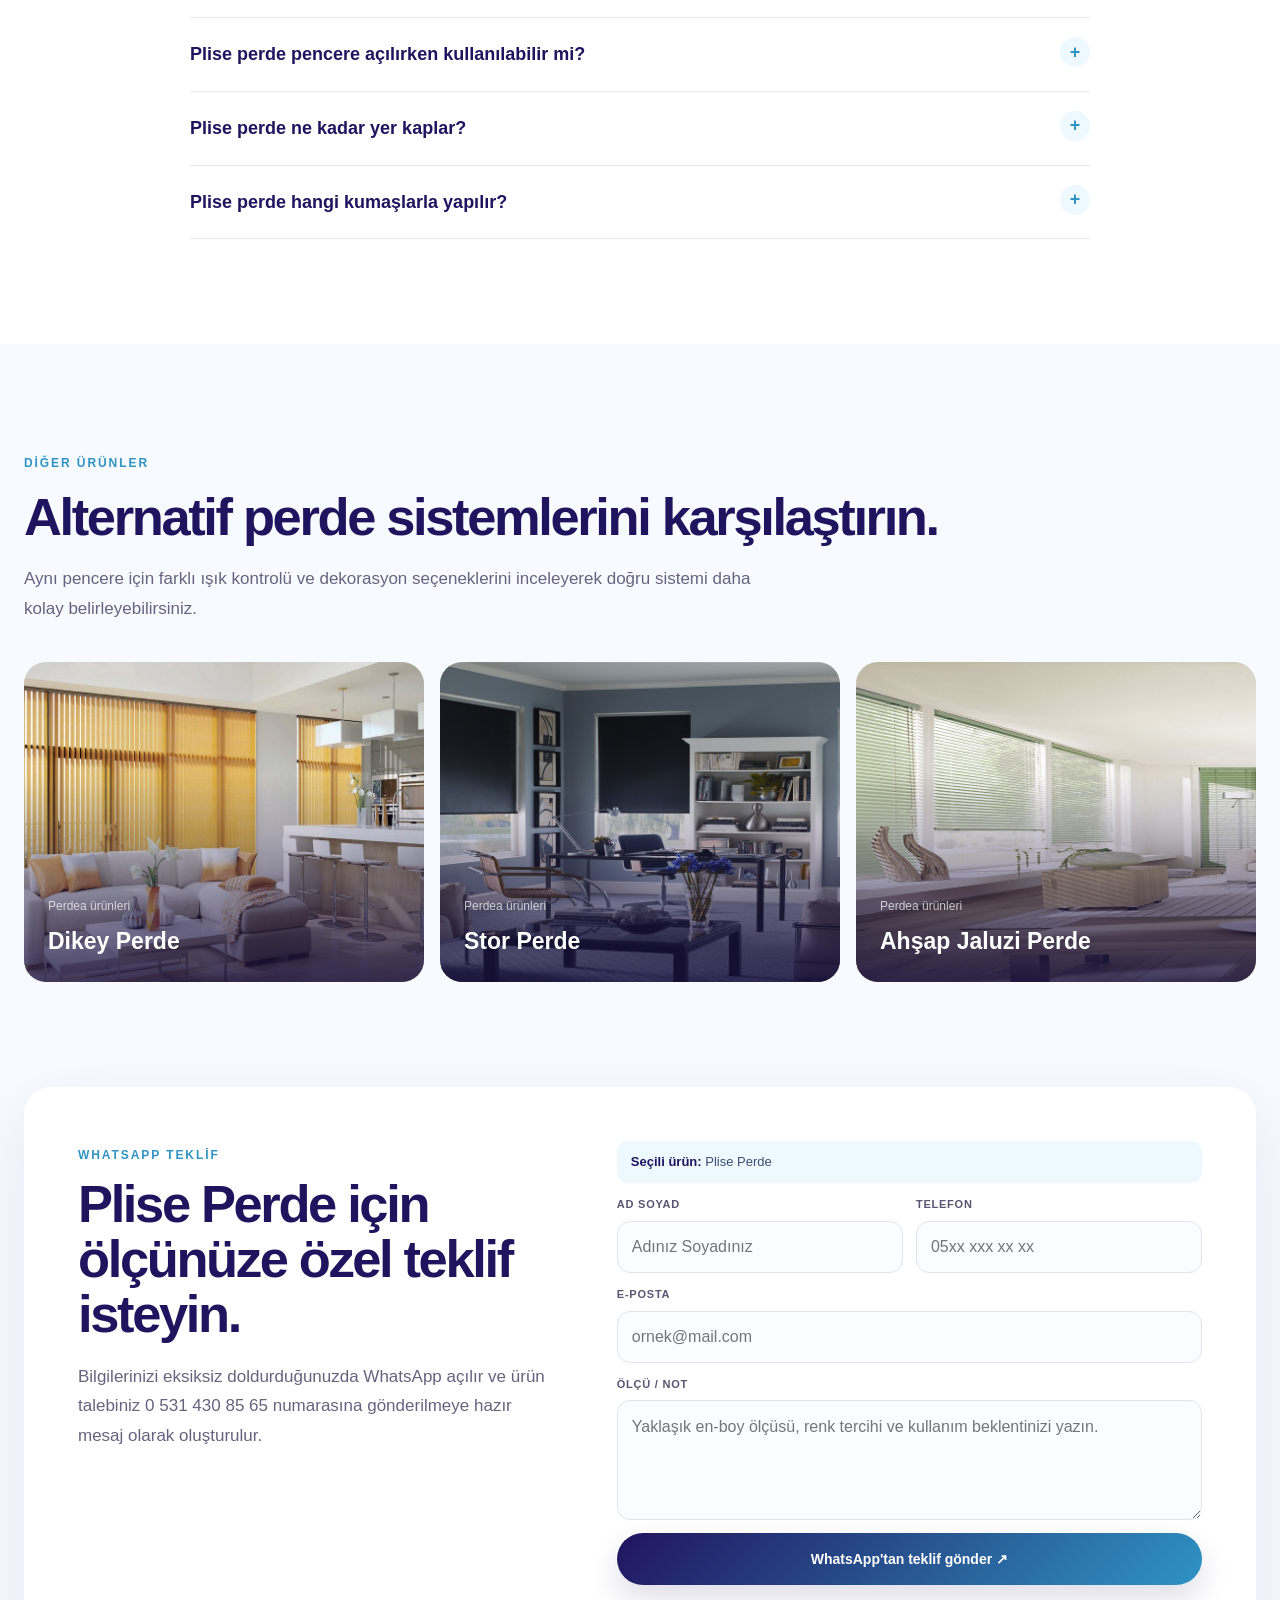
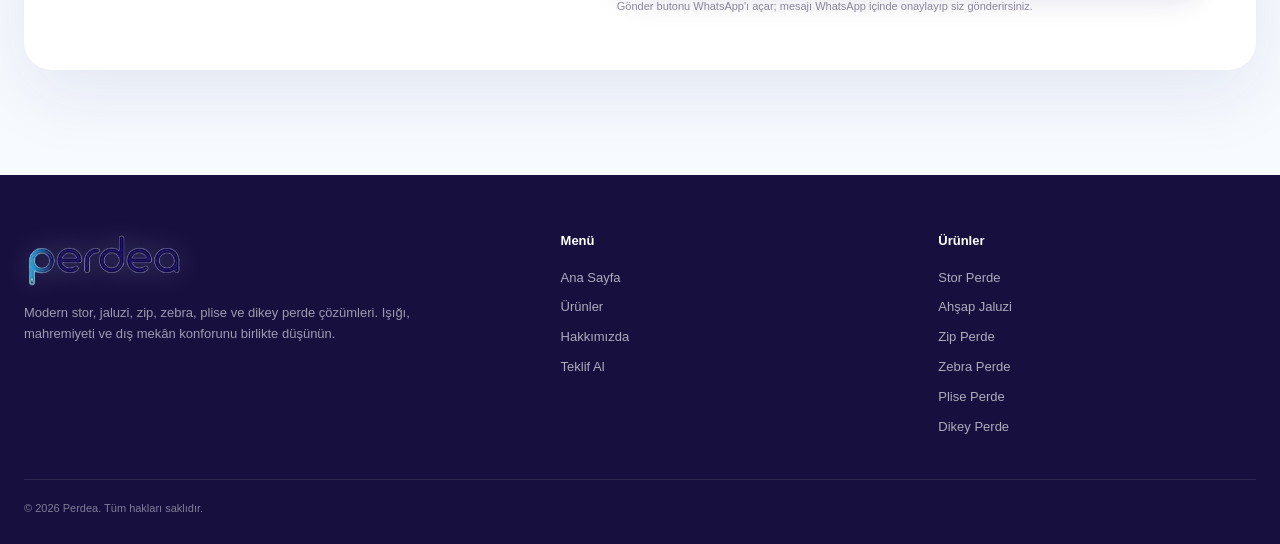
<file: plise-perde/index.html>
<!doctype html>
<html lang="tr">
<head>
  <meta charset="utf-8">
  <meta name="viewport" content="width=device-width,initial-scale=1">
  <title>Plise Perde Modelleri | Cam Balkon ve Pencere | Perdea</title>
  <meta name="description" content="Perdea plise perde çözümleri; cam balkon, dar alan ve farklı pencere geometrilerinde kompakt ışık kontrolü sağlar. Ölçüye özel teklif alın.">
  <meta name="robots" content="index,follow,max-image-preview:large,max-snippet:-1,max-video-preview:-1">
  <meta name="theme-color" content="#21145f">
  <meta property="og:type" content="website">
  <meta property="og:locale" content="tr_TR">
  <meta property="og:site_name" content="Perdea">
  <meta property="og:title" content="Plise Perde Modelleri | Cam Balkon ve Pencere | Perdea">
  <meta property="og:description" content="Perdea plise perde çözümleri; cam balkon, dar alan ve farklı pencere geometrilerinde kompakt ışık kontrolü sağlar. Ölçüye özel teklif alın.">
  <meta name="twitter:card" content="summary_large_image">
  <meta name="twitter:title" content="Plise Perde Modelleri | Cam Balkon ve Pencere | Perdea">
  <meta name="twitter:description" content="Perdea plise perde çözümleri; cam balkon, dar alan ve farklı pencere geometrilerinde kompakt ışık kontrolü sağlar. Ölçüye özel teklif alın.">
  <!-- Canlı alan adı kesinleştiğinde bu sayfaya canonical URL ve mutlak og:image ekleyin. -->
  <link rel="stylesheet" href="../assets/product-pages.css">
  <script type="application/ld+json">{"@context": "https://schema.org", "@type": "Product", "name": "Plise Perde", "description": "Perdea plise perde çözümleri; cam balkon, dar alan ve farklı pencere geometrilerinde kompakt ışık kontrolü sağlar. Ölçüye özel teklif alın.", "brand": {"@type": "Brand", "name": "Perdea"}, "category": "Perde Sistemleri"}</script>
<script type="application/ld+json">{"@context": "https://schema.org", "@type": "FAQPage", "mainEntity": [{"@type": "Question", "name": "Plise perde cam balkon için uygun mu?", "acceptedAnswer": {"@type": "Answer", "text": "Uygun profil ve uygulama şartlarında plise perde cam balkon sistemlerinde sık değerlendirilen kompakt çözümlerden biridir."}}, {"@type": "Question", "name": "Plise perde pencere açılırken kullanılabilir mi?", "acceptedAnswer": {"@type": "Answer", "text": "Sistem tipine ve montaj şekline göre perde pencere kanadıyla birlikte hareket edecek şekilde uygulanabilir. Uygunluk için pencere profili ve açılma yönü kontrol edilmelidir."}}, {"@type": "Question", "name": "Plise perde ne kadar yer kaplar?", "acceptedAnswer": {"@type": "Answer", "text": "Katlanabilir yapısı sayesinde toplandığında oldukça kompakt bir hacim oluşturur. Kesin ölçü seçilen sisteme göre değişir."}}, {"@type": "Question", "name": "Plise perde hangi kumaşlarla yapılır?", "acceptedAnswer": {"@type": "Answer", "text": "Işık filtreleyen, dekoratif veya daha yüksek mahremiyet sağlayan farklı kumaş yapıları değerlendirilebilir. Seçim kullanım alanına göre yapılmalıdır."}}]}</script>
<script type="application/ld+json">{"@context": "https://schema.org", "@type": "BreadcrumbList", "itemListElement": [{"@type": "ListItem", "position": 1, "name": "Ana Sayfa"}, {"@type": "ListItem", "position": 2, "name": "Ürünler"}, {"@type": "ListItem", "position": 3, "name": "Plise Perde"}]}</script>
</head>
<body>
<header class="site-header">
  <div class="shell nav">
    <a class="brand" href="../index.html#ana-sayfa" aria-label="Perdea ana sayfa"><img src="../assets/perdea-logo.png" alt="Perdea"></a>
    <nav class="nav-links" id="site-navigation" aria-label="Ana menü"><a href="../index.html#ana-sayfa">Ana Sayfa</a><a href="../index.html#urunler">Ürünler</a><a href="../index.html#hakkimizda">Hakkımızda</a><a href="../index.html#katalog">Katalog</a><a href="../iletisim/">İletişim</a><a class="mobile-nav-cta" href="#teklif">Teklif Al ↗</a></nav>
    <a class="nav-cta" href="#teklif">Teklif Al ↗</a>
    <button class="menu-btn" type="button" aria-label="Menüyü aç" aria-expanded="false" aria-controls="site-navigation">☰</button>
  </div>
</header>
<main>
  <div class="shell breadcrumb" aria-label="Breadcrumb"><ol><li><a href="../index.html">Ana Sayfa</a></li><li><a href="../index.html#urunler">Ürünler</a></li><li aria-current="page">Plise Perde</li></ol></div>
  <section class="product-hero">
    <div class="shell hero-grid">
      <div>
        <span class="eyebrow">Kompakt ve pencereye yakın çözüm</span>
        <h1>Plise perde ile dar ve özel ölçülü pencereleri işlevsel hale getirin.</h1>
        <p class="hero-lead">Plise perde, katlanarak küçük bir alanda toplanabilen kumaş yapısı sayesinde pencereye yakın ve kompakt bir kullanım sunar. Cam balkon, açılır kanat ve alanın sınırlı olduğu pencere tiplerinde dekorasyonu fazla kalabalıklaştırmadan ışık ve mahremiyet kontrolü sağlamaya yardımcı olur.</p>
        <div class="hero-actions"><a class="btn primary" href="#teklif">Plise Perde için teklif al ↗</a><a class="btn secondary" href="https://wa.me/905314308565?text=Merhaba%20Perdea%2C%20Plise%20Perde%20hakk%C4%B1nda%20bilgi%20almak%20istiyorum." target="_blank" rel="noopener noreferrer">WhatsApp'tan sor</a></div>
      </div>
      <div class="hero-media"><img src="../assets/stor.jpg" alt="Perdea Plise Perde uygulaması" fetchpriority="high"><span class="hero-chip">Ölçüye göre çözüm • Perdea</span></div>
    </div>
  </section>

  <section class="section">
    <div class="shell">
      <span class="kicker">Plise Perde özellikleri</span>
      <h2>Plise Perde neden tercih edilir?</h2>
      <p class="intro">Doğru perde seçimi yalnızca renk tercihinden ibaret değildir. Işık yönü, mahremiyet, pencere ölçüsü, kullanım sıklığı ve iç mekân dili birlikte değerlendirildiğinde daha dengeli bir sonuç elde edilir.</p>
      <div class="benefit-grid"><article class="benefit"><span class="num">01</span><h3>Kompakt yapı</h3><p>Kumaş katlanarak toplandığı için pencere çevresinde daha az hacim kaplayan bir çözüm sunar.</p></article><article class="benefit"><span class="num">02</span><h3>Özel pencere uyumu</h3><p>Uygun sistem seçildiğinde standart dışı veya dar pencere uygulamalarında değerlendirilebilir.</p></article><article class="benefit"><span class="num">03</span><h3>Kontrollü ışık</h3><p>Kumaş seçimine göre gün ışığını yumuşatma ve mahremiyet seviyesini artırma imkânı sağlar.</p></article><article class="benefit"><span class="num">04</span><h3>Sade görünüm</h3><p>Pencereye yakın konumlandığı için minimal iç mekânlarda temiz ve hafif bir etki oluşturur.</p></article></div>
    </div>
  </section>

  <section class="section alt">
    <div class="shell two-col">
      <div><span class="kicker">Kullanım alanları</span><h2>Plise Perde nerelerde kullanılır?</h2><p class="intro">Mekânın ışık koşulu ve pencere yapısına göre uygun sistem seçildiğinde plise perde farklı yaşam ve çalışma alanlarında değerlendirilebilir.</p></div>
      <div class="use-list"><div class="use-item">Cam balkon</div><div class="use-item">Açılır pencere kanadı</div><div class="use-item">Mutfak</div><div class="use-item">Kış bahçesi</div><div class="use-item">Dar pencere alanı</div><div class="use-item">Modern konut</div></div>
    </div>
  </section>

  <section class="section dark">
    <div class="shell two-col">
      <div><span class="kicker">Seçim rehberi</span><h2>Plise perde seçerken nelere dikkat edilmeli?</h2><p class="intro">Teklif istemeden önce aşağıdaki dört noktayı belirlemek, ürün ve mekanizma seçimini hızlandırır.</p></div>
      <div class="guide"><article class="guide-item"><h3>Pencere tipini belirleyin</h3><p>Açılır kanat, sabit cam veya cam balkon sistemi ürün tipinin seçiminde belirleyicidir.</p></article><article class="guide-item"><h3>Cam ve profil ölçüsünü kontrol edin</h3><p>Plise sistemler pencereye yakın çalıştığı için ölçü hassasiyeti önemlidir.</p></article><article class="guide-item"><h3>Kumaş geçirgenliğini seçin</h3><p>Gün ışığı, mahremiyet ve dekoratif görünüm beklentisine göre farklı yoğunluklar değerlendirilebilir.</p></article><article class="guide-item"><h3>Kullanım yönünü planlayın</h3><p>Pencerenin açılma yönü ve tutma noktaları günlük kullanım konforunu etkileyebilir.</p></article></div>
    </div>
  </section>

  <section class="section">
    <div class="shell faq-wrap">
      <span class="kicker">Fiyat & sık sorulanlar</span>
      <h2>Plise Perde fiyatları ve merak edilenler</h2>
      <div class="price-box"><h3>Plise Perde fiyatını ne belirler?</h3><p>Plise perde fiyatları; pencerenin ölçüsü ve geometrisi, kumaş türü, sistem yapısı ve montaj detayına göre değişebilir. Özellikle cam balkon ve özel ölçülerde net teklif için ölçü bilgisinin paylaşılması önemlidir.</p></div>
      <div class="faq" style="margin-top:38px"><details><summary>Plise perde cam balkon için uygun mu?</summary><p>Uygun profil ve uygulama şartlarında plise perde cam balkon sistemlerinde sık değerlendirilen kompakt çözümlerden biridir.</p></details><details><summary>Plise perde pencere açılırken kullanılabilir mi?</summary><p>Sistem tipine ve montaj şekline göre perde pencere kanadıyla birlikte hareket edecek şekilde uygulanabilir. Uygunluk için pencere profili ve açılma yönü kontrol edilmelidir.</p></details><details><summary>Plise perde ne kadar yer kaplar?</summary><p>Katlanabilir yapısı sayesinde toplandığında oldukça kompakt bir hacim oluşturur. Kesin ölçü seçilen sisteme göre değişir.</p></details><details><summary>Plise perde hangi kumaşlarla yapılır?</summary><p>Işık filtreleyen, dekoratif veya daha yüksek mahremiyet sağlayan farklı kumaş yapıları değerlendirilebilir. Seçim kullanım alanına göre yapılmalıdır.</p></details></div>
    </div>
  </section>

  <section class="section alt">
    <div class="shell"><span class="kicker">Diğer ürünler</span><h2>Alternatif perde sistemlerini karşılaştırın.</h2><p class="intro">Aynı pencere için farklı ışık kontrolü ve dekorasyon seçeneklerini inceleyerek doğru sistemi daha kolay belirleyebilirsiniz.</p><div class="related-grid"><a class="related" href="../dikey-perde/" aria-label="Dikey Perde sayfasını incele"><img src="../assets/dikey.jpg" alt="Dikey Perde uygulaması" loading="lazy"><div class="related-copy"><span>Perdea ürünleri</span><h3>Dikey Perde</h3></div></a><a class="related" href="../stor-perde/" aria-label="Stor Perde sayfasını incele"><img src="../assets/stor.jpg" alt="Stor Perde uygulaması" loading="lazy"><div class="related-copy"><span>Perdea ürünleri</span><h3>Stor Perde</h3></div></a><a class="related" href="../ahsap-jaluzi-perde/" aria-label="Ahşap Jaluzi Perde sayfasını incele"><img src="../assets/jaluzi.jpg" alt="Ahşap Jaluzi Perde uygulaması" loading="lazy"><div class="related-copy"><span>Perdea ürünleri</span><h3>Ahşap Jaluzi Perde</h3></div></a></div></div>
  </section>

  <section class="section alt" id="teklif" style="padding-top:0">
    <div class="shell contact-card">
      <div><span class="kicker">WhatsApp teklif</span><h2>Plise Perde için ölçünüze özel teklif isteyin.</h2><p class="intro">Bilgilerinizi eksiksiz doldurduğunuzda WhatsApp açılır ve ürün talebiniz 0 531 430 85 65 numarasına gönderilmeye hazır mesaj olarak oluşturulur.</p></div>
      <form class="form product-quote-form" data-product="Plise Perde">
        <div class="form-product"><strong>Seçili ürün:</strong> Plise Perde</div>
        <div class="field"><label for="name-plise-perde">AD SOYAD</label><input id="name-plise-perde" name="name" required autocomplete="name" placeholder="Adınız Soyadınız"></div>
        <div class="field"><label for="phone-plise-perde">TELEFON</label><input id="phone-plise-perde" name="phone" type="tel" required autocomplete="tel" placeholder="05xx xxx xx xx"></div>
        <div class="field full"><label for="email-plise-perde">E-POSTA</label><input id="email-plise-perde" name="email" type="email" required autocomplete="email" placeholder="ornek@mail.com"></div>
        <div class="field full"><label for="message-plise-perde">ÖLÇÜ / NOT</label><textarea id="message-plise-perde" name="message" required placeholder="Yaklaşık en-boy ölçüsü, renk tercihi ve kullanım beklentinizi yazın."></textarea></div>
        <button class="btn primary form-submit" type="submit">WhatsApp'tan teklif gönder ↗</button>
        <p class="form-note">Gönder butonu WhatsApp'ı açar; mesajı WhatsApp içinde onaylayıp siz gönderirsiniz.</p>
      </form>
    </div>
  </section>
</main>
<footer class="footer">
  <div class="shell"><div class="footer-grid"><div class="footer-brand"><img src="../assets/perdea-logo.png" alt="Perdea"><p>Modern stor, jaluzi, zip, zebra, plise ve dikey perde çözümleri. Işığı, mahremiyeti ve dış mekân konforunu birlikte düşünün.</p></div><div><h4>Menü</h4><div class="footer-links"><a href="../index.html">Ana Sayfa</a><a href="../index.html#urunler">Ürünler</a><a href="../index.html#hakkimizda">Hakkımızda</a><a href="../index.html#iletisim">Teklif Al</a></div></div><div><h4>Ürünler</h4><div class="footer-links"><a href="../stor-perde/">Stor Perde</a><a href="../ahsap-jaluzi-perde/">Ahşap Jaluzi</a><a href="../zip-perde/">Zip Perde</a><a href="../zebra-perde/">Zebra Perde</a><a href="../plise-perde/">Plise Perde</a><a href="../dikey-perde/">Dikey Perde</a></div></div></div><div class="footer-bottom">© 2026 Perdea. Tüm hakları saklıdır.</div></div>
</footer>
<a class="whatsapp" href="https://wa.me/905314308565?text=Merhaba%20Perdea%2C%20Plise%20Perde%20hakk%C4%B1nda%20bilgi%20almak%20istiyorum." target="_blank" rel="noopener noreferrer" aria-label="Perdea WhatsApp"><svg viewBox="0 0 32 32" aria-hidden="true"><path fill="currentColor" d="M16.04 3C8.87 3 3.04 8.77 3.04 15.86c0 2.48.72 4.9 2.08 6.97L3 29l6.34-2.03a13.12 13.12 0 0 0 6.69 1.84h.01C23.2 28.81 29 23.05 29 15.95 29 8.84 23.2 3 16.04 3Zm0 23.64h-.01a10.92 10.92 0 0 1-5.57-1.52l-.4-.24-3.76 1.2 1.23-3.63-.26-.41a10.68 10.68 0 0 1-1.68-5.78c0-5.9 4.86-10.7 10.84-10.7 5.98 0 10.84 4.8 10.84 10.7 0 5.9-4.86 10.38-10.84 10.38Zm5.94-8.07c-.33-.16-1.93-.94-2.23-1.05-.3-.1-.52-.16-.74.16-.22.33-.85 1.05-1.04 1.26-.19.22-.38.24-.71.08-.33-.16-1.39-.51-2.65-1.62a9.8 9.8 0 0 1-1.84-2.27c-.19-.33-.02-.5.14-.66.15-.15.33-.38.49-.57.16-.19.22-.33.33-.55.11-.22.05-.41-.03-.57-.08-.16-.74-1.76-1.01-2.42-.27-.64-.54-.56-.74-.57h-.63c-.22 0-.57.08-.87.41-.3.33-1.15 1.11-1.15 2.71s1.18 3.15 1.34 3.37c.16.22 2.32 3.5 5.62 4.91.79.34 1.4.54 1.88.69.79.25 1.5.21 2.07.13.63-.09 1.93-.78 2.2-1.54.27-.76.27-1.41.19-1.54-.08-.14-.3-.22-.63-.38Z"/></svg><span>WhatsApp</span></a>
<div class="toast" role="status">WhatsApp açılıyor…</div>
<script src="../assets/product-pages.js"></script>
</body>
</html>
</file>
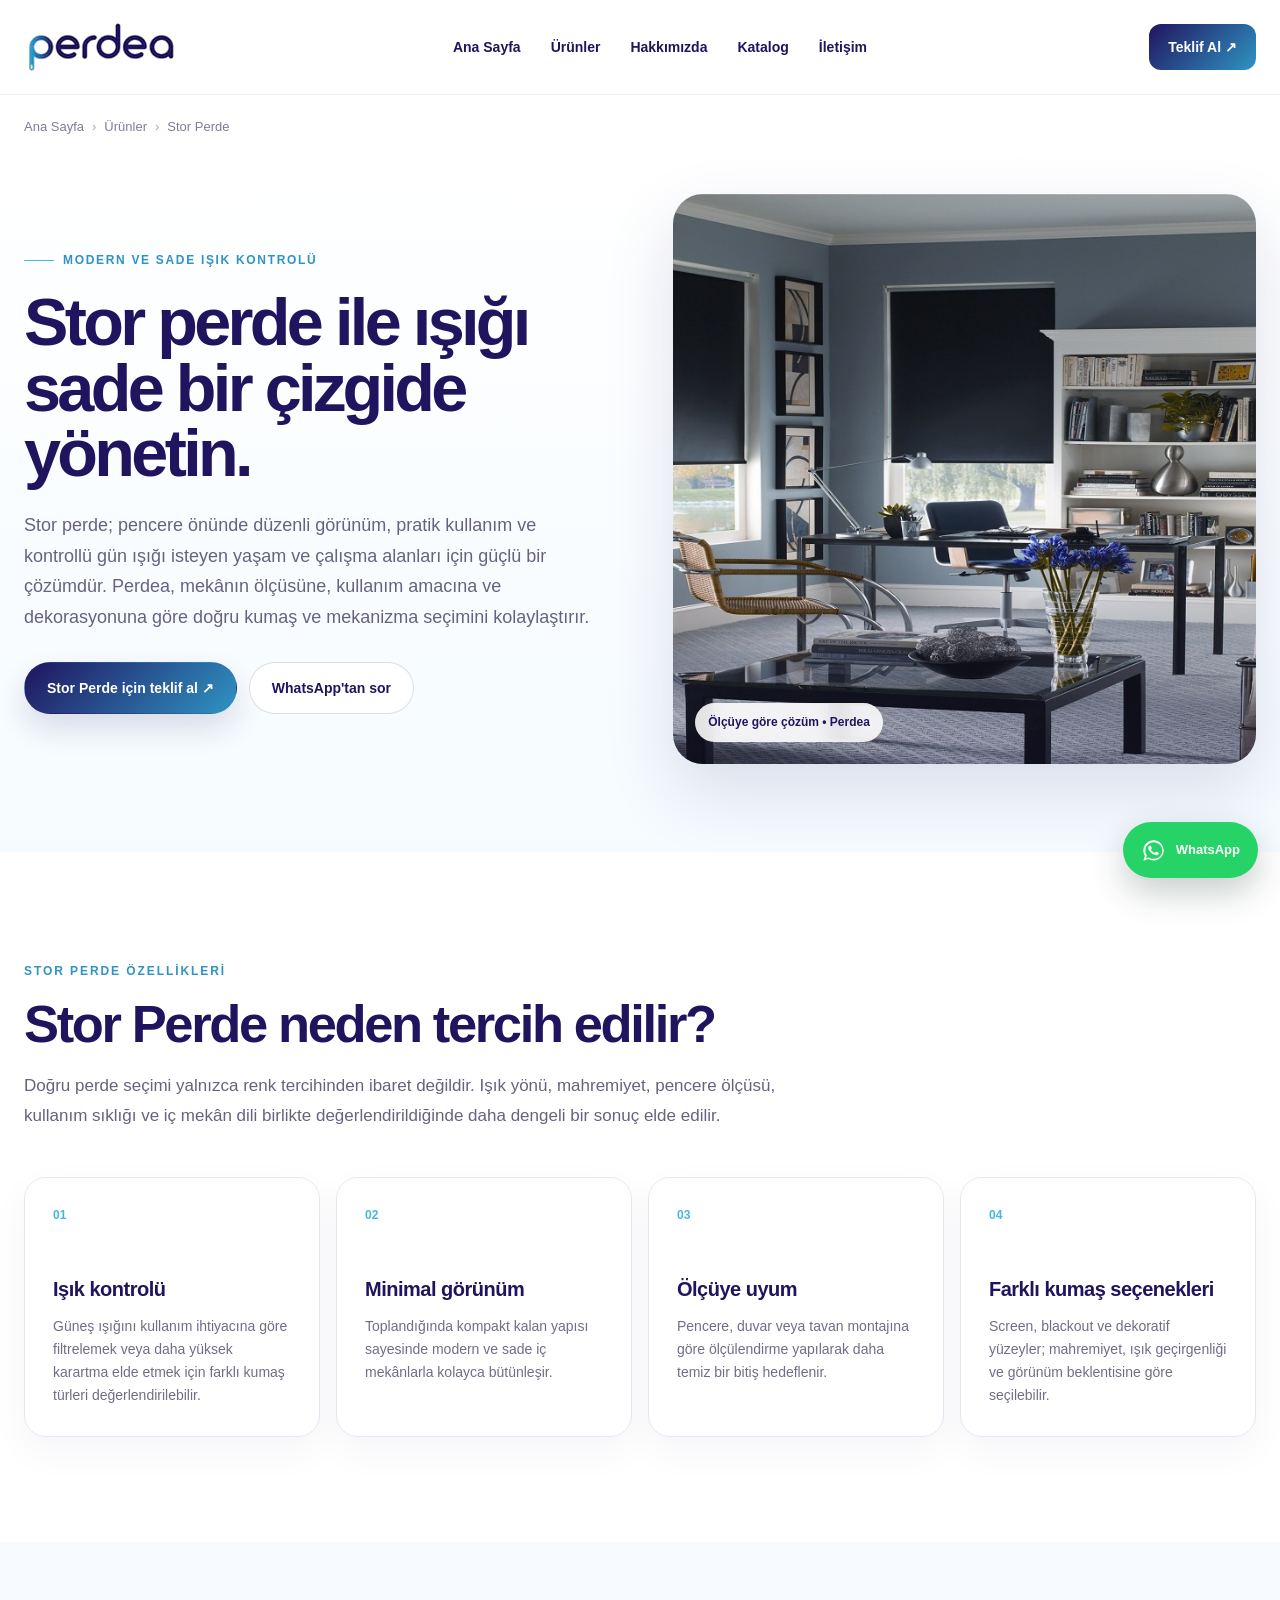
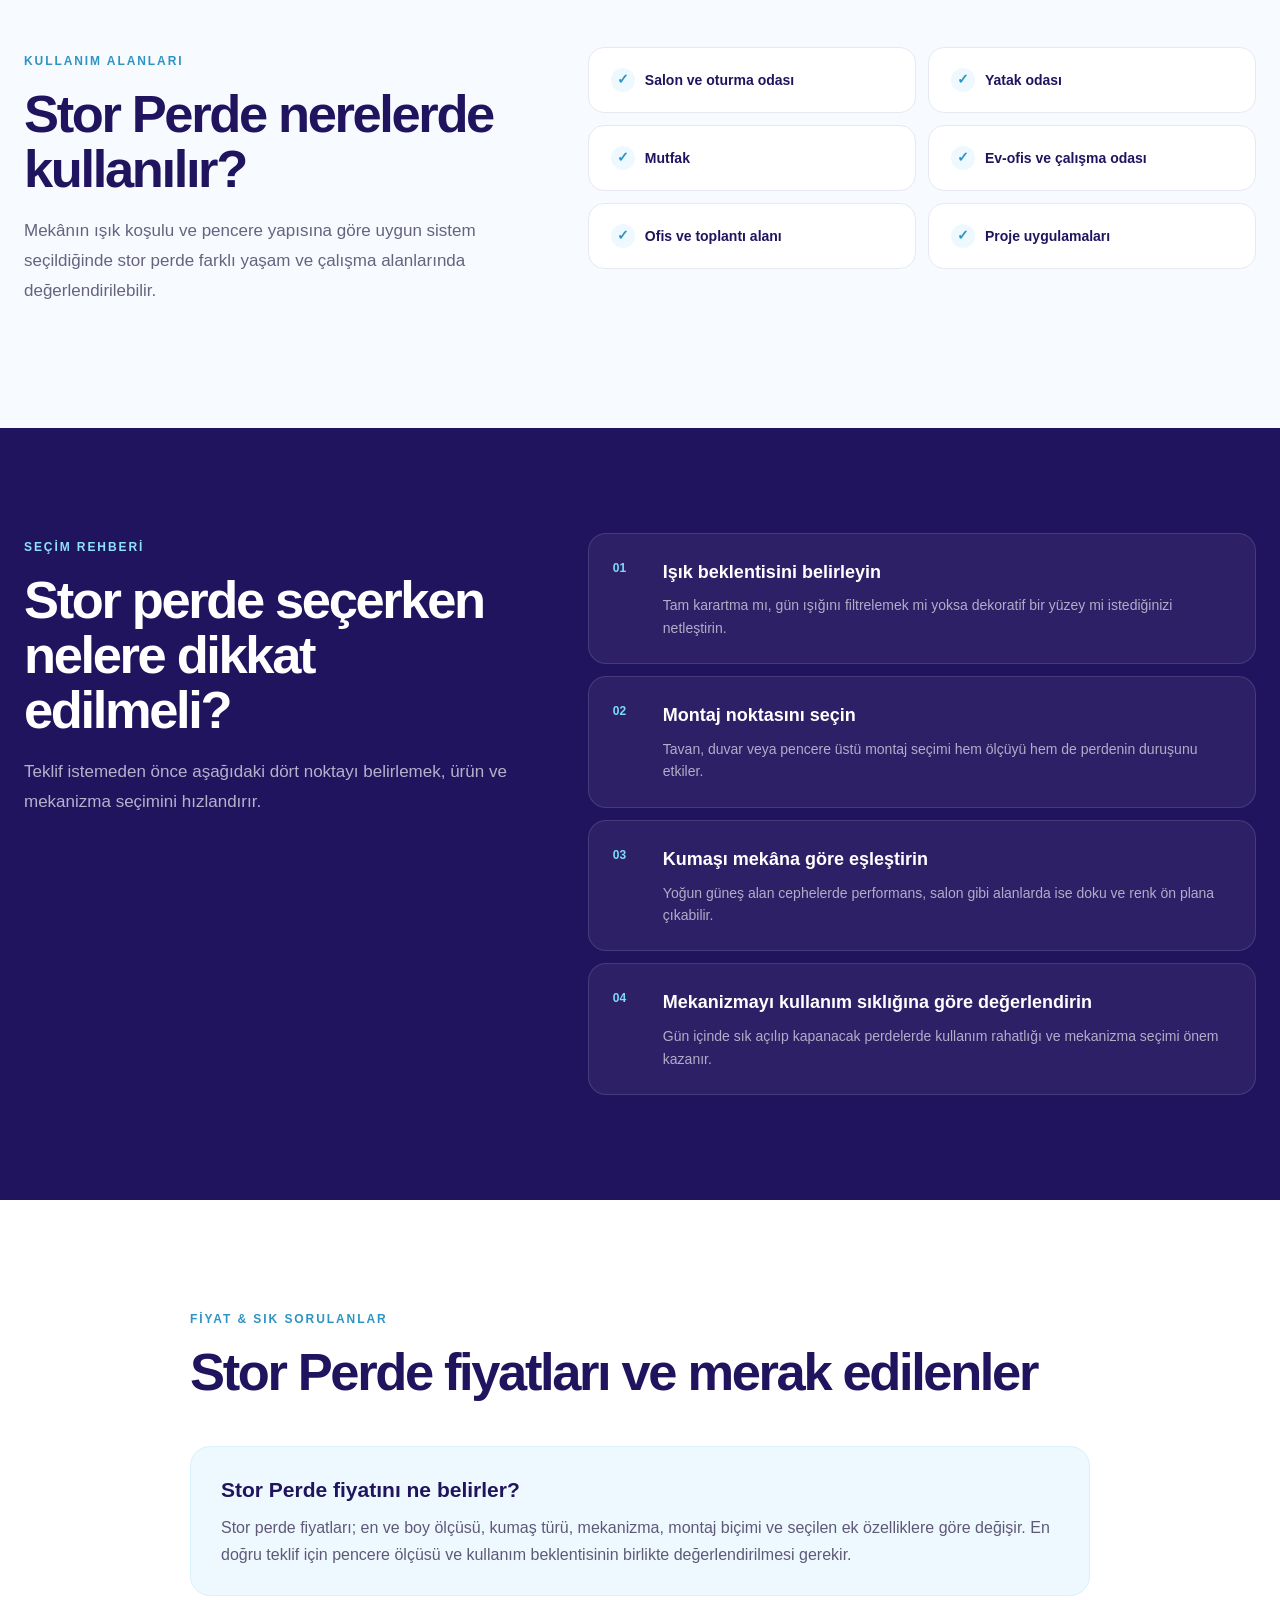
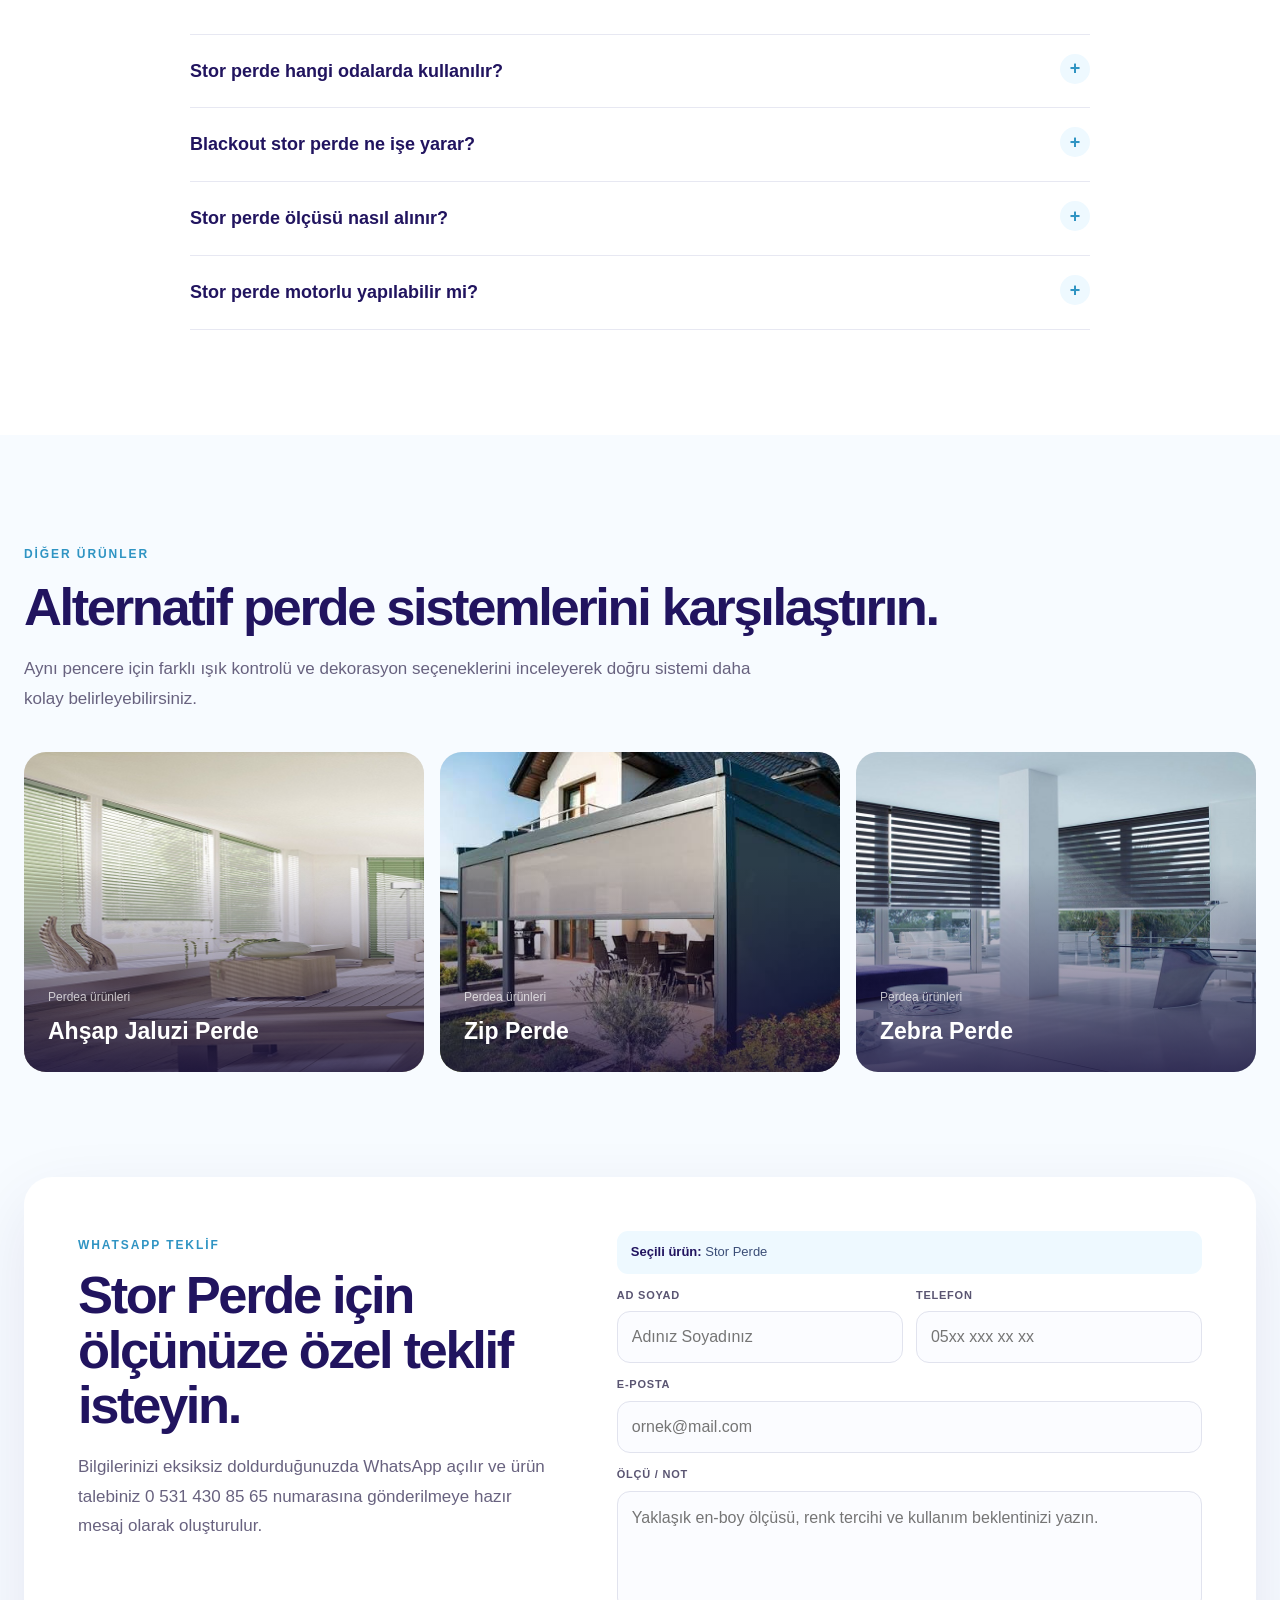
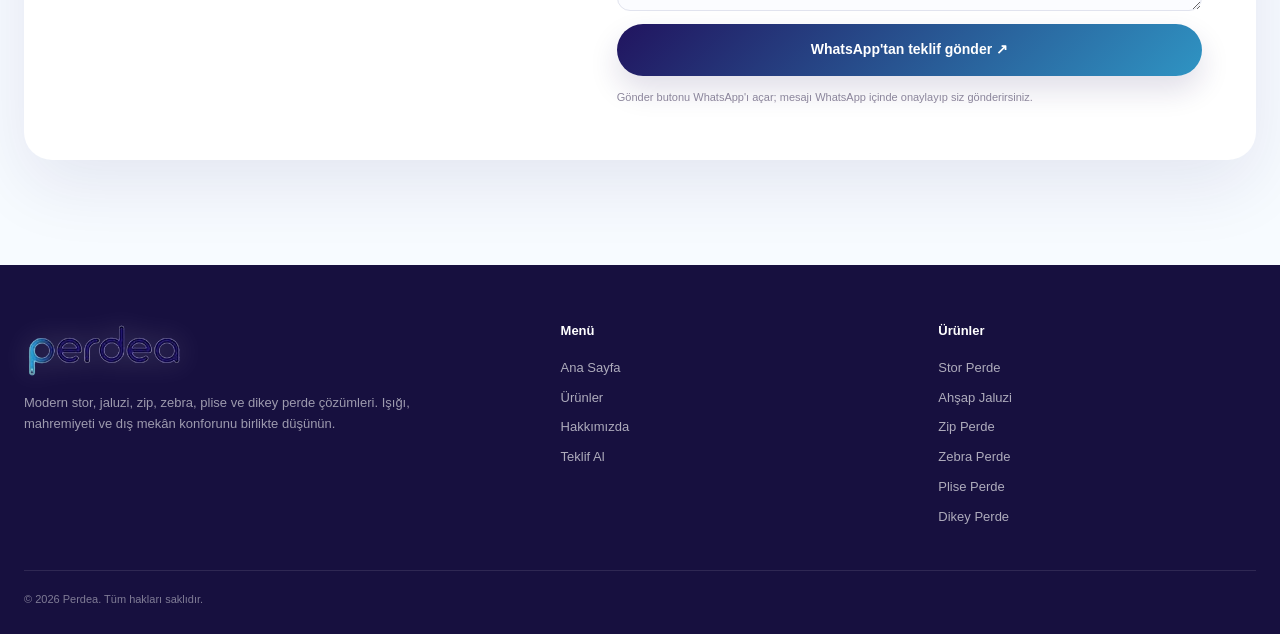
<file: stor-perde/index.html>
<!doctype html>
<html lang="tr">
<head>
  <meta charset="utf-8">
  <meta name="viewport" content="width=device-width,initial-scale=1">
  <title>Stor Perde Modelleri ve Ölçüye Özel Çözümler | Perdea</title>
  <meta name="description" content="Perdea stor perde modelleri; blackout, screen ve dekoratif seçeneklerle ev ve ofislerde ölçüye özel ışık kontrolü sunar. Teklif alın.">
  <meta name="robots" content="index,follow,max-image-preview:large,max-snippet:-1,max-video-preview:-1">
  <meta name="theme-color" content="#21145f">
  <meta property="og:type" content="website">
  <meta property="og:locale" content="tr_TR">
  <meta property="og:site_name" content="Perdea">
  <meta property="og:title" content="Stor Perde Modelleri ve Ölçüye Özel Çözümler | Perdea">
  <meta property="og:description" content="Perdea stor perde modelleri; blackout, screen ve dekoratif seçeneklerle ev ve ofislerde ölçüye özel ışık kontrolü sunar. Teklif alın.">
  <meta name="twitter:card" content="summary_large_image">
  <meta name="twitter:title" content="Stor Perde Modelleri ve Ölçüye Özel Çözümler | Perdea">
  <meta name="twitter:description" content="Perdea stor perde modelleri; blackout, screen ve dekoratif seçeneklerle ev ve ofislerde ölçüye özel ışık kontrolü sunar. Teklif alın.">
  <!-- Canlı alan adı kesinleştiğinde bu sayfaya canonical URL ve mutlak og:image ekleyin. -->
  <link rel="stylesheet" href="../assets/product-pages.css">
  <script type="application/ld+json">{"@context": "https://schema.org", "@type": "Product", "name": "Stor Perde", "description": "Perdea stor perde modelleri; blackout, screen ve dekoratif seçeneklerle ev ve ofislerde ölçüye özel ışık kontrolü sunar. Teklif alın.", "brand": {"@type": "Brand", "name": "Perdea"}, "category": "Perde Sistemleri"}</script>
<script type="application/ld+json">{"@context": "https://schema.org", "@type": "FAQPage", "mainEntity": [{"@type": "Question", "name": "Stor perde hangi odalarda kullanılır?", "acceptedAnswer": {"@type": "Answer", "text": "Stor perde salon, yatak odası, mutfak, çalışma odası ve ofis gibi birçok alanda kullanılabilir. Kumaş seçimi odanın ışık ve mahremiyet ihtiyacına göre yapılmalıdır."}}, {"@type": "Question", "name": "Blackout stor perde ne işe yarar?", "acceptedAnswer": {"@type": "Answer", "text": "Blackout kumaşlar ışık geçişini belirgin ölçüde azaltmak için tercih edilir. Özellikle yatak odası, projeksiyon kullanılan alanlar veya güçlü güneş alan cephelerde değerlendirilebilir."}}, {"@type": "Question", "name": "Stor perde ölçüsü nasıl alınır?", "acceptedAnswer": {"@type": "Answer", "text": "Ölçü alma yöntemi montaj yerine göre değişir. Pencereyi ne kadar kapatmak istediğiniz, kasa çıkıntıları ve montaj yüzeyi birlikte değerlendirilmelidir."}}, {"@type": "Question", "name": "Stor perde motorlu yapılabilir mi?", "acceptedAnswer": {"@type": "Answer", "text": "Uygun ölçü, mekanizma ve proje şartlarında motorlu kontrol seçenekleri değerlendirilebilir. Uygunluk için ölçü ve montaj alanı kontrol edilmelidir."}}]}</script>
<script type="application/ld+json">{"@context": "https://schema.org", "@type": "BreadcrumbList", "itemListElement": [{"@type": "ListItem", "position": 1, "name": "Ana Sayfa"}, {"@type": "ListItem", "position": 2, "name": "Ürünler"}, {"@type": "ListItem", "position": 3, "name": "Stor Perde"}]}</script>
</head>
<body>
<header class="site-header">
  <div class="shell nav">
    <a class="brand" href="../index.html#ana-sayfa" aria-label="Perdea ana sayfa"><img src="../assets/perdea-logo.png" alt="Perdea"></a>
    <nav class="nav-links" id="site-navigation" aria-label="Ana menü"><a href="../index.html#ana-sayfa">Ana Sayfa</a><a href="../index.html#urunler">Ürünler</a><a href="../index.html#hakkimizda">Hakkımızda</a><a href="../index.html#katalog">Katalog</a><a href="../iletisim/">İletişim</a><a class="mobile-nav-cta" href="#teklif">Teklif Al ↗</a></nav>
    <a class="nav-cta" href="#teklif">Teklif Al ↗</a>
    <button class="menu-btn" type="button" aria-label="Menüyü aç" aria-expanded="false" aria-controls="site-navigation">☰</button>
  </div>
</header>
<main>
  <div class="shell breadcrumb" aria-label="Breadcrumb"><ol><li><a href="../index.html">Ana Sayfa</a></li><li><a href="../index.html#urunler">Ürünler</a></li><li aria-current="page">Stor Perde</li></ol></div>
  <section class="product-hero">
    <div class="shell hero-grid">
      <div>
        <span class="eyebrow">Modern ve sade ışık kontrolü</span>
        <h1>Stor perde ile ışığı sade bir çizgide yönetin.</h1>
        <p class="hero-lead">Stor perde; pencere önünde düzenli görünüm, pratik kullanım ve kontrollü gün ışığı isteyen yaşam ve çalışma alanları için güçlü bir çözümdür. Perdea, mekânın ölçüsüne, kullanım amacına ve dekorasyonuna göre doğru kumaş ve mekanizma seçimini kolaylaştırır.</p>
        <div class="hero-actions"><a class="btn primary" href="#teklif">Stor Perde için teklif al ↗</a><a class="btn secondary" href="https://wa.me/905314308565?text=Merhaba%20Perdea%2C%20Stor%20Perde%20hakk%C4%B1nda%20bilgi%20almak%20istiyorum." target="_blank" rel="noopener noreferrer">WhatsApp'tan sor</a></div>
      </div>
      <div class="hero-media"><img src="../assets/stor.jpg" alt="Perdea Stor Perde uygulaması" fetchpriority="high"><span class="hero-chip">Ölçüye göre çözüm • Perdea</span></div>
    </div>
  </section>

  <section class="section">
    <div class="shell">
      <span class="kicker">Stor Perde özellikleri</span>
      <h2>Stor Perde neden tercih edilir?</h2>
      <p class="intro">Doğru perde seçimi yalnızca renk tercihinden ibaret değildir. Işık yönü, mahremiyet, pencere ölçüsü, kullanım sıklığı ve iç mekân dili birlikte değerlendirildiğinde daha dengeli bir sonuç elde edilir.</p>
      <div class="benefit-grid"><article class="benefit"><span class="num">01</span><h3>Işık kontrolü</h3><p>Güneş ışığını kullanım ihtiyacına göre filtrelemek veya daha yüksek karartma elde etmek için farklı kumaş türleri değerlendirilebilir.</p></article><article class="benefit"><span class="num">02</span><h3>Minimal görünüm</h3><p>Toplandığında kompakt kalan yapısı sayesinde modern ve sade iç mekânlarla kolayca bütünleşir.</p></article><article class="benefit"><span class="num">03</span><h3>Ölçüye uyum</h3><p>Pencere, duvar veya tavan montajına göre ölçülendirme yapılarak daha temiz bir bitiş hedeflenir.</p></article><article class="benefit"><span class="num">04</span><h3>Farklı kumaş seçenekleri</h3><p>Screen, blackout ve dekoratif yüzeyler; mahremiyet, ışık geçirgenliği ve görünüm beklentisine göre seçilebilir.</p></article></div>
    </div>
  </section>

  <section class="section alt">
    <div class="shell two-col">
      <div><span class="kicker">Kullanım alanları</span><h2>Stor Perde nerelerde kullanılır?</h2><p class="intro">Mekânın ışık koşulu ve pencere yapısına göre uygun sistem seçildiğinde stor perde farklı yaşam ve çalışma alanlarında değerlendirilebilir.</p></div>
      <div class="use-list"><div class="use-item">Salon ve oturma odası</div><div class="use-item">Yatak odası</div><div class="use-item">Mutfak</div><div class="use-item">Ev-ofis ve çalışma odası</div><div class="use-item">Ofis ve toplantı alanı</div><div class="use-item">Proje uygulamaları</div></div>
    </div>
  </section>

  <section class="section dark">
    <div class="shell two-col">
      <div><span class="kicker">Seçim rehberi</span><h2>Stor perde seçerken nelere dikkat edilmeli?</h2><p class="intro">Teklif istemeden önce aşağıdaki dört noktayı belirlemek, ürün ve mekanizma seçimini hızlandırır.</p></div>
      <div class="guide"><article class="guide-item"><h3>Işık beklentisini belirleyin</h3><p>Tam karartma mı, gün ışığını filtrelemek mi yoksa dekoratif bir yüzey mi istediğinizi netleştirin.</p></article><article class="guide-item"><h3>Montaj noktasını seçin</h3><p>Tavan, duvar veya pencere üstü montaj seçimi hem ölçüyü hem de perdenin duruşunu etkiler.</p></article><article class="guide-item"><h3>Kumaşı mekâna göre eşleştirin</h3><p>Yoğun güneş alan cephelerde performans, salon gibi alanlarda ise doku ve renk ön plana çıkabilir.</p></article><article class="guide-item"><h3>Mekanizmayı kullanım sıklığına göre değerlendirin</h3><p>Gün içinde sık açılıp kapanacak perdelerde kullanım rahatlığı ve mekanizma seçimi önem kazanır.</p></article></div>
    </div>
  </section>

  <section class="section">
    <div class="shell faq-wrap">
      <span class="kicker">Fiyat & sık sorulanlar</span>
      <h2>Stor Perde fiyatları ve merak edilenler</h2>
      <div class="price-box"><h3>Stor Perde fiyatını ne belirler?</h3><p>Stor perde fiyatları; en ve boy ölçüsü, kumaş türü, mekanizma, montaj biçimi ve seçilen ek özelliklere göre değişir. En doğru teklif için pencere ölçüsü ve kullanım beklentisinin birlikte değerlendirilmesi gerekir.</p></div>
      <div class="faq" style="margin-top:38px"><details><summary>Stor perde hangi odalarda kullanılır?</summary><p>Stor perde salon, yatak odası, mutfak, çalışma odası ve ofis gibi birçok alanda kullanılabilir. Kumaş seçimi odanın ışık ve mahremiyet ihtiyacına göre yapılmalıdır.</p></details><details><summary>Blackout stor perde ne işe yarar?</summary><p>Blackout kumaşlar ışık geçişini belirgin ölçüde azaltmak için tercih edilir. Özellikle yatak odası, projeksiyon kullanılan alanlar veya güçlü güneş alan cephelerde değerlendirilebilir.</p></details><details><summary>Stor perde ölçüsü nasıl alınır?</summary><p>Ölçü alma yöntemi montaj yerine göre değişir. Pencereyi ne kadar kapatmak istediğiniz, kasa çıkıntıları ve montaj yüzeyi birlikte değerlendirilmelidir.</p></details><details><summary>Stor perde motorlu yapılabilir mi?</summary><p>Uygun ölçü, mekanizma ve proje şartlarında motorlu kontrol seçenekleri değerlendirilebilir. Uygunluk için ölçü ve montaj alanı kontrol edilmelidir.</p></details></div>
    </div>
  </section>

  <section class="section alt">
    <div class="shell"><span class="kicker">Diğer ürünler</span><h2>Alternatif perde sistemlerini karşılaştırın.</h2><p class="intro">Aynı pencere için farklı ışık kontrolü ve dekorasyon seçeneklerini inceleyerek doğru sistemi daha kolay belirleyebilirsiniz.</p><div class="related-grid"><a class="related" href="../ahsap-jaluzi-perde/" aria-label="Ahşap Jaluzi Perde sayfasını incele"><img src="../assets/jaluzi.jpg" alt="Ahşap Jaluzi Perde uygulaması" loading="lazy"><div class="related-copy"><span>Perdea ürünleri</span><h3>Ahşap Jaluzi Perde</h3></div></a><a class="related" href="../zip-perde/" aria-label="Zip Perde sayfasını incele"><img src="../assets/zip-perde.jpg" alt="Zip Perde uygulaması" loading="lazy"><div class="related-copy"><span>Perdea ürünleri</span><h3>Zip Perde</h3></div></a><a class="related" href="../zebra-perde/" aria-label="Zebra Perde sayfasını incele"><img src="../assets/zebra.jpg" alt="Zebra Perde uygulaması" loading="lazy"><div class="related-copy"><span>Perdea ürünleri</span><h3>Zebra Perde</h3></div></a></div></div>
  </section>

  <section class="section alt" id="teklif" style="padding-top:0">
    <div class="shell contact-card">
      <div><span class="kicker">WhatsApp teklif</span><h2>Stor Perde için ölçünüze özel teklif isteyin.</h2><p class="intro">Bilgilerinizi eksiksiz doldurduğunuzda WhatsApp açılır ve ürün talebiniz 0 531 430 85 65 numarasına gönderilmeye hazır mesaj olarak oluşturulur.</p></div>
      <form class="form product-quote-form" data-product="Stor Perde">
        <div class="form-product"><strong>Seçili ürün:</strong> Stor Perde</div>
        <div class="field"><label for="name-stor-perde">AD SOYAD</label><input id="name-stor-perde" name="name" required autocomplete="name" placeholder="Adınız Soyadınız"></div>
        <div class="field"><label for="phone-stor-perde">TELEFON</label><input id="phone-stor-perde" name="phone" type="tel" required autocomplete="tel" placeholder="05xx xxx xx xx"></div>
        <div class="field full"><label for="email-stor-perde">E-POSTA</label><input id="email-stor-perde" name="email" type="email" required autocomplete="email" placeholder="ornek@mail.com"></div>
        <div class="field full"><label for="message-stor-perde">ÖLÇÜ / NOT</label><textarea id="message-stor-perde" name="message" required placeholder="Yaklaşık en-boy ölçüsü, renk tercihi ve kullanım beklentinizi yazın."></textarea></div>
        <button class="btn primary form-submit" type="submit">WhatsApp'tan teklif gönder ↗</button>
        <p class="form-note">Gönder butonu WhatsApp'ı açar; mesajı WhatsApp içinde onaylayıp siz gönderirsiniz.</p>
      </form>
    </div>
  </section>
</main>
<footer class="footer">
  <div class="shell"><div class="footer-grid"><div class="footer-brand"><img src="../assets/perdea-logo.png" alt="Perdea"><p>Modern stor, jaluzi, zip, zebra, plise ve dikey perde çözümleri. Işığı, mahremiyeti ve dış mekân konforunu birlikte düşünün.</p></div><div><h4>Menü</h4><div class="footer-links"><a href="../index.html">Ana Sayfa</a><a href="../index.html#urunler">Ürünler</a><a href="../index.html#hakkimizda">Hakkımızda</a><a href="../index.html#iletisim">Teklif Al</a></div></div><div><h4>Ürünler</h4><div class="footer-links"><a href="../stor-perde/">Stor Perde</a><a href="../ahsap-jaluzi-perde/">Ahşap Jaluzi</a><a href="../zip-perde/">Zip Perde</a><a href="../zebra-perde/">Zebra Perde</a><a href="../plise-perde/">Plise Perde</a><a href="../dikey-perde/">Dikey Perde</a></div></div></div><div class="footer-bottom">© 2026 Perdea. Tüm hakları saklıdır.</div></div>
</footer>
<a class="whatsapp" href="https://wa.me/905314308565?text=Merhaba%20Perdea%2C%20Stor%20Perde%20hakk%C4%B1nda%20bilgi%20almak%20istiyorum." target="_blank" rel="noopener noreferrer" aria-label="Perdea WhatsApp"><svg viewBox="0 0 32 32" aria-hidden="true"><path fill="currentColor" d="M16.04 3C8.87 3 3.04 8.77 3.04 15.86c0 2.48.72 4.9 2.08 6.97L3 29l6.34-2.03a13.12 13.12 0 0 0 6.69 1.84h.01C23.2 28.81 29 23.05 29 15.95 29 8.84 23.2 3 16.04 3Zm0 23.64h-.01a10.92 10.92 0 0 1-5.57-1.52l-.4-.24-3.76 1.2 1.23-3.63-.26-.41a10.68 10.68 0 0 1-1.68-5.78c0-5.9 4.86-10.7 10.84-10.7 5.98 0 10.84 4.8 10.84 10.7 0 5.9-4.86 10.38-10.84 10.38Zm5.94-8.07c-.33-.16-1.93-.94-2.23-1.05-.3-.1-.52-.16-.74.16-.22.33-.85 1.05-1.04 1.26-.19.22-.38.24-.71.08-.33-.16-1.39-.51-2.65-1.62a9.8 9.8 0 0 1-1.84-2.27c-.19-.33-.02-.5.14-.66.15-.15.33-.38.49-.57.16-.19.22-.33.33-.55.11-.22.05-.41-.03-.57-.08-.16-.74-1.76-1.01-2.42-.27-.64-.54-.56-.74-.57h-.63c-.22 0-.57.08-.87.41-.3.33-1.15 1.11-1.15 2.71s1.18 3.15 1.34 3.37c.16.22 2.32 3.5 5.62 4.91.79.34 1.4.54 1.88.69.79.25 1.5.21 2.07.13.63-.09 1.93-.78 2.2-1.54.27-.76.27-1.41.19-1.54-.08-.14-.3-.22-.63-.38Z"/></svg><span>WhatsApp</span></a>
<div class="toast" role="status">WhatsApp açılıyor…</div>
<script src="../assets/product-pages.js"></script>
</body>
</html>
</file>
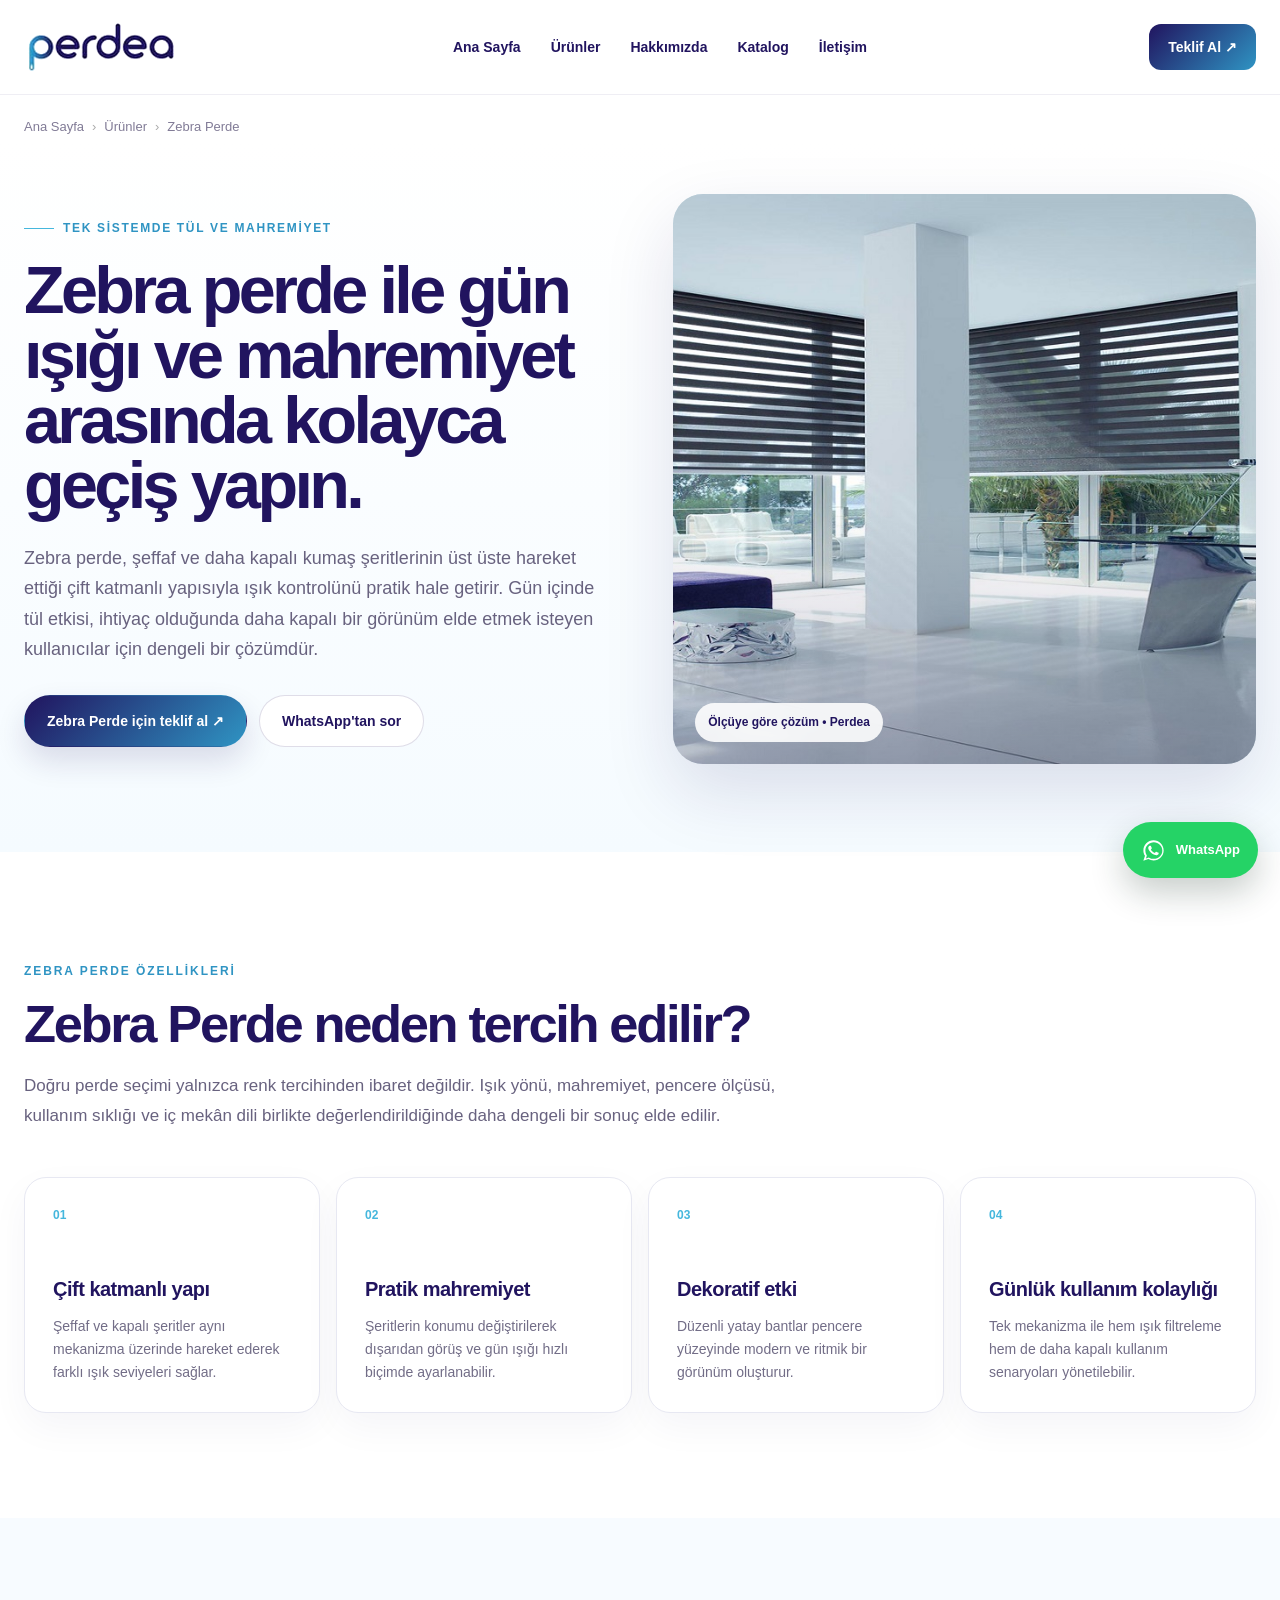
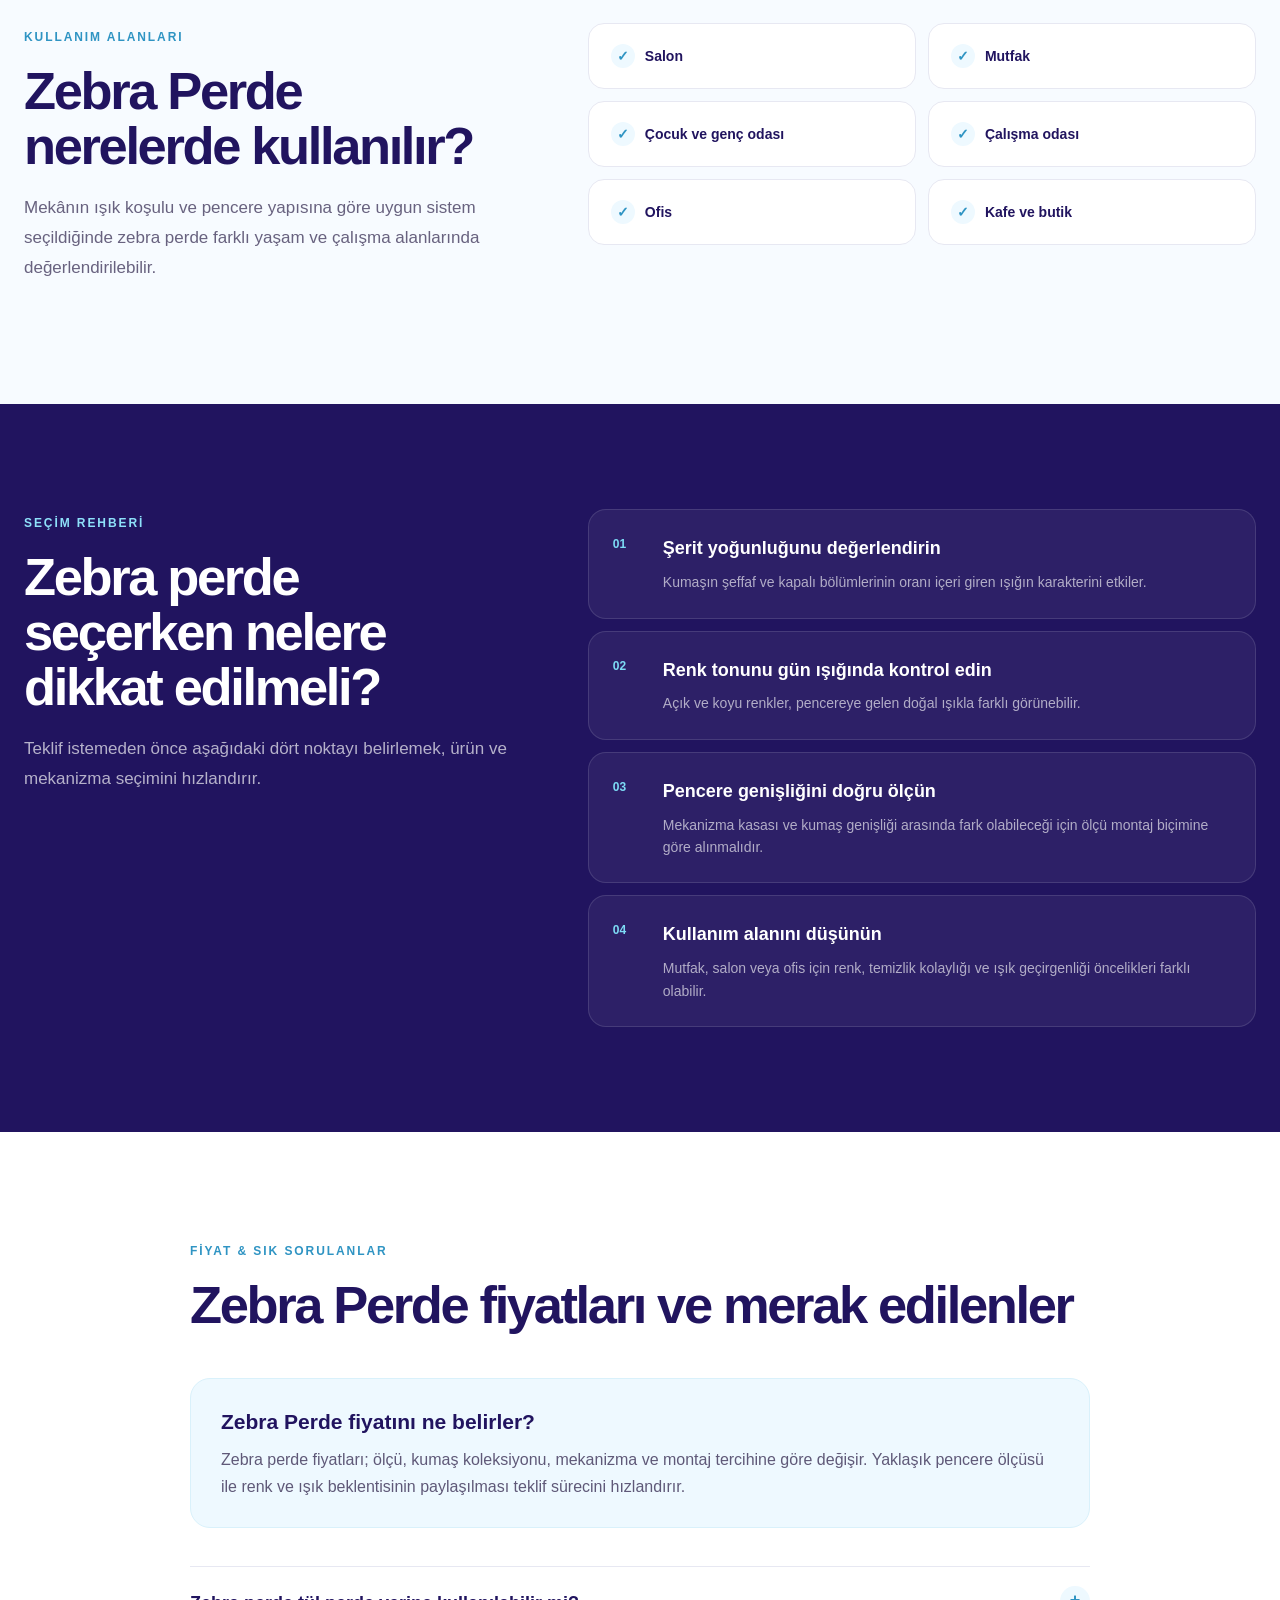
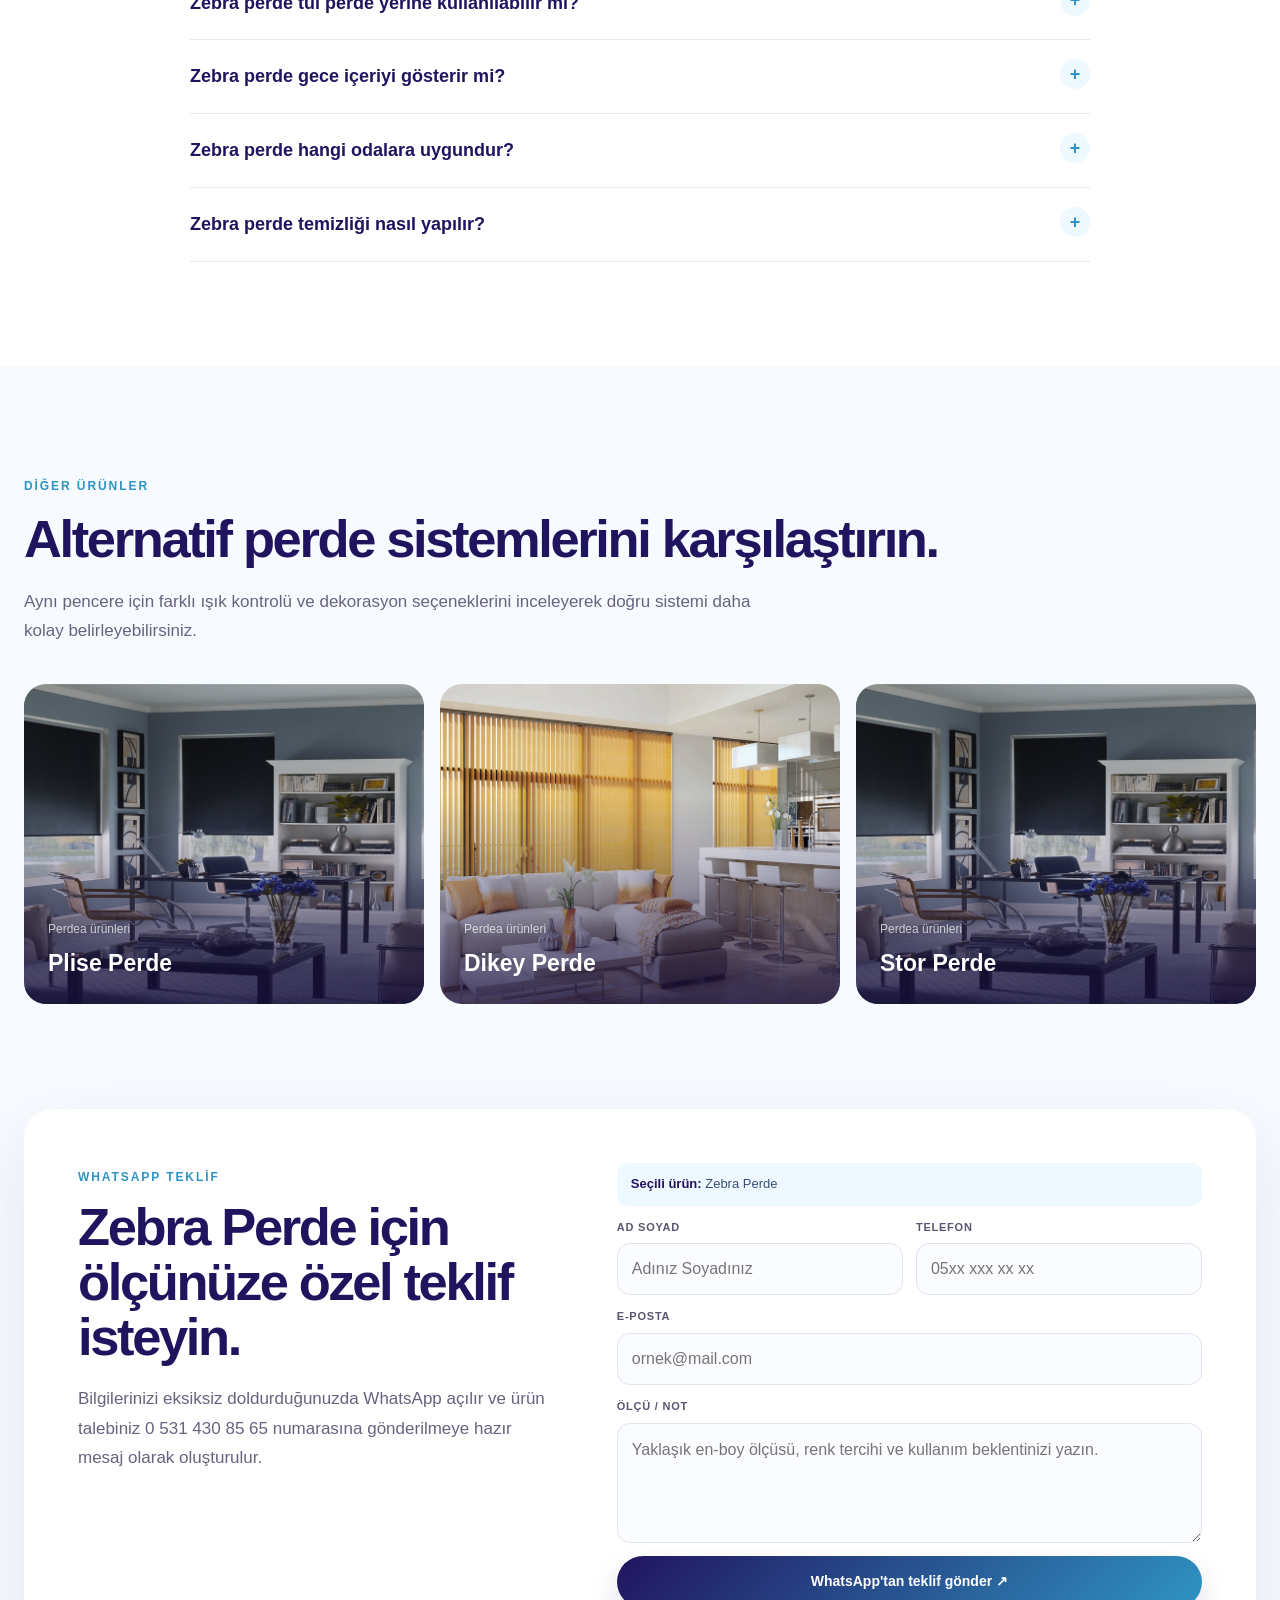
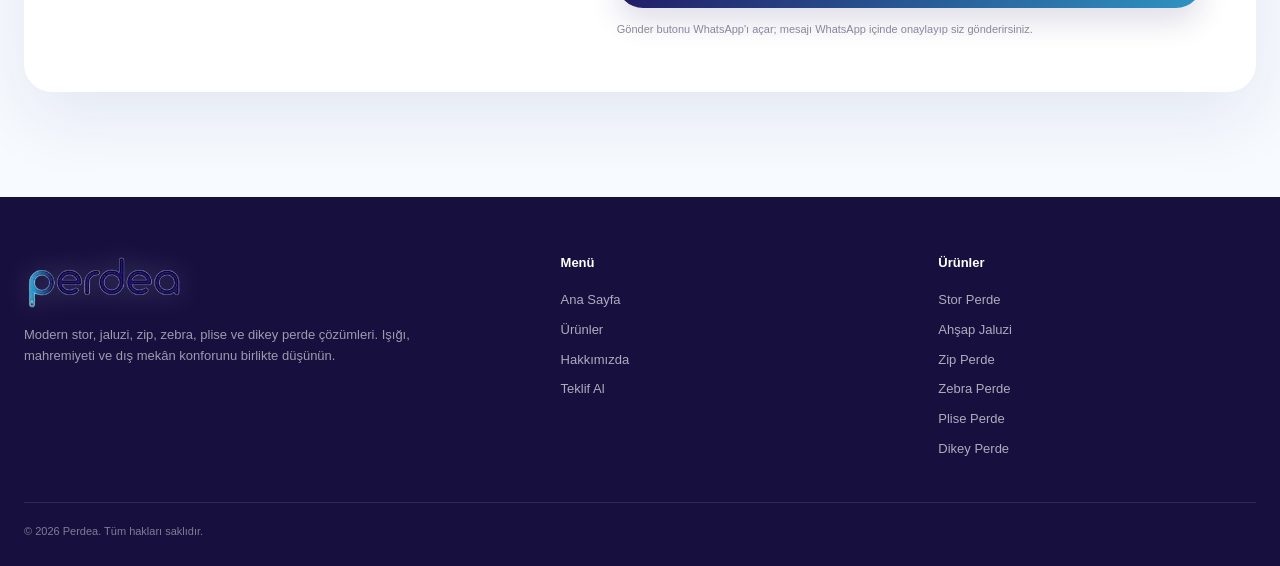
<file: zebra-perde/index.html>
<!doctype html>
<html lang="tr">
<head>
  <meta charset="utf-8">
  <meta name="viewport" content="width=device-width,initial-scale=1">
  <title>Zebra Perde Modelleri ve Ölçüye Özel Çözümler | Perdea</title>
  <meta name="description" content="Perdea zebra perde modelleriyle tül ve kapalı şeritleri tek sistemde yönetin. Salon, mutfak ve ofis için ölçüye özel seçenekleri inceleyin.">
  <meta name="robots" content="index,follow,max-image-preview:large,max-snippet:-1,max-video-preview:-1">
  <meta name="theme-color" content="#21145f">
  <meta property="og:type" content="website">
  <meta property="og:locale" content="tr_TR">
  <meta property="og:site_name" content="Perdea">
  <meta property="og:title" content="Zebra Perde Modelleri ve Ölçüye Özel Çözümler | Perdea">
  <meta property="og:description" content="Perdea zebra perde modelleriyle tül ve kapalı şeritleri tek sistemde yönetin. Salon, mutfak ve ofis için ölçüye özel seçenekleri inceleyin.">
  <meta name="twitter:card" content="summary_large_image">
  <meta name="twitter:title" content="Zebra Perde Modelleri ve Ölçüye Özel Çözümler | Perdea">
  <meta name="twitter:description" content="Perdea zebra perde modelleriyle tül ve kapalı şeritleri tek sistemde yönetin. Salon, mutfak ve ofis için ölçüye özel seçenekleri inceleyin.">
  <!-- Canlı alan adı kesinleştiğinde bu sayfaya canonical URL ve mutlak og:image ekleyin. -->
  <link rel="stylesheet" href="../assets/product-pages.css">
  <script type="application/ld+json">{"@context": "https://schema.org", "@type": "Product", "name": "Zebra Perde", "description": "Perdea zebra perde modelleriyle tül ve kapalı şeritleri tek sistemde yönetin. Salon, mutfak ve ofis için ölçüye özel seçenekleri inceleyin.", "brand": {"@type": "Brand", "name": "Perdea"}, "category": "Perde Sistemleri"}</script>
<script type="application/ld+json">{"@context": "https://schema.org", "@type": "FAQPage", "mainEntity": [{"@type": "Question", "name": "Zebra perde tül perde yerine kullanılabilir mi?", "acceptedAnswer": {"@type": "Answer", "text": "Zebra perde şeffaf şeritleri hizalandığında tül benzeri bir ışık geçirgenliği sağlar. Ancak görünüm ve fonksiyon klasik tül perdeden farklıdır."}}, {"@type": "Question", "name": "Zebra perde gece içeriyi gösterir mi?", "acceptedAnswer": {"@type": "Answer", "text": "Şeffaf şeritler açık konumdayken içeride ışık varsa dışarıdan görünürlük oluşabilir. Mahremiyet için kapalı şeritlerin hizalanması gerekir."}}, {"@type": "Question", "name": "Zebra perde hangi odalara uygundur?", "acceptedAnswer": {"@type": "Answer", "text": "Salon, mutfak, çalışma odası, genç odası ve ofis gibi alanlarda kullanılabilir. Kumaş ve renk seçimi kullanım alanına göre yapılmalıdır."}}, {"@type": "Question", "name": "Zebra perde temizliği nasıl yapılır?", "acceptedAnswer": {"@type": "Answer", "text": "Düzenli toz alma ve kumaş tipine uygun nazik temizlik yöntemleri tercih edilmelidir. Mekanizma ve kumaşa zarar verebilecek yoğun ıslak işlemlerden kaçınılmalıdır."}}]}</script>
<script type="application/ld+json">{"@context": "https://schema.org", "@type": "BreadcrumbList", "itemListElement": [{"@type": "ListItem", "position": 1, "name": "Ana Sayfa"}, {"@type": "ListItem", "position": 2, "name": "Ürünler"}, {"@type": "ListItem", "position": 3, "name": "Zebra Perde"}]}</script>
</head>
<body>
<header class="site-header">
  <div class="shell nav">
    <a class="brand" href="../index.html#ana-sayfa" aria-label="Perdea ana sayfa"><img src="../assets/perdea-logo.png" alt="Perdea"></a>
    <nav class="nav-links" id="site-navigation" aria-label="Ana menü"><a href="../index.html#ana-sayfa">Ana Sayfa</a><a href="../index.html#urunler">Ürünler</a><a href="../index.html#hakkimizda">Hakkımızda</a><a href="../index.html#katalog">Katalog</a><a href="../iletisim/">İletişim</a><a class="mobile-nav-cta" href="#teklif">Teklif Al ↗</a></nav>
    <a class="nav-cta" href="#teklif">Teklif Al ↗</a>
    <button class="menu-btn" type="button" aria-label="Menüyü aç" aria-expanded="false" aria-controls="site-navigation">☰</button>
  </div>
</header>
<main>
  <div class="shell breadcrumb" aria-label="Breadcrumb"><ol><li><a href="../index.html">Ana Sayfa</a></li><li><a href="../index.html#urunler">Ürünler</a></li><li aria-current="page">Zebra Perde</li></ol></div>
  <section class="product-hero">
    <div class="shell hero-grid">
      <div>
        <span class="eyebrow">Tek sistemde tül ve mahremiyet</span>
        <h1>Zebra perde ile gün ışığı ve mahremiyet arasında kolayca geçiş yapın.</h1>
        <p class="hero-lead">Zebra perde, şeffaf ve daha kapalı kumaş şeritlerinin üst üste hareket ettiği çift katmanlı yapısıyla ışık kontrolünü pratik hale getirir. Gün içinde tül etkisi, ihtiyaç olduğunda daha kapalı bir görünüm elde etmek isteyen kullanıcılar için dengeli bir çözümdür.</p>
        <div class="hero-actions"><a class="btn primary" href="#teklif">Zebra Perde için teklif al ↗</a><a class="btn secondary" href="https://wa.me/905314308565?text=Merhaba%20Perdea%2C%20Zebra%20Perde%20hakk%C4%B1nda%20bilgi%20almak%20istiyorum." target="_blank" rel="noopener noreferrer">WhatsApp'tan sor</a></div>
      </div>
      <div class="hero-media"><img src="../assets/zebra.jpg" alt="Perdea Zebra Perde uygulaması" fetchpriority="high"><span class="hero-chip">Ölçüye göre çözüm • Perdea</span></div>
    </div>
  </section>

  <section class="section">
    <div class="shell">
      <span class="kicker">Zebra Perde özellikleri</span>
      <h2>Zebra Perde neden tercih edilir?</h2>
      <p class="intro">Doğru perde seçimi yalnızca renk tercihinden ibaret değildir. Işık yönü, mahremiyet, pencere ölçüsü, kullanım sıklığı ve iç mekân dili birlikte değerlendirildiğinde daha dengeli bir sonuç elde edilir.</p>
      <div class="benefit-grid"><article class="benefit"><span class="num">01</span><h3>Çift katmanlı yapı</h3><p>Şeffaf ve kapalı şeritler aynı mekanizma üzerinde hareket ederek farklı ışık seviyeleri sağlar.</p></article><article class="benefit"><span class="num">02</span><h3>Pratik mahremiyet</h3><p>Şeritlerin konumu değiştirilerek dışarıdan görüş ve gün ışığı hızlı biçimde ayarlanabilir.</p></article><article class="benefit"><span class="num">03</span><h3>Dekoratif etki</h3><p>Düzenli yatay bantlar pencere yüzeyinde modern ve ritmik bir görünüm oluşturur.</p></article><article class="benefit"><span class="num">04</span><h3>Günlük kullanım kolaylığı</h3><p>Tek mekanizma ile hem ışık filtreleme hem de daha kapalı kullanım senaryoları yönetilebilir.</p></article></div>
    </div>
  </section>

  <section class="section alt">
    <div class="shell two-col">
      <div><span class="kicker">Kullanım alanları</span><h2>Zebra Perde nerelerde kullanılır?</h2><p class="intro">Mekânın ışık koşulu ve pencere yapısına göre uygun sistem seçildiğinde zebra perde farklı yaşam ve çalışma alanlarında değerlendirilebilir.</p></div>
      <div class="use-list"><div class="use-item">Salon</div><div class="use-item">Mutfak</div><div class="use-item">Çocuk ve genç odası</div><div class="use-item">Çalışma odası</div><div class="use-item">Ofis</div><div class="use-item">Kafe ve butik</div></div>
    </div>
  </section>

  <section class="section dark">
    <div class="shell two-col">
      <div><span class="kicker">Seçim rehberi</span><h2>Zebra perde seçerken nelere dikkat edilmeli?</h2><p class="intro">Teklif istemeden önce aşağıdaki dört noktayı belirlemek, ürün ve mekanizma seçimini hızlandırır.</p></div>
      <div class="guide"><article class="guide-item"><h3>Şerit yoğunluğunu değerlendirin</h3><p>Kumaşın şeffaf ve kapalı bölümlerinin oranı içeri giren ışığın karakterini etkiler.</p></article><article class="guide-item"><h3>Renk tonunu gün ışığında kontrol edin</h3><p>Açık ve koyu renkler, pencereye gelen doğal ışıkla farklı görünebilir.</p></article><article class="guide-item"><h3>Pencere genişliğini doğru ölçün</h3><p>Mekanizma kasası ve kumaş genişliği arasında fark olabileceği için ölçü montaj biçimine göre alınmalıdır.</p></article><article class="guide-item"><h3>Kullanım alanını düşünün</h3><p>Mutfak, salon veya ofis için renk, temizlik kolaylığı ve ışık geçirgenliği öncelikleri farklı olabilir.</p></article></div>
    </div>
  </section>

  <section class="section">
    <div class="shell faq-wrap">
      <span class="kicker">Fiyat & sık sorulanlar</span>
      <h2>Zebra Perde fiyatları ve merak edilenler</h2>
      <div class="price-box"><h3>Zebra Perde fiyatını ne belirler?</h3><p>Zebra perde fiyatları; ölçü, kumaş koleksiyonu, mekanizma ve montaj tercihine göre değişir. Yaklaşık pencere ölçüsü ile renk ve ışık beklentisinin paylaşılması teklif sürecini hızlandırır.</p></div>
      <div class="faq" style="margin-top:38px"><details><summary>Zebra perde tül perde yerine kullanılabilir mi?</summary><p>Zebra perde şeffaf şeritleri hizalandığında tül benzeri bir ışık geçirgenliği sağlar. Ancak görünüm ve fonksiyon klasik tül perdeden farklıdır.</p></details><details><summary>Zebra perde gece içeriyi gösterir mi?</summary><p>Şeffaf şeritler açık konumdayken içeride ışık varsa dışarıdan görünürlük oluşabilir. Mahremiyet için kapalı şeritlerin hizalanması gerekir.</p></details><details><summary>Zebra perde hangi odalara uygundur?</summary><p>Salon, mutfak, çalışma odası, genç odası ve ofis gibi alanlarda kullanılabilir. Kumaş ve renk seçimi kullanım alanına göre yapılmalıdır.</p></details><details><summary>Zebra perde temizliği nasıl yapılır?</summary><p>Düzenli toz alma ve kumaş tipine uygun nazik temizlik yöntemleri tercih edilmelidir. Mekanizma ve kumaşa zarar verebilecek yoğun ıslak işlemlerden kaçınılmalıdır.</p></details></div>
    </div>
  </section>

  <section class="section alt">
    <div class="shell"><span class="kicker">Diğer ürünler</span><h2>Alternatif perde sistemlerini karşılaştırın.</h2><p class="intro">Aynı pencere için farklı ışık kontrolü ve dekorasyon seçeneklerini inceleyerek doğru sistemi daha kolay belirleyebilirsiniz.</p><div class="related-grid"><a class="related" href="../plise-perde/" aria-label="Plise Perde sayfasını incele"><img src="../assets/stor.jpg" alt="Plise Perde uygulaması" loading="lazy"><div class="related-copy"><span>Perdea ürünleri</span><h3>Plise Perde</h3></div></a><a class="related" href="../dikey-perde/" aria-label="Dikey Perde sayfasını incele"><img src="../assets/dikey.jpg" alt="Dikey Perde uygulaması" loading="lazy"><div class="related-copy"><span>Perdea ürünleri</span><h3>Dikey Perde</h3></div></a><a class="related" href="../stor-perde/" aria-label="Stor Perde sayfasını incele"><img src="../assets/stor.jpg" alt="Stor Perde uygulaması" loading="lazy"><div class="related-copy"><span>Perdea ürünleri</span><h3>Stor Perde</h3></div></a></div></div>
  </section>

  <section class="section alt" id="teklif" style="padding-top:0">
    <div class="shell contact-card">
      <div><span class="kicker">WhatsApp teklif</span><h2>Zebra Perde için ölçünüze özel teklif isteyin.</h2><p class="intro">Bilgilerinizi eksiksiz doldurduğunuzda WhatsApp açılır ve ürün talebiniz 0 531 430 85 65 numarasına gönderilmeye hazır mesaj olarak oluşturulur.</p></div>
      <form class="form product-quote-form" data-product="Zebra Perde">
        <div class="form-product"><strong>Seçili ürün:</strong> Zebra Perde</div>
        <div class="field"><label for="name-zebra-perde">AD SOYAD</label><input id="name-zebra-perde" name="name" required autocomplete="name" placeholder="Adınız Soyadınız"></div>
        <div class="field"><label for="phone-zebra-perde">TELEFON</label><input id="phone-zebra-perde" name="phone" type="tel" required autocomplete="tel" placeholder="05xx xxx xx xx"></div>
        <div class="field full"><label for="email-zebra-perde">E-POSTA</label><input id="email-zebra-perde" name="email" type="email" required autocomplete="email" placeholder="ornek@mail.com"></div>
        <div class="field full"><label for="message-zebra-perde">ÖLÇÜ / NOT</label><textarea id="message-zebra-perde" name="message" required placeholder="Yaklaşık en-boy ölçüsü, renk tercihi ve kullanım beklentinizi yazın."></textarea></div>
        <button class="btn primary form-submit" type="submit">WhatsApp'tan teklif gönder ↗</button>
        <p class="form-note">Gönder butonu WhatsApp'ı açar; mesajı WhatsApp içinde onaylayıp siz gönderirsiniz.</p>
      </form>
    </div>
  </section>
</main>
<footer class="footer">
  <div class="shell"><div class="footer-grid"><div class="footer-brand"><img src="../assets/perdea-logo.png" alt="Perdea"><p>Modern stor, jaluzi, zip, zebra, plise ve dikey perde çözümleri. Işığı, mahremiyeti ve dış mekân konforunu birlikte düşünün.</p></div><div><h4>Menü</h4><div class="footer-links"><a href="../index.html">Ana Sayfa</a><a href="../index.html#urunler">Ürünler</a><a href="../index.html#hakkimizda">Hakkımızda</a><a href="../index.html#iletisim">Teklif Al</a></div></div><div><h4>Ürünler</h4><div class="footer-links"><a href="../stor-perde/">Stor Perde</a><a href="../ahsap-jaluzi-perde/">Ahşap Jaluzi</a><a href="../zip-perde/">Zip Perde</a><a href="../zebra-perde/">Zebra Perde</a><a href="../plise-perde/">Plise Perde</a><a href="../dikey-perde/">Dikey Perde</a></div></div></div><div class="footer-bottom">© 2026 Perdea. Tüm hakları saklıdır.</div></div>
</footer>
<a class="whatsapp" href="https://wa.me/905314308565?text=Merhaba%20Perdea%2C%20Zebra%20Perde%20hakk%C4%B1nda%20bilgi%20almak%20istiyorum." target="_blank" rel="noopener noreferrer" aria-label="Perdea WhatsApp"><svg viewBox="0 0 32 32" aria-hidden="true"><path fill="currentColor" d="M16.04 3C8.87 3 3.04 8.77 3.04 15.86c0 2.48.72 4.9 2.08 6.97L3 29l6.34-2.03a13.12 13.12 0 0 0 6.69 1.84h.01C23.2 28.81 29 23.05 29 15.95 29 8.84 23.2 3 16.04 3Zm0 23.64h-.01a10.92 10.92 0 0 1-5.57-1.52l-.4-.24-3.76 1.2 1.23-3.63-.26-.41a10.68 10.68 0 0 1-1.68-5.78c0-5.9 4.86-10.7 10.84-10.7 5.98 0 10.84 4.8 10.84 10.7 0 5.9-4.86 10.38-10.84 10.38Zm5.94-8.07c-.33-.16-1.93-.94-2.23-1.05-.3-.1-.52-.16-.74.16-.22.33-.85 1.05-1.04 1.26-.19.22-.38.24-.71.08-.33-.16-1.39-.51-2.65-1.62a9.8 9.8 0 0 1-1.84-2.27c-.19-.33-.02-.5.14-.66.15-.15.33-.38.49-.57.16-.19.22-.33.33-.55.11-.22.05-.41-.03-.57-.08-.16-.74-1.76-1.01-2.42-.27-.64-.54-.56-.74-.57h-.63c-.22 0-.57.08-.87.41-.3.33-1.15 1.11-1.15 2.71s1.18 3.15 1.34 3.37c.16.22 2.32 3.5 5.62 4.91.79.34 1.4.54 1.88.69.79.25 1.5.21 2.07.13.63-.09 1.93-.78 2.2-1.54.27-.76.27-1.41.19-1.54-.08-.14-.3-.22-.63-.38Z"/></svg><span>WhatsApp</span></a>
<div class="toast" role="status">WhatsApp açılıyor…</div>
<script src="../assets/product-pages.js"></script>
</body>
</html>
</file>
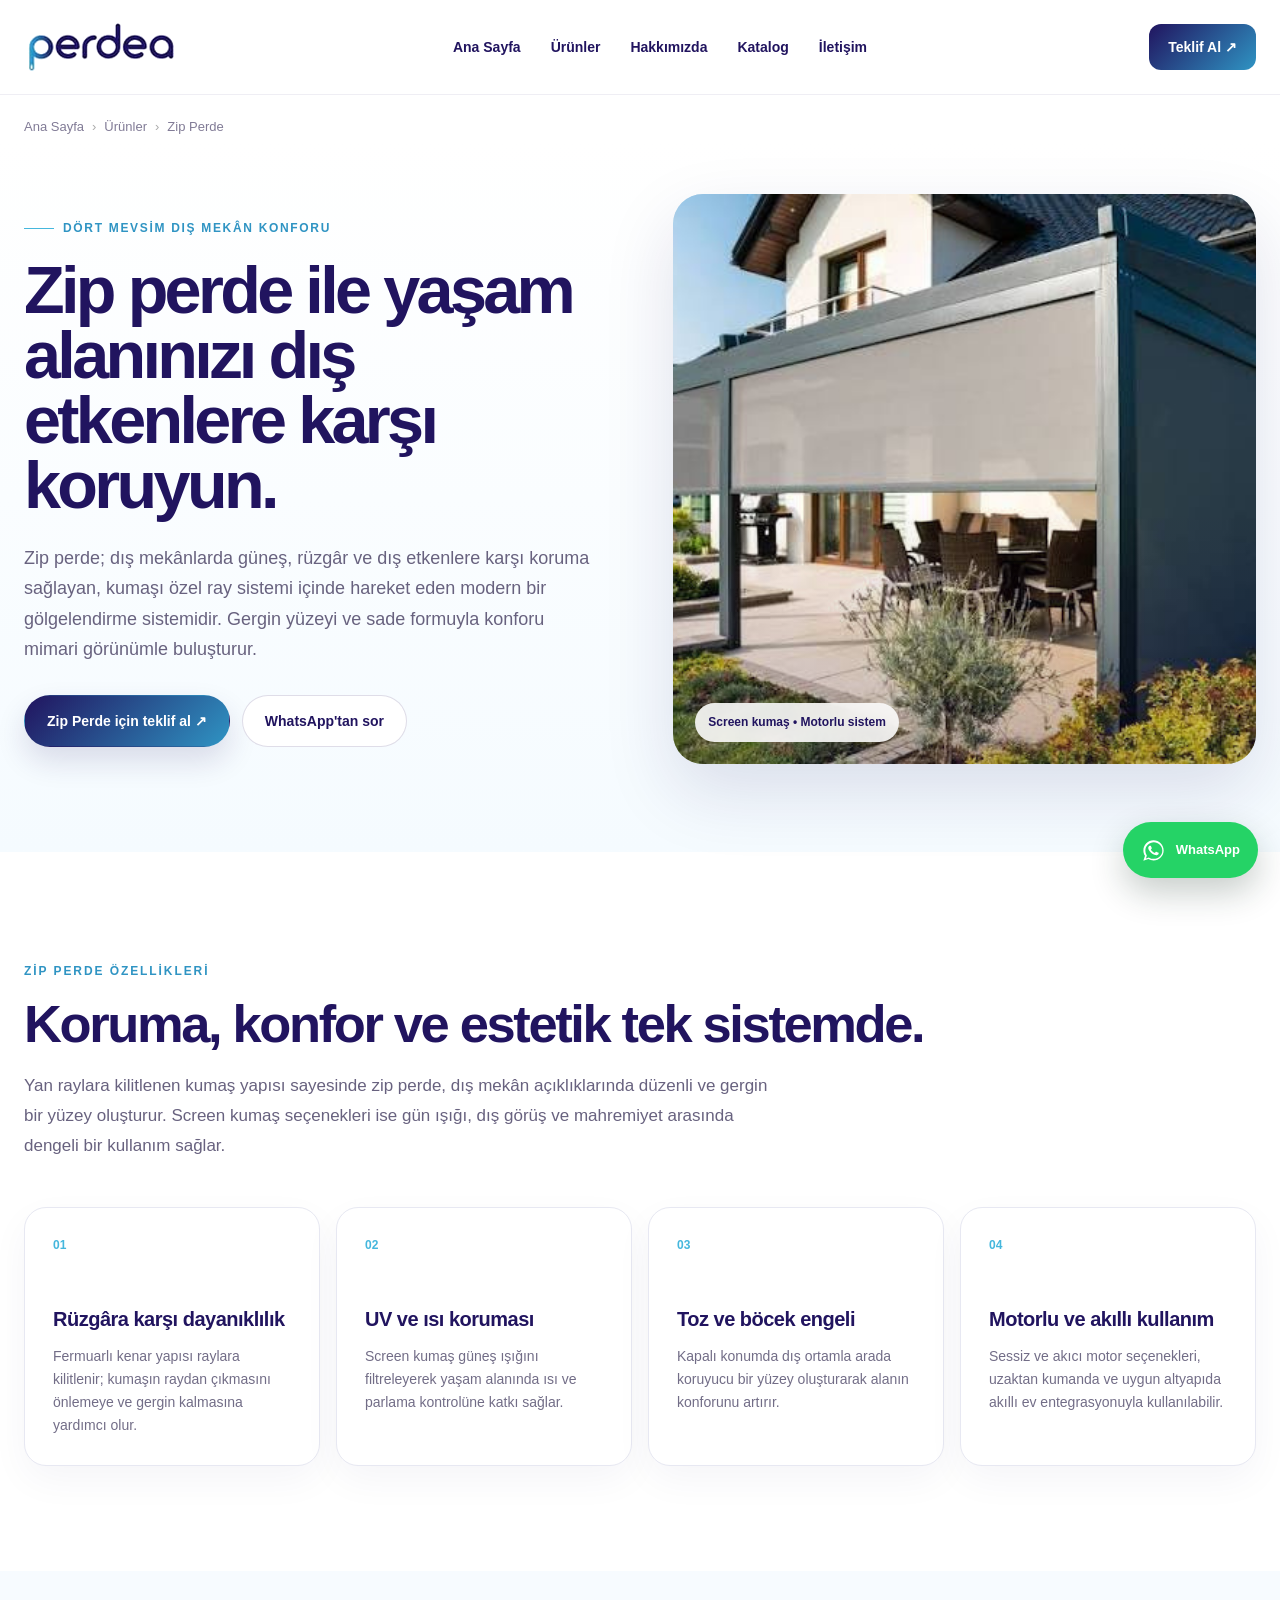
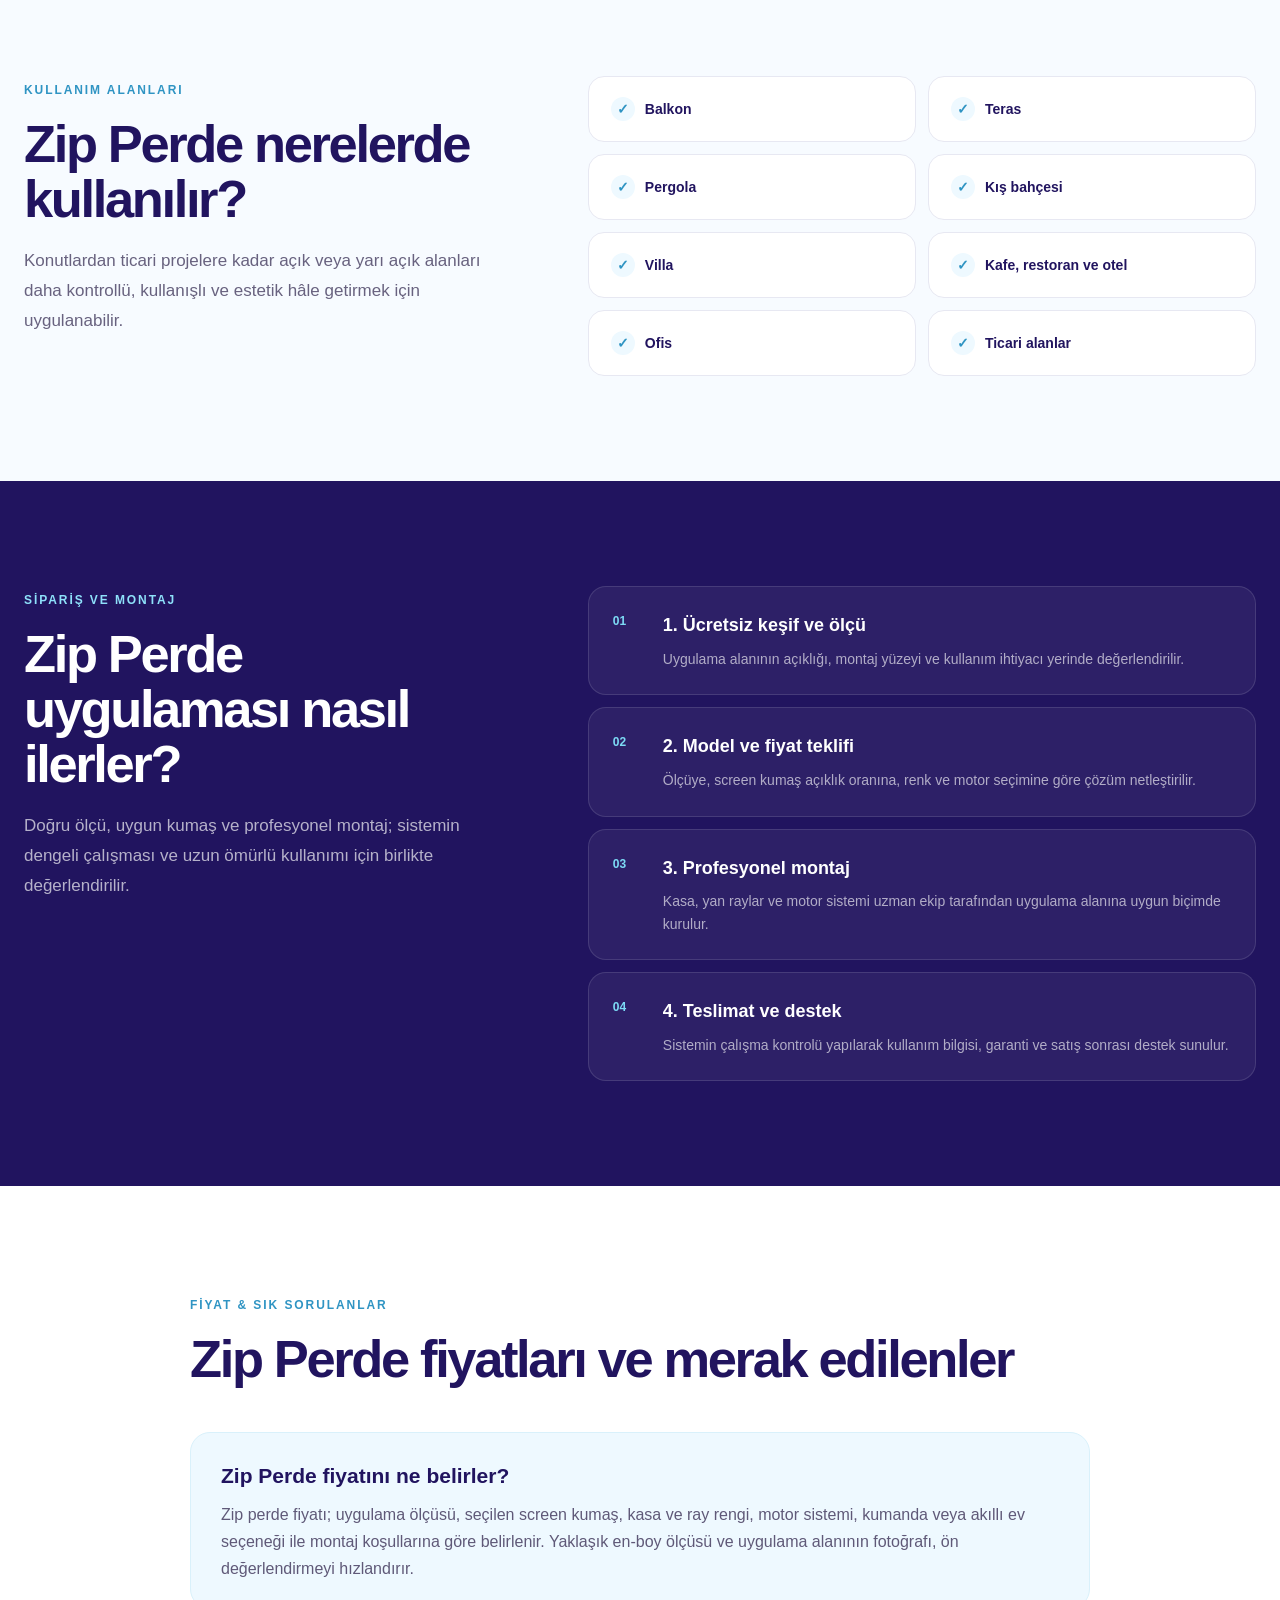
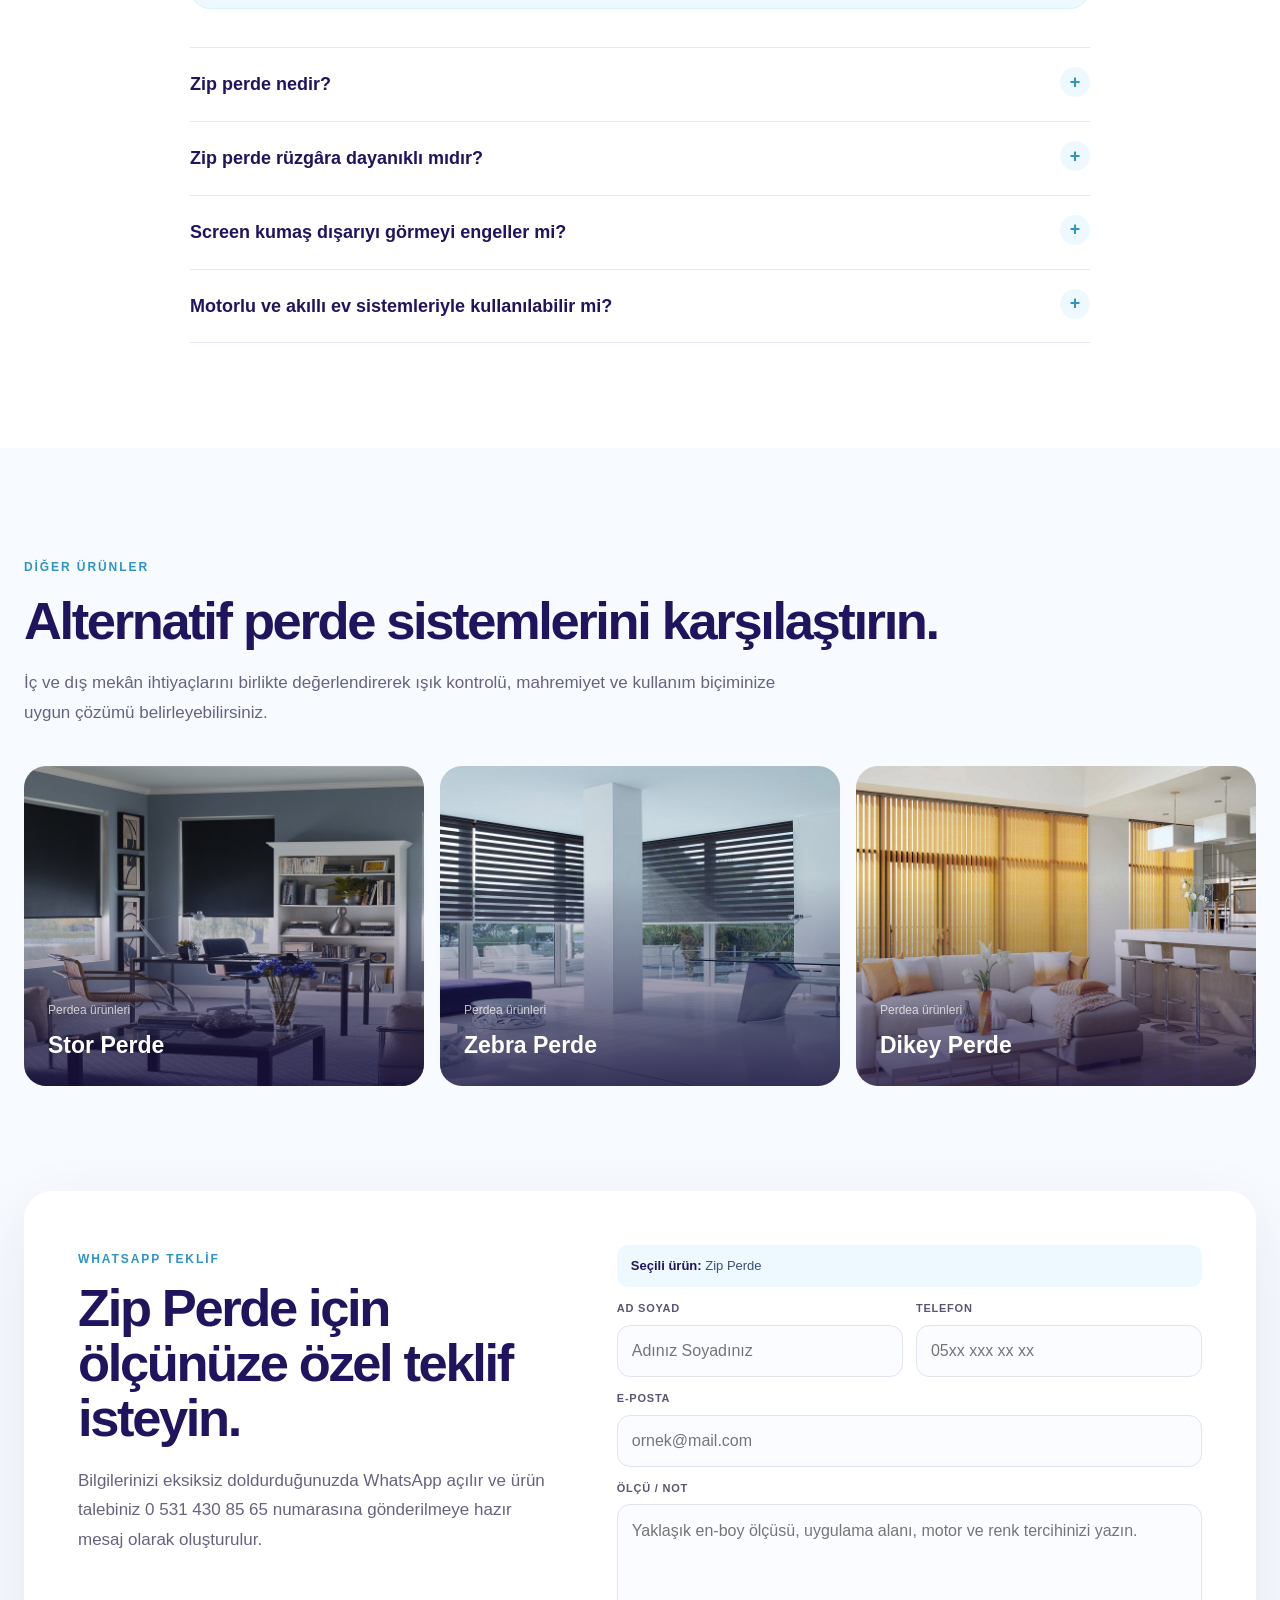
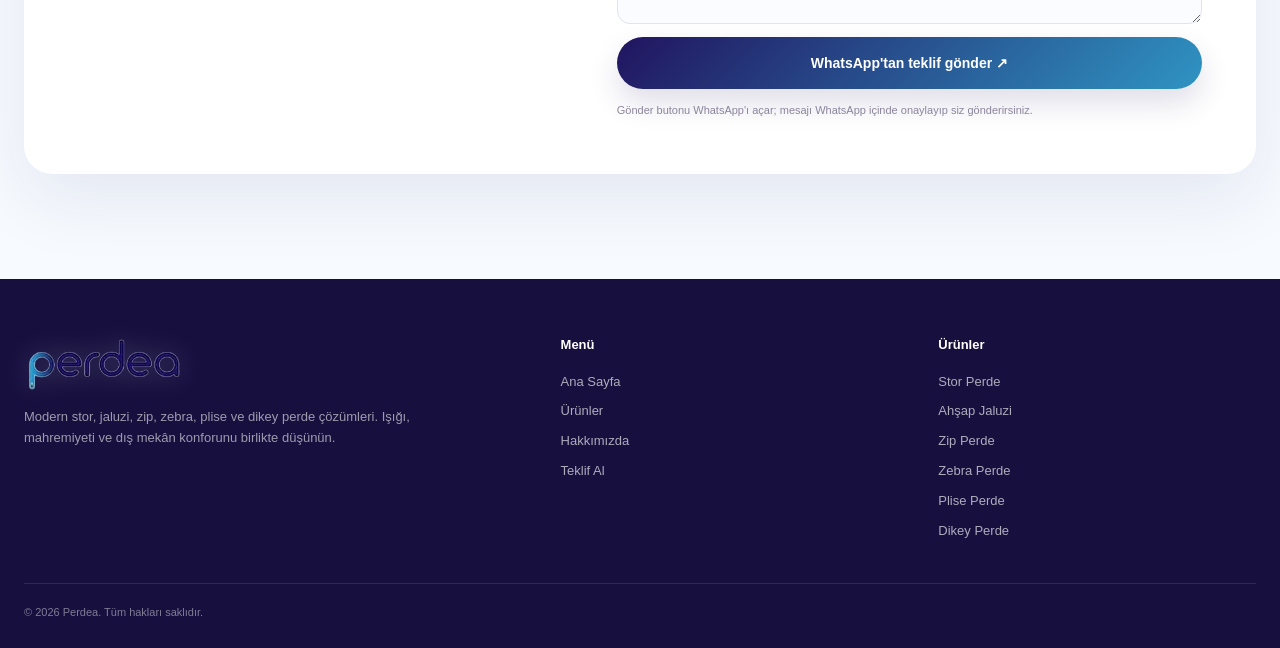
<file: zip-perde/index.html>
<!doctype html>
<html lang="tr">
<head>
  <meta charset="utf-8">
  <meta name="viewport" content="width=device-width,initial-scale=1">
  <title>Zip Perde Sistemleri ve Modelleri | Perdea</title>
  <meta name="description" content="Perdea zip perde sistemleri; dış mekânlarda rüzgâr, güneş ve dış etkenlere karşı koruma, screen kumaş ve motorlu kullanım seçenekleri sunar. Teklif alın.">
  <meta name="robots" content="index,follow,max-image-preview:large,max-snippet:-1,max-video-preview:-1">
  <meta name="theme-color" content="#21145f">
  <meta property="og:type" content="website">
  <meta property="og:locale" content="tr_TR">
  <meta property="og:site_name" content="Perdea">
  <meta property="og:title" content="Zip Perde Sistemleri ve Modelleri | Perdea">
  <meta property="og:description" content="Dış mekânlarda rüzgâr, güneş ve dış etkenlere karşı modern, dayanıklı ve motorlu zip perde çözümleri.">
  <meta name="twitter:card" content="summary_large_image">
  <meta name="twitter:title" content="Zip Perde Sistemleri ve Modelleri | Perdea">
  <meta name="twitter:description" content="Dış mekânlar için screen kumaşlı, motorlu ve akıllı ev uyumlu zip perde çözümleri.">
  <!-- Canlı alan adı kesinleştiğinde bu sayfaya canonical URL ve mutlak og:image ekleyin. -->
  <link rel="stylesheet" href="../assets/product-pages.css">
  <script type="application/ld+json">{"@context":"https://schema.org","@type":"Product","name":"Zip Perde","description":"Perdea zip perde sistemleri; dış mekânlarda rüzgâr, güneş ve dış etkenlere karşı koruma, screen kumaş ve motorlu kullanım seçenekleri sunar.","brand":{"@type":"Brand","name":"Perdea"},"category":"Dış Mekân Perde Sistemleri"}</script>
  <script type="application/ld+json">{"@context":"https://schema.org","@type":"FAQPage","mainEntity":[{"@type":"Question","name":"Zip perde nedir?","acceptedAnswer":{"@type":"Answer","text":"Zip perde; kumaşı özel yan raylar içinde hareket eden, dış mekânlarda güneş, rüzgâr ve dış etkenlere karşı koruma sağlayan modern bir gölgelendirme sistemidir."}},{"@type":"Question","name":"Zip perde rüzgâra dayanıklı mıdır?","acceptedAnswer":{"@type":"Answer","text":"Kumaşın kenarındaki fermuarlı yapı yan raylara kilitlendiği için sistem rüzgâr altında gerginliğini korur. Uygun sistem seçimi; ölçüye, montaj yüzeyine ve kullanım alanına göre yapılır."}},{"@type":"Question","name":"Screen kumaş dışarıyı görmeyi engeller mi?","acceptedAnswer":{"@type":"Answer","text":"Screen kumaş güneş ışığını filtrelerken dışarıyla görsel bağı korumaya yardımcı olur. Açıklık oranına göre ışık kontrolü ve mahremiyet dengesi değişir."}},{"@type":"Question","name":"Zip perde motorlu ve akıllı ev sistemleriyle kullanılabilir mi?","acceptedAnswer":{"@type":"Answer","text":"Evet. Motorlu kullanım, uzaktan kumanda ve uygun altyapıda akıllı ev sistemleriyle entegrasyon seçenekleri değerlendirilebilir."}}]}</script>
  <script type="application/ld+json">{"@context":"https://schema.org","@type":"BreadcrumbList","itemListElement":[{"@type":"ListItem","position":1,"name":"Ana Sayfa"},{"@type":"ListItem","position":2,"name":"Ürünler"},{"@type":"ListItem","position":3,"name":"Zip Perde"}]}</script>
</head>
<body>
<header class="site-header">
  <div class="shell nav">
    <a class="brand" href="../index.html#ana-sayfa" aria-label="Perdea ana sayfa"><img src="../assets/perdea-logo.png" alt="Perdea"></a>
    <nav class="nav-links" id="site-navigation" aria-label="Ana menü"><a href="../index.html#ana-sayfa">Ana Sayfa</a><a href="../index.html#urunler">Ürünler</a><a href="../index.html#hakkimizda">Hakkımızda</a><a href="../index.html#katalog">Katalog</a><a href="../iletisim/">İletişim</a><a class="mobile-nav-cta" href="#teklif">Teklif Al ↗</a></nav>
    <a class="nav-cta" href="#teklif">Teklif Al ↗</a>
    <button class="menu-btn" type="button" aria-label="Menüyü aç" aria-expanded="false" aria-controls="site-navigation">☰</button>
  </div>
</header>
<main>
  <div class="shell breadcrumb" aria-label="Breadcrumb"><ol><li><a href="../index.html">Ana Sayfa</a></li><li><a href="../index.html#urunler">Ürünler</a></li><li aria-current="page">Zip Perde</li></ol></div>
  <section class="product-hero">
    <div class="shell hero-grid">
      <div>
        <span class="eyebrow">Dört mevsim dış mekân konforu</span>
        <h1>Zip perde ile yaşam alanınızı dış etkenlere karşı koruyun.</h1>
        <p class="hero-lead">Zip perde; dış mekânlarda güneş, rüzgâr ve dış etkenlere karşı koruma sağlayan, kumaşı özel ray sistemi içinde hareket eden modern bir gölgelendirme sistemidir. Gergin yüzeyi ve sade formuyla konforu mimari görünümle buluşturur.</p>
        <div class="hero-actions"><a class="btn primary" href="#teklif">Zip Perde için teklif al ↗</a><a class="btn secondary" href="https://wa.me/905314308565?text=Merhaba%20Perdea%2C%20Zip%20Perde%20hakk%C4%B1nda%20bilgi%20almak%20istiyorum." target="_blank" rel="noopener noreferrer">WhatsApp'tan sor</a></div>
      </div>
      <div class="hero-media"><img src="../assets/zip-perde.jpg" alt="Pergolada uygulanan Perdea Zip Perde sistemi" fetchpriority="high"><span class="hero-chip">Screen kumaş • Motorlu sistem</span></div>
    </div>
  </section>

  <section class="section">
    <div class="shell">
      <span class="kicker">Zip Perde özellikleri</span>
      <h2>Koruma, konfor ve estetik tek sistemde.</h2>
      <p class="intro">Yan raylara kilitlenen kumaş yapısı sayesinde zip perde, dış mekân açıklıklarında düzenli ve gergin bir yüzey oluşturur. Screen kumaş seçenekleri ise gün ışığı, dış görüş ve mahremiyet arasında dengeli bir kullanım sağlar.</p>
      <div class="benefit-grid"><article class="benefit"><span class="num">01</span><h3>Rüzgâra karşı dayanıklılık</h3><p>Fermuarlı kenar yapısı raylara kilitlenir; kumaşın raydan çıkmasını önlemeye ve gergin kalmasına yardımcı olur.</p></article><article class="benefit"><span class="num">02</span><h3>UV ve ısı koruması</h3><p>Screen kumaş güneş ışığını filtreleyerek yaşam alanında ısı ve parlama kontrolüne katkı sağlar.</p></article><article class="benefit"><span class="num">03</span><h3>Toz ve böcek engeli</h3><p>Kapalı konumda dış ortamla arada koruyucu bir yüzey oluşturarak alanın konforunu artırır.</p></article><article class="benefit"><span class="num">04</span><h3>Motorlu ve akıllı kullanım</h3><p>Sessiz ve akıcı motor seçenekleri, uzaktan kumanda ve uygun altyapıda akıllı ev entegrasyonuyla kullanılabilir.</p></article></div>
    </div>
  </section>

  <section class="section alt">
    <div class="shell two-col">
      <div><span class="kicker">Kullanım alanları</span><h2>Zip Perde nerelerde kullanılır?</h2><p class="intro">Konutlardan ticari projelere kadar açık veya yarı açık alanları daha kontrollü, kullanışlı ve estetik hâle getirmek için uygulanabilir.</p></div>
      <div class="use-list"><div class="use-item">Balkon</div><div class="use-item">Teras</div><div class="use-item">Pergola</div><div class="use-item">Kış bahçesi</div><div class="use-item">Villa</div><div class="use-item">Kafe, restoran ve otel</div><div class="use-item">Ofis</div><div class="use-item">Ticari alanlar</div></div>
    </div>
  </section>

  <section class="section dark">
    <div class="shell two-col">
      <div><span class="kicker">Sipariş ve montaj</span><h2>Zip Perde uygulaması nasıl ilerler?</h2><p class="intro">Doğru ölçü, uygun kumaş ve profesyonel montaj; sistemin dengeli çalışması ve uzun ömürlü kullanımı için birlikte değerlendirilir.</p></div>
      <div class="guide"><article class="guide-item"><h3>1. Ücretsiz keşif ve ölçü</h3><p>Uygulama alanının açıklığı, montaj yüzeyi ve kullanım ihtiyacı yerinde değerlendirilir.</p></article><article class="guide-item"><h3>2. Model ve fiyat teklifi</h3><p>Ölçüye, screen kumaş açıklık oranına, renk ve motor seçimine göre çözüm netleştirilir.</p></article><article class="guide-item"><h3>3. Profesyonel montaj</h3><p>Kasa, yan raylar ve motor sistemi uzman ekip tarafından uygulama alanına uygun biçimde kurulur.</p></article><article class="guide-item"><h3>4. Teslimat ve destek</h3><p>Sistemin çalışma kontrolü yapılarak kullanım bilgisi, garanti ve satış sonrası destek sunulur.</p></article></div>
    </div>
  </section>

  <section class="section">
    <div class="shell faq-wrap">
      <span class="kicker">Fiyat & sık sorulanlar</span>
      <h2>Zip Perde fiyatları ve merak edilenler</h2>
      <div class="price-box"><h3>Zip Perde fiyatını ne belirler?</h3><p>Zip perde fiyatı; uygulama ölçüsü, seçilen screen kumaş, kasa ve ray rengi, motor sistemi, kumanda veya akıllı ev seçeneği ile montaj koşullarına göre belirlenir. Yaklaşık en-boy ölçüsü ve uygulama alanının fotoğrafı, ön değerlendirmeyi hızlandırır.</p></div>
      <div class="faq" style="margin-top:38px"><details><summary>Zip perde nedir?</summary><p>Zip perde; kumaşı özel yan raylar içinde hareket eden, dış mekânlarda güneş, rüzgâr ve dış etkenlere karşı koruma sağlayan modern bir gölgelendirme sistemidir.</p></details><details><summary>Zip perde rüzgâra dayanıklı mıdır?</summary><p>Kumaşın kenarındaki fermuarlı yapı yan raylara kilitlendiği için sistem rüzgâr altında gerginliğini korur. Uygun sistem seçimi; ölçüye, montaj yüzeyine ve kullanım alanına göre yapılır.</p></details><details><summary>Screen kumaş dışarıyı görmeyi engeller mi?</summary><p>Screen kumaş güneş ışığını filtrelerken dışarıyla görsel bağı korumaya yardımcı olur. Açıklık oranına göre ışık kontrolü ve mahremiyet dengesi değişir.</p></details><details><summary>Motorlu ve akıllı ev sistemleriyle kullanılabilir mi?</summary><p>Evet. Motorlu kullanım, uzaktan kumanda ve uygun altyapıda akıllı ev sistemleriyle entegrasyon seçenekleri değerlendirilebilir.</p></details></div>
    </div>
  </section>

  <section class="section alt">
    <div class="shell"><span class="kicker">Diğer ürünler</span><h2>Alternatif perde sistemlerini karşılaştırın.</h2><p class="intro">İç ve dış mekân ihtiyaçlarını birlikte değerlendirerek ışık kontrolü, mahremiyet ve kullanım biçiminize uygun çözümü belirleyebilirsiniz.</p><div class="related-grid"><a class="related" href="../stor-perde/" aria-label="Stor Perde sayfasını incele"><img src="../assets/stor.jpg" alt="Stor Perde uygulaması" loading="lazy"><div class="related-copy"><span>Perdea ürünleri</span><h3>Stor Perde</h3></div></a><a class="related" href="../zebra-perde/" aria-label="Zebra Perde sayfasını incele"><img src="../assets/zebra.jpg" alt="Zebra Perde uygulaması" loading="lazy"><div class="related-copy"><span>Perdea ürünleri</span><h3>Zebra Perde</h3></div></a><a class="related" href="../dikey-perde/" aria-label="Dikey Perde sayfasını incele"><img src="../assets/dikey.jpg" alt="Dikey Perde uygulaması" loading="lazy"><div class="related-copy"><span>Perdea ürünleri</span><h3>Dikey Perde</h3></div></a></div></div>
  </section>

  <section class="section alt" id="teklif" style="padding-top:0">
    <div class="shell contact-card">
      <div><span class="kicker">WhatsApp teklif</span><h2>Zip Perde için ölçünüze özel teklif isteyin.</h2><p class="intro">Bilgilerinizi eksiksiz doldurduğunuzda WhatsApp açılır ve ürün talebiniz 0 531 430 85 65 numarasına gönderilmeye hazır mesaj olarak oluşturulur.</p></div>
      <form class="form product-quote-form" data-product="Zip Perde">
        <div class="form-product"><strong>Seçili ürün:</strong> Zip Perde</div>
        <div class="field"><label for="name-zip-perde">AD SOYAD</label><input id="name-zip-perde" name="name" required autocomplete="name" placeholder="Adınız Soyadınız"></div>
        <div class="field"><label for="phone-zip-perde">TELEFON</label><input id="phone-zip-perde" name="phone" type="tel" required autocomplete="tel" placeholder="05xx xxx xx xx"></div>
        <div class="field full"><label for="email-zip-perde">E-POSTA</label><input id="email-zip-perde" name="email" type="email" required autocomplete="email" placeholder="ornek@mail.com"></div>
        <div class="field full"><label for="message-zip-perde">ÖLÇÜ / NOT</label><textarea id="message-zip-perde" name="message" required placeholder="Yaklaşık en-boy ölçüsü, uygulama alanı, motor ve renk tercihinizi yazın."></textarea></div>
        <button class="btn primary form-submit" type="submit">WhatsApp'tan teklif gönder ↗</button>
        <p class="form-note">Gönder butonu WhatsApp'ı açar; mesajı WhatsApp içinde onaylayıp siz gönderirsiniz.</p>
      </form>
    </div>
  </section>
</main>
<footer class="footer">
  <div class="shell"><div class="footer-grid"><div class="footer-brand"><img src="../assets/perdea-logo.png" alt="Perdea"><p>Modern stor, jaluzi, zip, zebra, plise ve dikey perde çözümleri. Işığı, mahremiyeti ve dış mekân konforunu birlikte düşünün.</p></div><div><h4>Menü</h4><div class="footer-links"><a href="../index.html">Ana Sayfa</a><a href="../index.html#urunler">Ürünler</a><a href="../index.html#hakkimizda">Hakkımızda</a><a href="../index.html#iletisim">Teklif Al</a></div></div><div><h4>Ürünler</h4><div class="footer-links"><a href="../stor-perde/">Stor Perde</a><a href="../ahsap-jaluzi-perde/">Ahşap Jaluzi</a><a href="../zip-perde/">Zip Perde</a><a href="../zebra-perde/">Zebra Perde</a><a href="../plise-perde/">Plise Perde</a><a href="../dikey-perde/">Dikey Perde</a></div></div></div><div class="footer-bottom">© 2026 Perdea. Tüm hakları saklıdır.</div></div>
</footer>
<a class="whatsapp" href="https://wa.me/905314308565?text=Merhaba%20Perdea%2C%20Zip%20Perde%20hakk%C4%B1nda%20bilgi%20almak%20istiyorum." target="_blank" rel="noopener noreferrer" aria-label="Perdea WhatsApp"><svg viewBox="0 0 32 32" aria-hidden="true"><path fill="currentColor" d="M16.04 3C8.87 3 3.04 8.77 3.04 15.86c0 2.48.72 4.9 2.08 6.97L3 29l6.34-2.03a13.12 13.12 0 0 0 6.69 1.84h.01C23.2 28.81 29 23.05 29 15.95 29 8.84 23.2 3 16.04 3Zm0 23.64h-.01a10.92 10.92 0 0 1-5.57-1.52l-.4-.24-3.76 1.2 1.23-3.63-.26-.41a10.68 10.68 0 0 1-1.68-5.78c0-5.9 4.86-10.7 10.84-10.7 5.98 0 10.84 4.8 10.84 10.7 0 5.9-4.86 10.38-10.84 10.38Zm5.94-8.07c-.33-.16-1.93-.94-2.23-1.05-.3-.1-.52-.16-.74.16-.22.33-.85 1.05-1.04 1.26-.19.22-.38.24-.71.08-.33-.16-1.39-.51-2.65-1.62a9.8 9.8 0 0 1-1.84-2.27c-.19-.33-.02-.5.14-.66.15-.15.33-.38.49-.57.16-.19.22-.33.33-.55.11-.22.05-.41-.03-.57-.08-.16-.74-1.76-1.01-2.42-.27-.64-.54-.56-.74-.57h-.63c-.22 0-.57.08-.87.41-.3.33-1.15 1.11-1.15 2.71s1.18 3.15 1.34 3.37c.16.22 2.32 3.5 5.62 4.91.79.34 1.4.54 1.88.69.79.25 1.5.21 2.07.13.63-.09 1.93-.78 2.2-1.54.27-.76.27-1.41.19-1.54-.08-.14-.3-.22-.63-.38Z"/></svg><span>WhatsApp</span></a>
<div class="toast" role="status">WhatsApp açılıyor…</div>
<script src="../assets/product-pages.js"></script>
</body>
</html>
</file>
<file: assets/product-pages.css>
:root{--ink:#21145f;--indigo:#21145f;--blue:#2f94c3;--cyan:#45b7dd;--ice:#eef9ff;--muted:#68627f;--line:#e7e8f2;--paper:#fff;--wa:#25d366}
*{box-sizing:border-box}html{scroll-behavior:smooth}body{margin:0;font-family:Arial,Helvetica,sans-serif;color:var(--ink);background:#fff;line-height:1.6}a{color:inherit;text-decoration:none}img{max-width:100%;display:block}button,input,textarea{font:inherit}.shell{width:min(1280px,calc(100% - 48px));margin:auto}
.site-header{position:sticky;top:0;z-index:50;padding:14px 0;background:rgba(255,255,255,.88);border-bottom:1px solid rgba(33,20,95,.07);backdrop-filter:blur(16px);-webkit-backdrop-filter:blur(16px)}.nav{min-height:66px;display:grid;grid-template-columns:220px 1fr 180px;align-items:center;gap:24px}.brand img{width:154px;height:auto}.nav-links{justify-self:center;display:flex;gap:30px;font-size:14px;font-weight:600}.nav-links a:hover{color:var(--blue)}.nav-cta{justify-self:end;padding:12px 19px;border-radius:12px;background:linear-gradient(135deg,var(--indigo),var(--blue));color:#fff;font-size:14px;font-weight:700}.menu-btn{display:none;border:0;background:#f1f0f8;color:var(--ink);width:42px;height:42px;border-radius:10px}
.breadcrumb{padding:22px 0 4px;color:#817b96;font-size:13px}.breadcrumb ol{list-style:none;padding:0;margin:0;display:flex;gap:8px;flex-wrap:wrap}.breadcrumb li:not(:last-child)::after{content:'›';margin-left:8px;color:#aaa}
.product-hero{padding:52px 0 88px;background:linear-gradient(180deg,#fff 0%,#f5fbff 100%)}.hero-grid{display:grid;grid-template-columns:1fr 1.02fr;gap:78px;align-items:center}.eyebrow{display:inline-flex;align-items:center;gap:9px;color:var(--blue);font-size:12px;font-weight:800;letter-spacing:.14em;text-transform:uppercase}.eyebrow:before{content:'';width:30px;height:1px;background:var(--cyan)}h1{margin:20px 0 24px;font-size:clamp(46px,5.2vw,76px);line-height:.98;letter-spacing:-.055em;font-weight:650}.hero-lead{margin:0;color:var(--muted);font-size:18px;line-height:1.7;max-width:650px}.hero-actions{display:flex;gap:12px;flex-wrap:wrap;margin-top:30px}.btn{min-height:52px;padding:0 22px;border-radius:999px;display:inline-flex;align-items:center;justify-content:center;gap:9px;font-size:14px;font-weight:700;border:1px solid rgba(33,20,95,.14)}.btn.primary{color:#fff;border-color:transparent;background:linear-gradient(135deg,var(--indigo),var(--blue));box-shadow:0 14px 30px rgba(33,20,95,.14)}.btn.secondary{background:#fff}.hero-media{position:relative;min-height:570px;border-radius:30px;overflow:hidden;box-shadow:0 28px 70px rgba(33,20,95,.13);background:#dcebf3}.hero-media img{position:absolute;inset:0;width:100%;height:100%;object-fit:cover}.hero-media:after{content:'';position:absolute;inset:0;background:linear-gradient(180deg,transparent 55%,rgba(20,14,62,.24))}.hero-chip{position:absolute;z-index:2;left:22px;bottom:22px;padding:10px 13px;border-radius:999px;background:rgba(255,255,255,.88);backdrop-filter:blur(8px);font-size:12px;font-weight:700;color:var(--ink)}
.section{padding:105px 0}.section.alt{background:#f7fbff}.section.dark{background:var(--indigo);color:#fff}.kicker{color:var(--blue);font-size:12px;font-weight:800;letter-spacing:.16em;text-transform:uppercase}.dark .kicker{color:#8ee1fa}.section h2{margin:14px 0 20px;font-size:clamp(36px,4.1vw,58px);line-height:1.05;letter-spacing:-.045em}.intro{max-width:760px;color:var(--muted);font-size:17px;line-height:1.75}.dark .intro{color:rgba(255,255,255,.67)}
.benefit-grid{display:grid;grid-template-columns:repeat(4,1fr);gap:16px;margin-top:46px}.benefit{padding:28px;border:1px solid var(--line);border-radius:22px;background:#fff;min-height:225px;box-shadow:0 14px 38px rgba(33,20,95,.045)}.benefit .num{display:block;margin-bottom:48px;color:var(--cyan);font-weight:800;font-size:12px}.benefit h3{margin:0 0 10px;font-size:20px;letter-spacing:-.025em}.benefit p{margin:0;color:#726d87;font-size:14px;line-height:1.65}
.two-col{display:grid;grid-template-columns:.84fr 1.16fr;gap:80px;align-items:start}.use-list{display:grid;grid-template-columns:1fr 1fr;gap:12px}.use-item{padding:20px 22px;border-radius:16px;background:#fff;border:1px solid var(--line);font-weight:700;font-size:14px}.use-item:before{content:'✓';display:inline-grid;place-items:center;width:24px;height:24px;margin-right:10px;border-radius:50%;background:var(--ice);color:var(--blue)}
.guide{counter-reset:steps;display:grid;gap:12px}.guide-item{position:relative;padding:24px 24px 24px 74px;border:1px solid rgba(255,255,255,.12);border-radius:18px;background:rgba(255,255,255,.055)}.guide-item:before{counter-increment:steps;content:counter(steps,decimal-leading-zero);position:absolute;left:24px;top:25px;color:#7ddbf5;font-size:12px;font-weight:800}.guide-item h3{margin:0 0 8px;font-size:18px}.guide-item p{margin:0;color:rgba(255,255,255,.63);font-size:14px;line-height:1.6}
.price-box{margin-top:46px;padding:26px 30px;border-radius:20px;background:#eef9ff;border:1px solid #d9f1fb}.price-box h3{margin:0 0 8px;font-size:21px}.price-box p{margin:0;color:#5f5978;line-height:1.7}
.faq-wrap{max-width:900px}.faq{border-top:1px solid var(--line)}.faq details{border-bottom:1px solid var(--line)}.faq summary{cursor:pointer;list-style:none;padding:22px 40px 22px 0;font-size:18px;font-weight:700;position:relative}.faq summary::-webkit-details-marker{display:none}.faq summary:after{content:'+';position:absolute;right:0;top:19px;width:30px;height:30px;display:grid;place-items:center;border-radius:50%;background:var(--ice);color:var(--blue)}.faq details[open] summary:after{content:'−'}.faq p{margin:0;padding:0 48px 24px 0;color:#706a86;line-height:1.75}
.related-grid{display:grid;grid-template-columns:repeat(3,1fr);gap:16px;margin-top:38px}.related{position:relative;min-height:320px;border-radius:22px;overflow:hidden;background:#eee}.related img{position:absolute;inset:0;width:100%;height:100%;object-fit:cover;transition:transform .55s ease}.related:hover img{transform:scale(1.035)}.related:after{content:'';position:absolute;inset:0;background:linear-gradient(180deg,transparent 35%,rgba(23,15,62,.8))}.related-copy{position:absolute;z-index:2;left:24px;right:24px;bottom:22px;color:#fff}.related-copy span{font-size:12px;color:rgba(255,255,255,.72)}.related-copy h3{margin:5px 0 0;font-size:23px}
.contact-card{display:grid;grid-template-columns:.9fr 1.1fr;gap:60px;padding:54px;border-radius:28px;background:#fff;box-shadow:0 25px 70px rgba(33,20,95,.09)}.contact-card h2{margin-top:10px}.form{display:grid;grid-template-columns:1fr 1fr;gap:13px}.field{display:flex;flex-direction:column;gap:7px}.field.full{grid-column:1/-1}.field label{font-size:11px;font-weight:800;letter-spacing:.07em;color:#5a5572}.field input,.field textarea{width:100%;border:1px solid #e1e3ee;border-radius:13px;background:#fbfcff;color:var(--ink);outline:0}.field input{height:52px;padding:0 14px}.field textarea{min-height:120px;padding:13px 14px;resize:vertical}.field input:focus,.field textarea:focus{border-color:var(--cyan);box-shadow:0 0 0 3px rgba(69,183,221,.10)}.form-submit{grid-column:1/-1;border:0;cursor:pointer}.form-note{grid-column:1/-1;margin:0;font-size:11px;color:#8b859b}.form-product{grid-column:1/-1;padding:11px 14px;border-radius:11px;background:var(--ice);font-size:13px;color:#3b4e77}.form-product strong{color:var(--ink)}
.footer{padding:56px 0 26px;background:#17103f;color:#fff}.footer-grid{display:grid;grid-template-columns:1.2fr .8fr .8fr;gap:60px}.footer-brand img{width:160px;filter:drop-shadow(0 0 14px rgba(255,255,255,.18))}.footer-brand p{max-width:420px;color:rgba(255,255,255,.58);font-size:13px}.footer h4{font-size:13px;margin:0 0 16px}.footer-links{display:grid;gap:9px;color:rgba(255,255,255,.65);font-size:13px}.footer-links a:hover{color:#fff}.footer-bottom{margin-top:42px;padding-top:20px;border-top:1px solid rgba(255,255,255,.10);color:rgba(255,255,255,.45);font-size:11px}
.whatsapp{position:fixed;right:22px;bottom:22px;z-index:60;display:inline-flex;align-items:center;gap:10px;height:56px;padding:0 18px;border-radius:999px;background:var(--wa);color:#fff;font-weight:800;font-size:13px;box-shadow:0 14px 34px rgba(22,45,32,.24)}.whatsapp svg{width:25px;height:25px}.toast{position:fixed;left:50%;bottom:24px;z-index:100;transform:translate(-50%,10px);padding:12px 16px;border-radius:12px;background:#17103f;color:#fff;opacity:0;pointer-events:none;font-size:13px;transition:.2s}.toast.show{opacity:1;transform:translate(-50%,0)}
@media(max-width:980px){.nav{grid-template-columns:1fr auto}.nav-links{position:absolute;top:82px;left:24px;right:24px;display:none;flex-direction:column;align-items:flex-start;gap:16px;padding:22px;border-radius:16px;background:#fff;box-shadow:0 20px 50px rgba(33,20,95,.15)}.nav-links.open{display:flex}.nav-cta{display:none}.menu-btn{display:block}.hero-grid,.two-col,.contact-card{grid-template-columns:1fr;gap:42px}.hero-media{min-height:500px}.benefit-grid{grid-template-columns:1fr 1fr}.related-grid{grid-template-columns:1fr 1fr}.footer-grid{grid-template-columns:1fr 1fr}.footer-brand{grid-column:1/-1}}
@media(max-width:640px){.shell{width:min(100% - 32px,1280px)}.site-header{padding:8px 0}.nav{min-height:58px}.brand img{width:132px}.product-hero{padding:34px 0 64px}h1{font-size:44px}.hero-lead{font-size:16px}.hero-media{min-height:390px;border-radius:22px}.section{padding:74px 0}.benefit-grid,.use-list,.related-grid,.form,.footer-grid{grid-template-columns:1fr}.benefit{min-height:0}.benefit .num{margin-bottom:28px}.contact-card{padding:28px 22px}.field.full,.form-submit,.form-note,.form-product{grid-column:auto}.whatsapp{right:15px;bottom:15px;width:54px;padding:0;justify-content:center}.whatsapp span{display:none}}

/* Responsive hardening shared by product and contact pages. */
body{overflow-x:hidden}.nav{position:relative}[id]{scroll-margin-top:96px}.hero-grid>*,.two-col>*,.contact-card>*,.form>*,.footer-grid>*{min-width:0}.field input,.field textarea{font-size:16px}.toast{width:max-content;max-width:calc(100vw - 32px);bottom:calc(24px + env(safe-area-inset-bottom));text-align:center}.nav-links .mobile-nav-cta{display:none}.whatsapp{bottom:calc(22px + env(safe-area-inset-bottom));transition:opacity .2s ease,transform .2s ease,box-shadow .2s ease}.whatsapp.is-hidden{opacity:0;transform:translateY(12px);pointer-events:none}
@media(max-width:980px){.nav-links{z-index:5;top:calc(100% + 8px);left:0;right:0;justify-self:stretch;align-items:stretch;gap:4px;padding:10px;max-height:calc(100dvh - 96px);overflow-y:auto;overscroll-behavior:contain}.nav-links a{display:flex;align-items:center;width:100%;min-height:44px;padding:0 10px;border-radius:8px}.nav-links a:hover{background:#f1f0f8}.nav-links .mobile-nav-cta{display:flex;justify-content:center;margin-top:4px;color:#fff;background:linear-gradient(135deg,var(--indigo),var(--blue));font-weight:700}.nav-links .mobile-nav-cta:hover{color:#fff;background:linear-gradient(135deg,var(--indigo),var(--blue))}.hero-grid,.two-col,.contact-card{gap:38px}}
@media(max-width:640px){.shell{width:calc(100% - 32px)}.breadcrumb{padding-top:16px}.product-hero{padding:28px 0 58px}h1{font-size:clamp(35px,10.8vw,44px);line-height:1.02}.section{padding:68px 0}.section h2{font-size:clamp(31px,9.7vw,42px);line-height:1.08}.hero-media{min-height:360px}.benefit{padding:22px}.guide-item{padding:22px 18px 22px 62px}.guide-item:before{left:20px;top:23px}.price-box{padding:22px 20px}.faq summary{padding-top:19px;padding-bottom:19px;font-size:16px;line-height:1.45}.faq summary:after{top:17px}.faq p{padding-right:30px}.related{min-height:290px}.contact-card{gap:32px}.footer{padding-top:48px}.whatsapp{right:12px;bottom:calc(12px + env(safe-area-inset-bottom));width:50px;height:50px;min-height:50px}.whatsapp svg{width:23px;height:23px}}
@media(max-width:420px){.shell{width:calc(100% - 24px)}.brand img{width:124px}.menu-btn{width:44px;height:44px}.product-hero{padding-top:22px}h1{font-size:clamp(32px,10.5vw,39px)}.eyebrow{font-size:11px;line-height:1.5}.hero-actions{display:grid}.hero-actions .btn{width:100%;padding:10px 16px;text-align:center}.hero-media{min-height:320px}.hero-chip{left:14px;right:14px;bottom:14px;text-align:center}.section{padding:60px 0}.section h2{font-size:clamp(29px,9.5vw,36px)}.intro{font-size:16px}.related{min-height:260px}.contact-card{padding:24px 16px}.price-box{margin-top:34px}.whatsapp{right:12px}.toast{max-width:calc(100vw - 24px)}}
</file>
